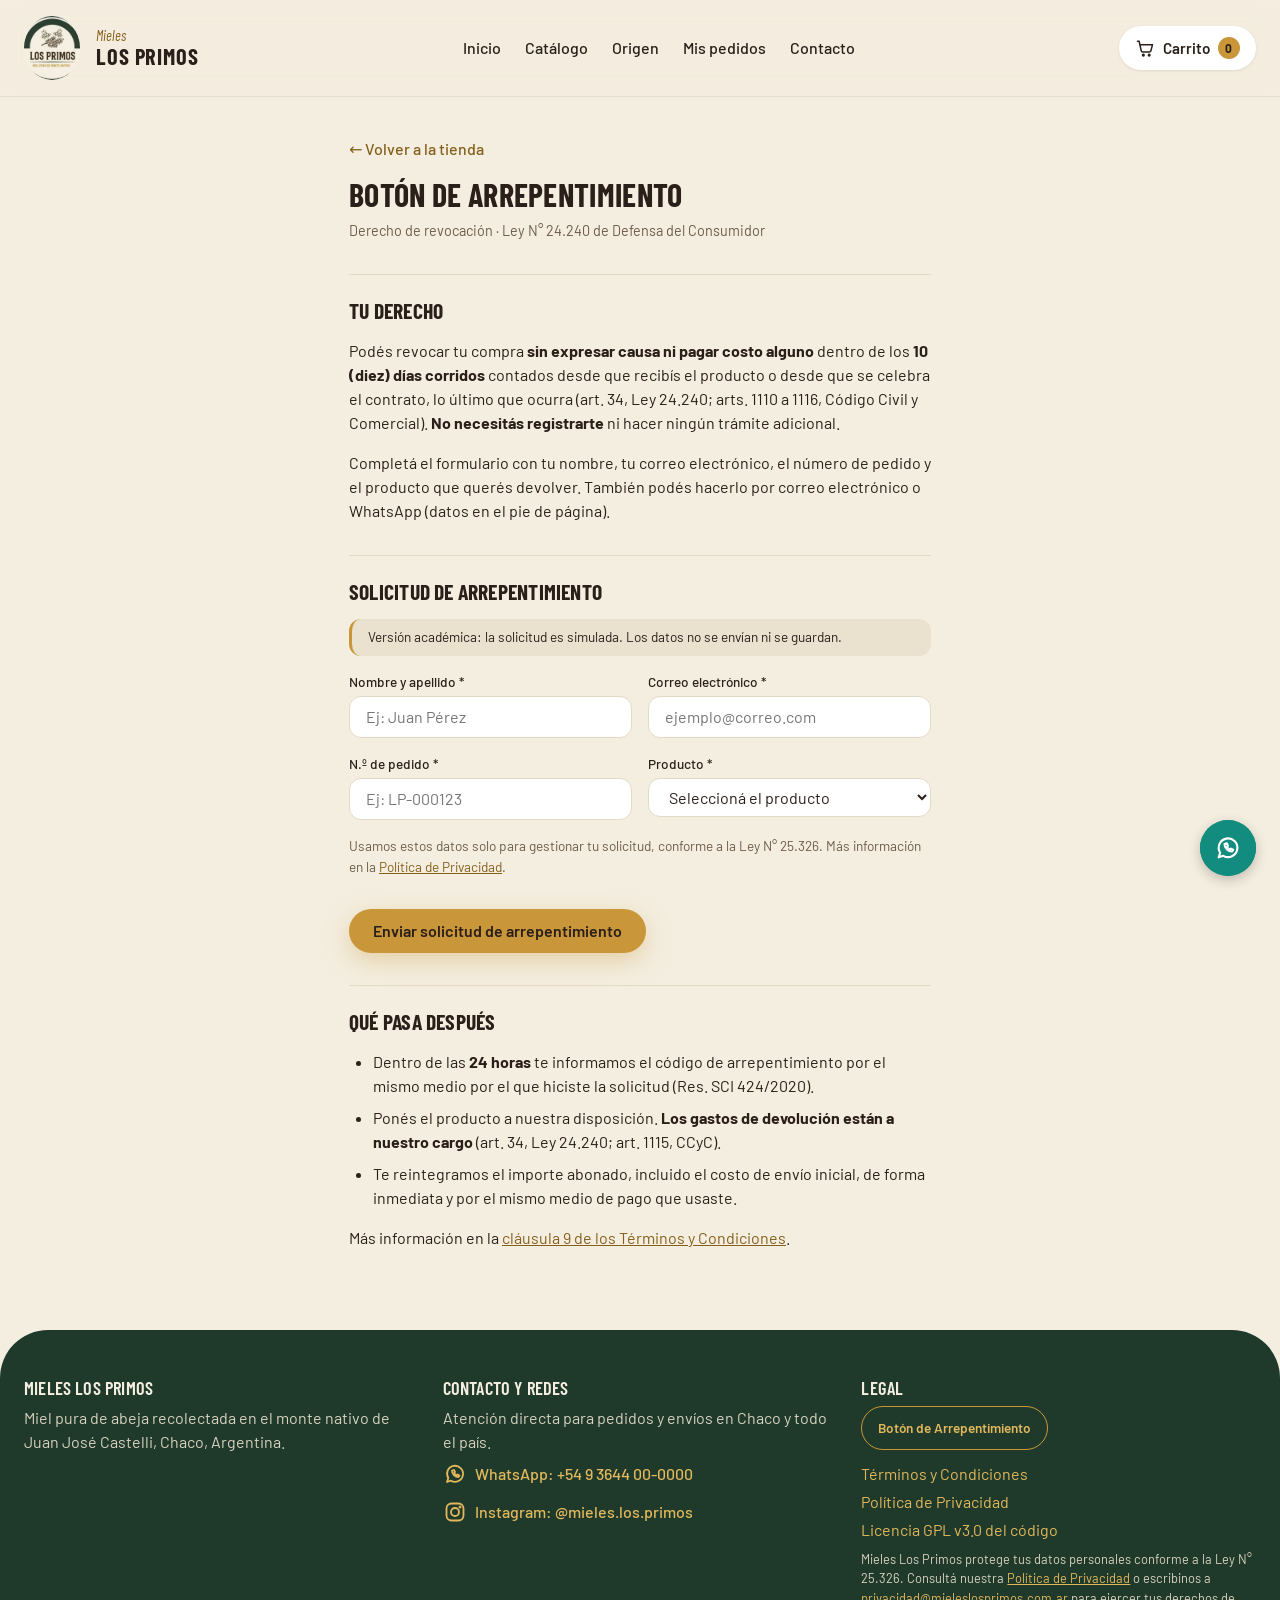
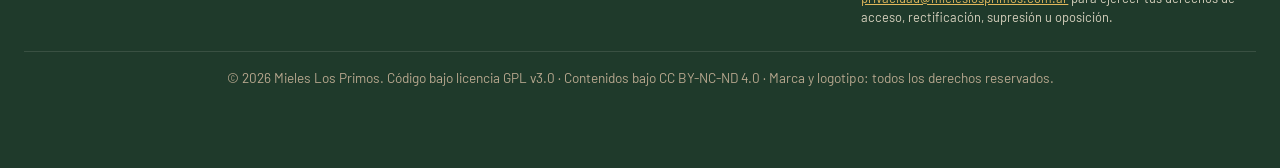
<file: arrepentimiento.html>
<!DOCTYPE html>
<html lang="es">
<head>
    <meta charset="UTF-8">
    <meta name="viewport" content="width=device-width, initial-scale=1.0">
    <title>Botón de Arrepentimiento - Mieles Los Primos</title>

    <!-- Fuentes: Barlow Condensed para títulos, Barlow para texto -->
    <link rel="preconnect" href="https://fonts.googleapis.com">
    <link rel="preconnect" href="https://fonts.gstatic.com" crossorigin>
    <link href="https://fonts.googleapis.com/css2?family=Barlow+Condensed:wght@500;600;700&family=Barlow:wght@400;500;600;700&display=swap" rel="stylesheet">

    <!-- Hoja de estilos -->
    <link rel="stylesheet" href="css/styles.css">

    <!-- Ícono de la pestaña (favicon) y de acceso directo en celulares -->
    <link rel="icon" type="image/png" sizes="32x32" href="img/favicon-32.png">
    <link rel="apple-touch-icon" href="img/apple-touch-icon.png">
</head>
<body>

    <!-- Encabezado: igual en todas las páginas. aria-current marca la página actual -->
    <header>
        <a href="index.html" class="header-logo">
            <img src="img/logo.webp" alt="" width="48" height="48">
            <span class="logo-texto">
                <span class="logo-marca">Mieles</span>
                <span class="logo-nombre">LOS PRIMOS</span>
            </span>
        </a>

        <nav>
            <ul>
                <li><a href="index.html">Inicio</a></li>
                <li><a href="catalogo.html">Catálogo</a></li>
                <li><a href="origen.html">Origen</a></li>
                <li><a href="pedidos.html">Mis pedidos</a></li>
                <li><a href="#contacto">Contacto</a></li>
            </ul>
        </nav>

        <div class="header-carrito">
            <a href="carrito.html" aria-label="Carrito: 0 productos">
                <!-- Changuito (SVG decorativo: el aria-label del link dice qué es) -->
                <svg class="carrito-icono" viewBox="0 0 24 24" aria-hidden="true">
                    <path d="M3 4h2l2.4 11.2a2 2 0 0 0 2 1.6h7.7a2 2 0 0 0 2-1.5L21 8H6.2"/>
                    <circle cx="10" cy="20.5" r="1"/>
                    <circle cx="17" cy="20.5" r="1"/>
                </svg>
                <span class="carrito-texto">Carrito</span>
                <span class="carrito-contador">0</span>
            </a>
        </div>
    </header>

    <main>
        <!-- Botón de Arrepentimiento (Ley 24.240 art. 34, CCyC arts. 1110 a 1116 y Res. SCI 424/2020).
             Texto tomado de los Términos y Condiciones redactados por Juana Molina (cláusula 9).
             Acceso directo, sin registro: se llega desde el inicio y desde el footer de todas las páginas. -->
        <article class="texto-legal" id="arrepentimiento">
            <a href="index.html" class="link-volver">&larr; Volver a la tienda</a>

            <h1>Botón de Arrepentimiento</h1>
            <p class="legal-fecha">Derecho de revocación · Ley N° 24.240 de Defensa del Consumidor</p>

            <section>
                <h2>Tu derecho</h2>
                <p>Podés revocar tu compra <strong>sin expresar causa ni pagar costo alguno</strong> dentro de los <strong>10 (diez) días corridos</strong> contados desde que recibís el producto o desde que se celebra el contrato, lo último que ocurra (art. 34, Ley 24.240; arts. 1110 a 1116, Código Civil y Comercial). <strong>No necesitás registrarte</strong> ni hacer ningún trámite adicional.</p>
                <p>Completá el formulario con tu nombre, tu correo electrónico, el número de pedido y el producto que querés devolver. También podés hacerlo por correo electrónico o WhatsApp (datos en el pie de página).</p>
            </section>

            <section>
                <h2>Solicitud de arrepentimiento</h2>

                <!-- Compra simulada: el formulario no envía ni guarda los datos (Anexo B, ítem 10) -->
                <p class="aviso-simulado">Versión académica: la solicitud es simulada. Los datos no se envían ni se guardan.</p>

                <!-- js/arrepentimiento.js atiende el envío: genera el código y muestra la confirmación.
                     Los campos son obligatorios (required): el navegador no deja enviar si falta alguno.
                     El N.º de pedido tiene el mismo formato que genera el checkout (LP- y 6 números):
                     pattern lo valida y title es el mensaje que muestra el navegador. -->
                <form class="form-arrepentimiento" id="form-arrepentimiento" action="#" method="post">
                    <div class="campos campos-2">
                        <div class="campo">
                            <label for="arr-nombre">Nombre y apellido *</label>
                            <input type="text" id="arr-nombre" name="nombre" placeholder="Ej: Juan Pérez" autocomplete="name" required>
                        </div>
                        <div class="campo">
                            <label for="arr-email">Correo electrónico *</label>
                            <input type="email" id="arr-email" name="email" placeholder="ejemplo@correo.com" autocomplete="email" required>
                        </div>
                        <div class="campo">
                            <label for="arr-pedido">N.º de pedido *</label>
                            <input type="text" id="arr-pedido" name="pedido" placeholder="Ej: LP-000123" maxlength="9" required
                                   pattern="[Ll][Pp]-[0-9]{6}" title="El formato es LP- seguido de 6 números (ej.: LP-000123)">
                        </div>
                        <div class="campo">
                            <label for="arr-producto">Producto *</label>
                            <!-- Las opciones de cada producto las agrega js/arrepentimiento.js desde data/productos.json -->
                            <select id="arr-producto" name="producto" required>
                                <option value="">Seleccioná el producto</option>
                                <option value="todos">Todos los productos del pedido</option>
                            </select>
                        </div>
                    </div>

                    <p class="bloque-nota">Usamos estos datos solo para gestionar tu solicitud, conforme a la Ley N° 25.326. Más información en la <a href="privacidad.html">Política de Privacidad</a>.</p>

                    <button type="submit" class="boton">Enviar solicitud de arrepentimiento</button>
                </form>

                <noscript>
                    <p class="bloque-nota">Para usar el formulario hay que activar JavaScript. También podés pedir la revocación por correo electrónico o WhatsApp (datos en el pie de página).</p>
                </noscript>

                <!-- Confirmación: se muestra al enviar el formulario. role="status" hace que
                     los lectores de pantalla la anuncien. -->
                <div class="arrepentimiento-confirmacion" id="arrepentimiento-confirmacion" role="status" hidden>
                    <h3 tabindex="-1">Recibimos tu solicitud</h3>
                    <p>Tu código de arrepentimiento es:</p>
                    <p class="arrepentimiento-codigo" id="arrepentimiento-codigo"></p>
                    <p id="arrepentimiento-mensaje"></p>
                </div>
            </section>

            <section>
                <h2>Qué pasa después</h2>
                <ul>
                    <li>Dentro de las <strong>24 horas</strong> te informamos el código de arrepentimiento por el mismo medio por el que hiciste la solicitud (Res. SCI 424/2020).</li>
                    <li>Ponés el producto a nuestra disposición. <strong>Los gastos de devolución están a nuestro cargo</strong> (art. 34, Ley 24.240; art. 1115, CCyC).</li>
                    <li>Te reintegramos el importe abonado, incluido el costo de envío inicial, de forma inmediata y por el mismo medio de pago que usaste.</li>
                </ul>
                <p>Más información en la <a href="terminos.html#clausula-9">cláusula 9 de los Términos y Condiciones</a>.</p>
            </section>
        </article>
    </main>

    <!-- Pie de Página (Footer). Es el mismo en todas las páginas:
         si se cambia, hay que cambiarlo en todos los archivos .html. -->
    <footer>
        <section class="footer-marca">
            <h2>Mieles Los Primos</h2>
            <p>Miel pura de abeja recolectada en el monte nativo de Juan José Castelli, Chaco, Argentina.</p>
        </section>

        <!-- DATOS DE EJEMPLO: reemplazar el número de WhatsApp por el real (Instagram: cuenta de la campaña del Sprint 3, @mieles.los.primos; la de la marca es @losprimos.miel) -->
        <section id="contacto">
            <h2>Contacto y redes</h2>
            <p>Atención directa para pedidos y envíos en Chaco y todo el país.</p>
            <ul class="footer-redes">
                <li>
                    <a href="https://wa.me/5493644000000" target="_blank" rel="noopener">
                        <!-- Globo de chat con teléfono (WhatsApp) -->
                        <svg class="red-icono" viewBox="0 0 24 24" aria-hidden="true">
                            <path d="M4 20l1.3-3.9A8 8 0 1 1 8 18.7z"/>
                            <path d="M9 8.5c0 3.5 3 6.5 6.5 6.5l1-1.5-2-1-1 .8a4.5 4.5 0 0 1-2.3-2.3l.8-1-1-2z"/>
                        </svg>
                        <span>WhatsApp: +54 9 3644 00-0000</span>
                    </a>
                </li>
                <li>
                    <a href="https://www.instagram.com/mieles.los.primos/" target="_blank" rel="noopener">
                        <!-- Cámara (Instagram) -->
                        <svg class="red-icono" viewBox="0 0 24 24" aria-hidden="true">
                            <rect x="3.5" y="3.5" width="17" height="17" rx="5"/>
                            <circle cx="12" cy="12" r="4"/>
                            <circle cx="17" cy="7" r="0.6"/>
                        </svg>
                        <span>Instagram: @mieles.los.primos</span>
                    </a>
                </li>
            </ul>
        </section>

        <section class="footer-legal">
            <h2>Legal</h2>
            <ul>
                <!-- Botón de Arrepentimiento (Ley 24.240 y Res. SCI 424/2020): destacado y de acceso directo -->
                <li><a href="arrepentimiento.html" class="boton boton-secundario boton-arrepentimiento" aria-current="page">Botón de Arrepentimiento</a></li>
                <li><a href="terminos.html">Términos y Condiciones</a></li>
                <li><a href="privacidad.html">Política de Privacidad</a></li>
                <li><a href="https://github.com/juanimol19/mieles-los-primos-web/blob/HEAD/LICENSE">Licencia GPL v3.0 del código</a></li>
            </ul>
            <p class="footer-leyenda">Mieles Los Primos protege tus datos personales conforme a la Ley N° 25.326. Consultá nuestra <a href="privacidad.html">Política de Privacidad</a> o escribinos a <a href="mailto:privacidad@mieleslosprimos.com.ar">privacidad@mieleslosprimos.com.ar</a> para ejercer tus derechos de acceso, rectificación, supresión u oposición.</p>
        </section>

        <p class="footer-copyright">&copy; 2026 Mieles Los Primos. Código bajo licencia GPL v3.0 · Contenidos bajo CC BY-NC-ND 4.0 · Marca y logotipo: todos los derechos reservados.</p>
    </footer>

    <!-- Botón flotante de WhatsApp: fijo abajo a la derecha, visible en todas las secciones.
         DATOS DE EJEMPLO: reemplazar el número por el real -->
    <a href="https://wa.me/5493644000000" class="whatsapp-flotante" target="_blank" rel="noopener" aria-label="Escribinos por WhatsApp">
        <svg viewBox="0 0 24 24" aria-hidden="true">
            <path d="M4 20l1.3-3.9A8 8 0 1 1 8 18.7z"/>
            <path d="M9 8.5c0 3.5 3 6.5 6.5 6.5l1-1.5-2-1-1 .8a4.5 4.5 0 0 1-2.3-2.3l.8-1-1-2z"/>
        </svg>
    </a>

    <!-- Carrito: contador del header y botones "Agregar al carrito" (JavaScript puro, ES module) -->
    <script type="module" src="js/carrito.js"></script>

    <!-- Formulario de arrepentimiento: lista de productos y código simulado (ES module) -->
    <script type="module" src="js/arrepentimiento.js"></script>

</body>
</html>
</file>
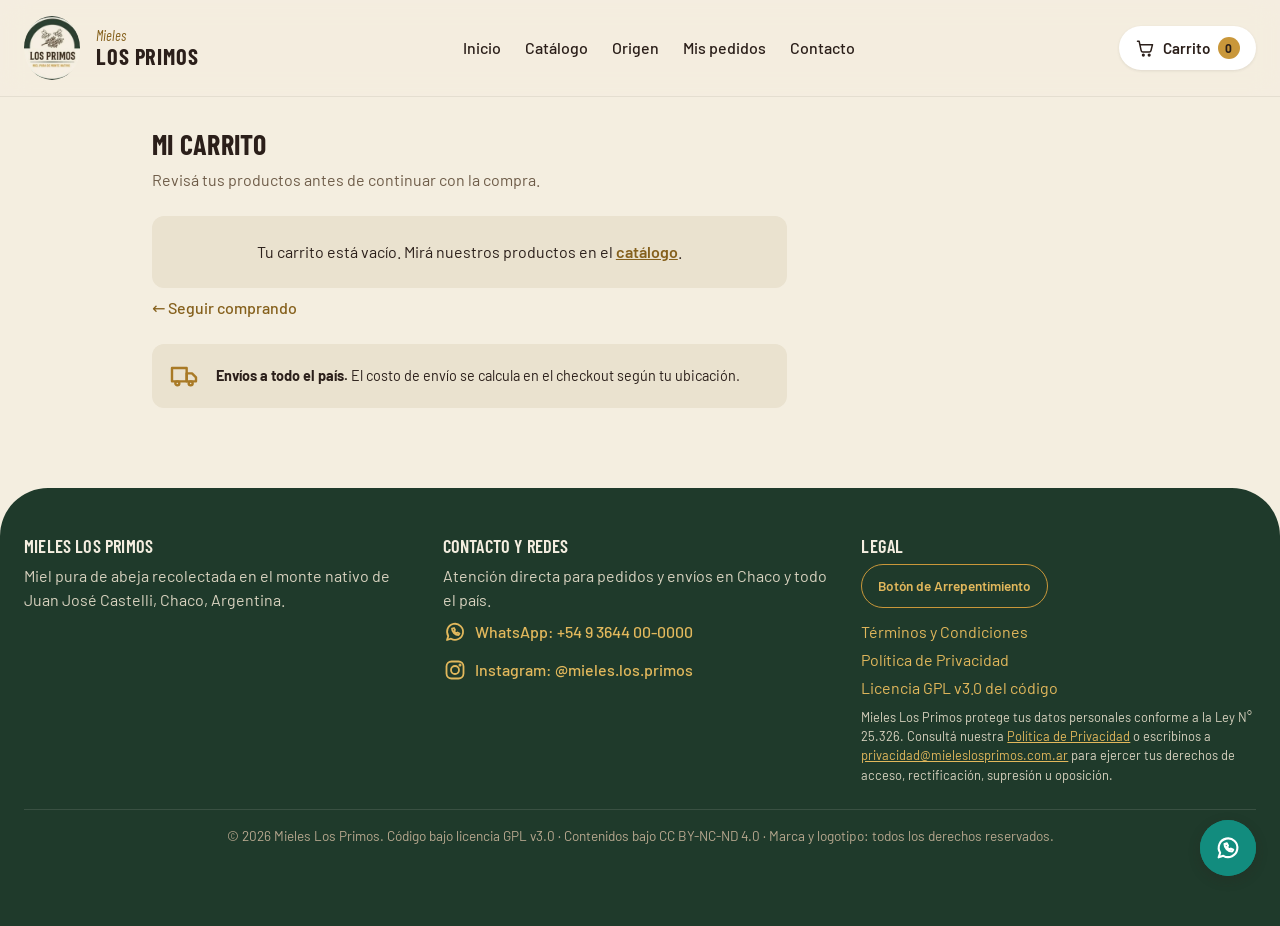
<file: carrito.html>
<!DOCTYPE html>
<html lang="es">
<head>
    <meta charset="UTF-8">
    <meta name="viewport" content="width=device-width, initial-scale=1.0">
    <title>Mi carrito - Mieles Los Primos</title>

    <!-- Fuentes: Barlow Condensed para títulos, Barlow para texto -->
    <link rel="preconnect" href="https://fonts.googleapis.com">
    <link rel="preconnect" href="https://fonts.gstatic.com" crossorigin>
    <link href="https://fonts.googleapis.com/css2?family=Barlow+Condensed:wght@500;600;700&family=Barlow:wght@400;500;600;700&display=swap" rel="stylesheet">

    <!-- Hoja de estilos -->
    <link rel="stylesheet" href="css/styles.css">

    <!-- Ícono de la pestaña (favicon) y de acceso directo en celulares -->
    <link rel="icon" type="image/png" sizes="32x32" href="img/favicon-32.png">
    <link rel="apple-touch-icon" href="img/apple-touch-icon.png">
</head>
<body>

    <!-- Encabezado: igual en todas las páginas. aria-current marca la página actual -->
    <header>
        <a href="index.html" class="header-logo">
            <img src="img/logo.webp" alt="" width="48" height="48">
            <span class="logo-texto">
                <span class="logo-marca">Mieles</span>
                <span class="logo-nombre">LOS PRIMOS</span>
            </span>
        </a>

        <nav>
            <ul>
                <li><a href="index.html">Inicio</a></li>
                <li><a href="catalogo.html">Catálogo</a></li>
                <li><a href="origen.html">Origen</a></li>
                <li><a href="pedidos.html">Mis pedidos</a></li>
                <li><a href="#contacto">Contacto</a></li>
            </ul>
        </nav>

        <div class="header-carrito">
            <a href="carrito.html" aria-label="Carrito: 0 productos" aria-current="page">
                <!-- Changuito (SVG decorativo: el aria-label del link dice qué es) -->
                <svg class="carrito-icono" viewBox="0 0 24 24" aria-hidden="true">
                    <path d="M3 4h2l2.4 11.2a2 2 0 0 0 2 1.6h7.7a2 2 0 0 0 2-1.5L21 8H6.2"/>
                    <circle cx="10" cy="20.5" r="1"/>
                    <circle cx="17" cy="20.5" r="1"/>
                </svg>
                <span class="carrito-texto">Carrito</span>
                <span class="carrito-contador">0</span>
            </a>
        </div>
    </header>

    <main>
        <!-- CARRITO DE COMPRAS -->
        <section id="carrito">
            <div class="carrito-encabezado">
                <h1>Mi carrito</h1>
                <p class="subtitulo">Revisá tus productos antes de continuar con la compra.</p>
            </div>

            <!-- Tabla de Detalle del Carrito.
                 data-label: en móvil cada celda muestra su título con CSS (td::before) -->
            <div class="carrito-items">
                <table class="carrito-tabla">
                    <thead>
                        <tr>
                            <th scope="col">Producto</th>
                            <th scope="col">Precio unitario</th>
                            <th scope="col">Cantidad</th>
                            <th scope="col">Subtotal</th>
                            <th scope="col">Acción</th>
                        </tr>
                    </thead>
                    <!-- Las filas las arma js/carrito.js con los productos guardados -->
                    <tbody id="carrito-lista"></tbody>
                </table>

                <!-- Aviso de carrito vacío (js/carrito.js lo muestra u oculta) -->
                <p id="carrito-vacio" class="carrito-vacio" hidden>Tu carrito está vacío. Mirá nuestros productos en el <a href="catalogo.html">catálogo</a>.</p>

                <a href="catalogo.html" class="link-volver">&larr; Seguir comprando</a>
            </div>

            <!-- Resumen del Pedido -->
            <aside class="carrito-resumen tarjeta">
                <h2>Resumen del pedido</h2>
                <p class="resumen-fila"><span id="resumen-unidades">Subtotal</span> <span id="resumen-subtotal">$0</span></p>
                <p class="resumen-fila"><span>Envío</span> <span>A calcular</span></p>
                <p class="resumen-fila resumen-total"><span>Total</span> <span id="resumen-total">$0</span></p>
                <a href="checkout.html" class="boton">Continuar al checkout &rarr;</a>
            </aside>

            <!-- Aviso de envíos (el ícono es decorativo) -->
            <div class="carrito-aviso">
                <svg class="aviso-icono" viewBox="0 0 24 24" aria-hidden="true">
                    <path d="M3 6h11v10H3z"/>
                    <path d="M14 10h4l3 3v3h-7z"/>
                    <circle cx="7" cy="17.5" r="1.5"/>
                    <circle cx="17" cy="17.5" r="1.5"/>
                </svg>
                <p><strong>Envíos a todo el país.</strong> El costo de envío se calcula en el checkout según tu ubicación.</p>
            </div>
        </section>
    </main>

    <!-- Pie de Página (Footer). Es el mismo en todas las páginas:
         si se cambia, hay que cambiarlo en todos los archivos .html. -->
    <footer>
        <section class="footer-marca">
            <h2>Mieles Los Primos</h2>
            <p>Miel pura de abeja recolectada en el monte nativo de Juan José Castelli, Chaco, Argentina.</p>
        </section>

        <!-- DATOS DE EJEMPLO: reemplazar el número de WhatsApp por el real (Instagram: cuenta de la campaña del Sprint 3, @mieles.los.primos; la de la marca es @losprimos.miel) -->
        <section id="contacto">
            <h2>Contacto y redes</h2>
            <p>Atención directa para pedidos y envíos en Chaco y todo el país.</p>
            <ul class="footer-redes">
                <li>
                    <a href="https://wa.me/5493644000000" target="_blank" rel="noopener">
                        <!-- Globo de chat con teléfono (WhatsApp) -->
                        <svg class="red-icono" viewBox="0 0 24 24" aria-hidden="true">
                            <path d="M4 20l1.3-3.9A8 8 0 1 1 8 18.7z"/>
                            <path d="M9 8.5c0 3.5 3 6.5 6.5 6.5l1-1.5-2-1-1 .8a4.5 4.5 0 0 1-2.3-2.3l.8-1-1-2z"/>
                        </svg>
                        <span>WhatsApp: +54 9 3644 00-0000</span>
                    </a>
                </li>
                <li>
                    <a href="https://www.instagram.com/mieles.los.primos/" target="_blank" rel="noopener">
                        <!-- Cámara (Instagram) -->
                        <svg class="red-icono" viewBox="0 0 24 24" aria-hidden="true">
                            <rect x="3.5" y="3.5" width="17" height="17" rx="5"/>
                            <circle cx="12" cy="12" r="4"/>
                            <circle cx="17" cy="7" r="0.6"/>
                        </svg>
                        <span>Instagram: @mieles.los.primos</span>
                    </a>
                </li>
            </ul>
        </section>

        <section class="footer-legal">
            <h2>Legal</h2>
            <ul>
                <!-- Botón de Arrepentimiento (Ley 24.240 y Res. SCI 424/2020): destacado y de acceso directo -->
                <li><a href="arrepentimiento.html" class="boton boton-secundario boton-arrepentimiento">Botón de Arrepentimiento</a></li>
                <li><a href="terminos.html">Términos y Condiciones</a></li>
                <li><a href="privacidad.html">Política de Privacidad</a></li>
                <li><a href="https://github.com/juanimol19/mieles-los-primos-web/blob/HEAD/LICENSE">Licencia GPL v3.0 del código</a></li>
            </ul>
            <p class="footer-leyenda">Mieles Los Primos protege tus datos personales conforme a la Ley N° 25.326. Consultá nuestra <a href="privacidad.html">Política de Privacidad</a> o escribinos a <a href="mailto:privacidad@mieleslosprimos.com.ar">privacidad@mieleslosprimos.com.ar</a> para ejercer tus derechos de acceso, rectificación, supresión u oposición.</p>
        </section>

        <p class="footer-copyright">&copy; 2026 Mieles Los Primos. Código bajo licencia GPL v3.0 · Contenidos bajo CC BY-NC-ND 4.0 · Marca y logotipo: todos los derechos reservados.</p>
    </footer>

    <!-- Botón flotante de WhatsApp: fijo abajo a la derecha, visible en todas las secciones.
         DATOS DE EJEMPLO: reemplazar el número por el real -->
    <a href="https://wa.me/5493644000000" class="whatsapp-flotante" target="_blank" rel="noopener" aria-label="Escribinos por WhatsApp">
        <svg viewBox="0 0 24 24" aria-hidden="true">
            <path d="M4 20l1.3-3.9A8 8 0 1 1 8 18.7z"/>
            <path d="M9 8.5c0 3.5 3 6.5 6.5 6.5l1-1.5-2-1-1 .8a4.5 4.5 0 0 1-2.3-2.3l.8-1-1-2z"/>
        </svg>
    </a>

    <!-- Carrito: contador del header y botones "Agregar al carrito" (JavaScript puro, ES module) -->
    <script type="module" src="js/carrito.js"></script>

</body>
</html>
</file>
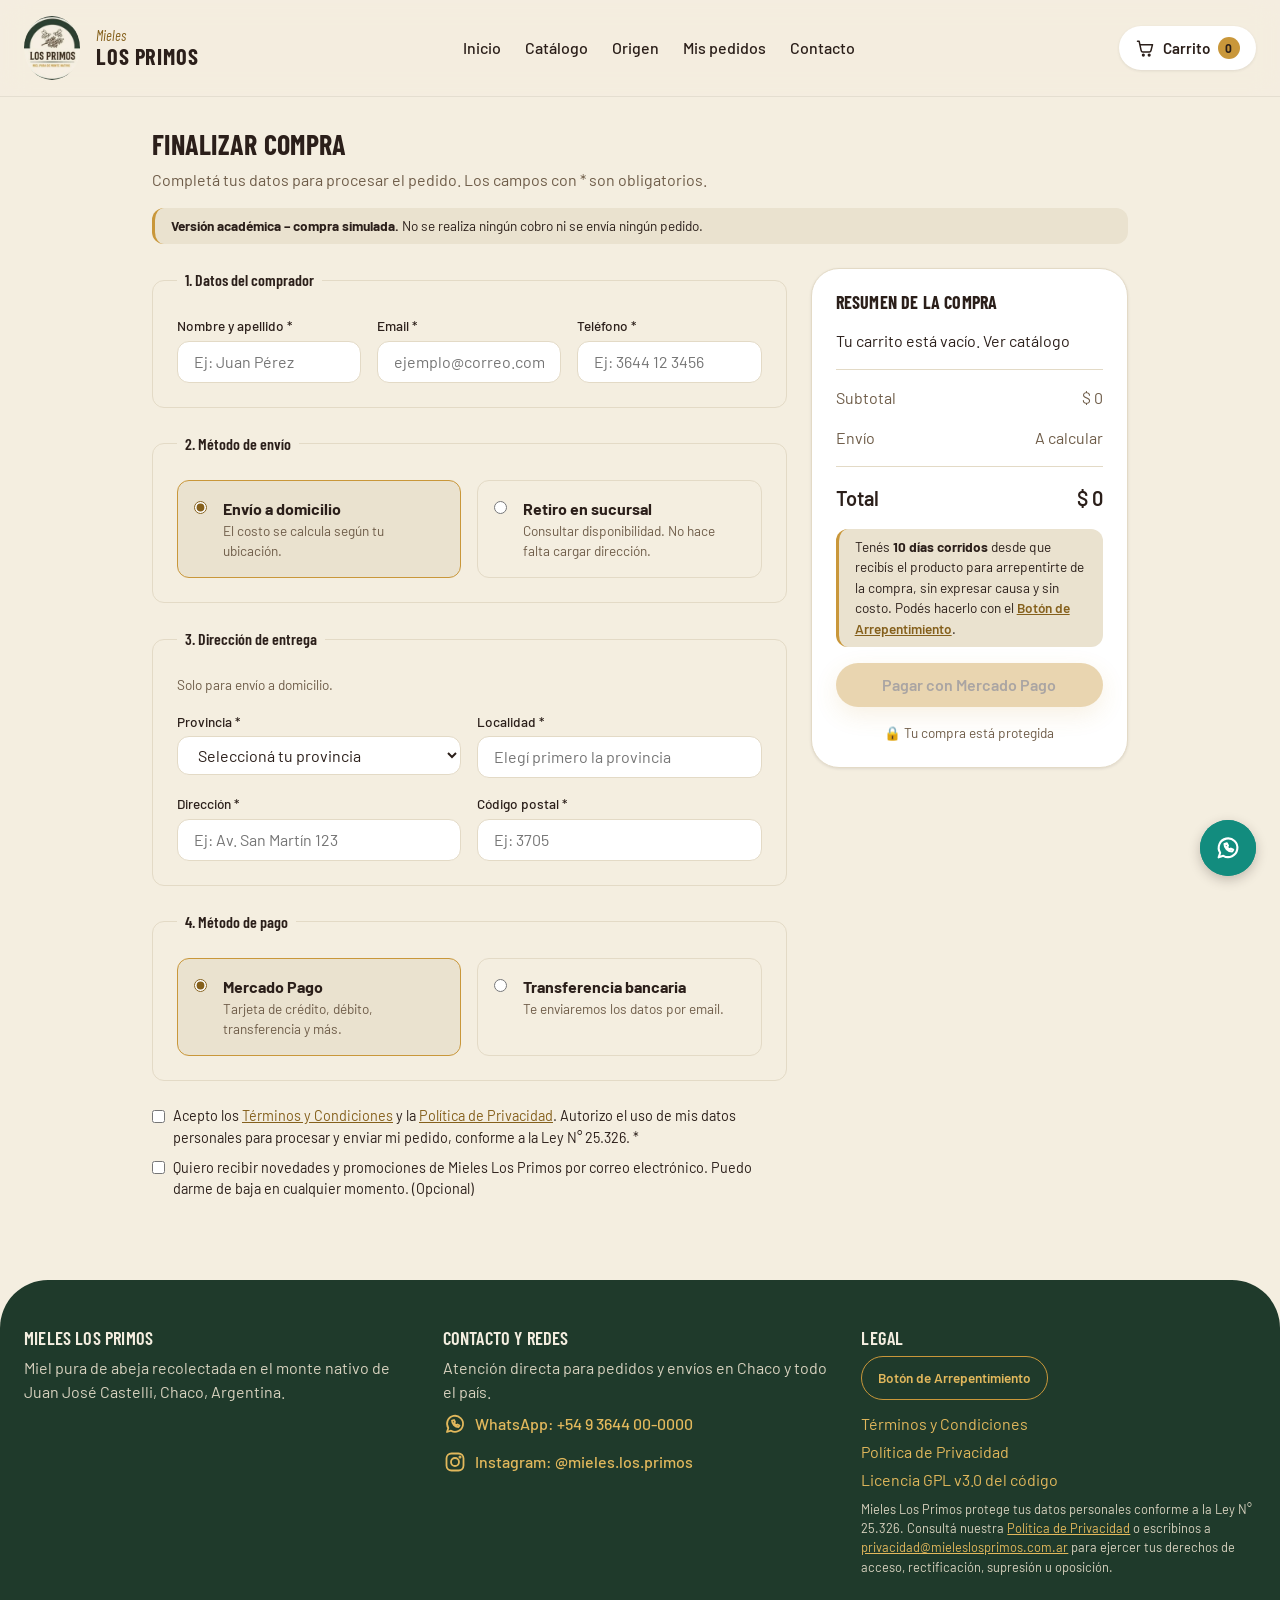
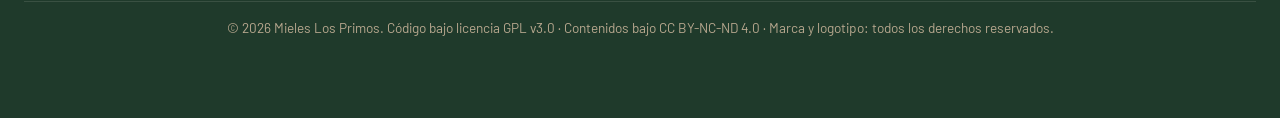
<file: checkout.html>
<!DOCTYPE html>
<html lang="es">
<head>
    <meta charset="UTF-8">
    <meta name="viewport" content="width=device-width, initial-scale=1.0">
    <title>Finalizar compra - Mieles Los Primos</title>

    <!-- Fuentes: Barlow Condensed para títulos, Barlow para texto -->
    <link rel="preconnect" href="https://fonts.googleapis.com">
    <link rel="preconnect" href="https://fonts.gstatic.com" crossorigin>
    <link href="https://fonts.googleapis.com/css2?family=Barlow+Condensed:wght@500;600;700&family=Barlow:wght@400;500;600;700&display=swap" rel="stylesheet">

    <!-- Hoja de estilos -->
    <link rel="stylesheet" href="css/styles.css">

    <!-- Ícono de la pestaña (favicon) y de acceso directo en celulares -->
    <link rel="icon" type="image/png" sizes="32x32" href="img/favicon-32.png">
    <link rel="apple-touch-icon" href="img/apple-touch-icon.png">
</head>
<body>

    <!-- Encabezado: igual en todas las páginas. aria-current marca la página actual -->
    <header>
        <a href="index.html" class="header-logo">
            <img src="img/logo.webp" alt="" width="48" height="48">
            <span class="logo-texto">
                <span class="logo-marca">Mieles</span>
                <span class="logo-nombre">LOS PRIMOS</span>
            </span>
        </a>

        <nav>
            <ul>
                <li><a href="index.html">Inicio</a></li>
                <li><a href="catalogo.html">Catálogo</a></li>
                <li><a href="origen.html">Origen</a></li>
                <li><a href="pedidos.html">Mis pedidos</a></li>
                <li><a href="#contacto">Contacto</a></li>
            </ul>
        </nav>

        <div class="header-carrito">
            <a href="carrito.html" aria-label="Carrito: 0 productos">
                <!-- Changuito (SVG decorativo: el aria-label del link dice qué es) -->
                <svg class="carrito-icono" viewBox="0 0 24 24" aria-hidden="true">
                    <path d="M3 4h2l2.4 11.2a2 2 0 0 0 2 1.6h7.7a2 2 0 0 0 2-1.5L21 8H6.2"/>
                    <circle cx="10" cy="20.5" r="1"/>
                    <circle cx="17" cy="20.5" r="1"/>
                </svg>
                <span class="carrito-texto">Carrito</span>
                <span class="carrito-contador">0</span>
            </a>
        </div>
    </header>

    <main>
        <!-- CHECKOUT / FINALIZAR COMPRA -->
        <section id="checkout">
            <h1>Finalizar compra</h1>
            <p class="subtitulo">Completá tus datos para procesar el pedido. Los campos con * son obligatorios.</p>

            <!-- Carácter simulado de la compra (Anexo B de los Términos y Condiciones, ítem 10) -->
            <p class="aviso-simulado"><strong>Versión académica – compra simulada.</strong> No se realiza ningún cobro ni se envía ningún pedido.</p>

            <!-- js/checkout.js valida los datos al enviar y muestra la confirmación simulada -->
            <form action="#" method="post" class="checkout-form" id="form-checkout">

                <div class="checkout-bloques">
                    <!-- 1. Datos del comprador -->
                    <fieldset>
                        <legend>Datos del comprador</legend>
                        <div class="campos campos-3">
                            <div class="campo">
                                <label for="nombre">Nombre y apellido *</label>
                                <input type="text" id="nombre" name="nombre" placeholder="Ej: Juan Pérez" autocomplete="name" required>
                            </div>
                            <div class="campo">
                                <label for="email">Email *</label>
                                <input type="email" id="email" name="email" placeholder="ejemplo@correo.com" autocomplete="email" required>
                            </div>
                            <div class="campo">
                                <label for="telefono">Teléfono *</label>
                                <!-- type="tel" no valida el formato por sí solo: pattern acepta de 8 a 20 caracteres
                                     entre números, espacios, +, guiones y paréntesis -->
                                <input type="tel" id="telefono" name="telefono" placeholder="Ej: 3644 12 3456" autocomplete="tel" required
                                       pattern="[0-9 +\(\)\-]{8,20}" title="Solo números, espacios, +, guiones o paréntesis (entre 8 y 20 caracteres)">
                            </div>
                        </div>
                    </fieldset>

                    <!-- 2. Método de envío: va antes de la dirección porque
                         la dirección solo se pide si se elige envío a domicilio -->
                    <fieldset>
                        <legend>Método de envío</legend>
                        <div class="opciones">
                            <div class="opcion">
                                <input type="radio" id="envio-domicilio" name="envio" value="domicilio" checked>
                                <label for="envio-domicilio">
                                    <strong>Envío a domicilio</strong>
                                    <span>El costo se calcula según tu ubicación.</span>
                                </label>
                            </div>
                            <div class="opcion">
                                <input type="radio" id="retiro-sucursal" name="envio" value="retiro">
                                <label for="retiro-sucursal">
                                    <strong>Retiro en sucursal</strong>
                                    <span>Consultar disponibilidad. No hace falta cargar dirección.</span>
                                </label>
                            </div>
                        </div>
                    </fieldset>

                    <!-- 3. Dirección de entrega: se oculta con CSS (:has) si se
                         elige retiro en sucursal. No lleva "required" porque un campo
                         oculto y obligatorio bloquearía el envío del formulario;
                         la validación condicional la hace js/checkout.js. -->
                    <fieldset class="bloque-direccion">
                        <legend>Dirección de entrega</legend>
                        <p class="bloque-nota">Solo para envío a domicilio.</p>
                        <div class="campos campos-2">
                            <div class="campo">
                                <label for="provincia">Provincia *</label>
                                <select id="provincia" name="provincia" autocomplete="address-level1">
                                    <option value="">Seleccioná tu provincia</option>
                                    <option value="buenos-aires">Buenos Aires</option>
                                    <option value="caba">Ciudad Autónoma de Buenos Aires</option>
                                    <option value="catamarca">Catamarca</option>
                                    <option value="chaco">Chaco</option>
                                    <option value="chubut">Chubut</option>
                                    <option value="cordoba">Córdoba</option>
                                    <option value="corrientes">Corrientes</option>
                                    <option value="entre-rios">Entre Ríos</option>
                                    <option value="formosa">Formosa</option>
                                    <option value="jujuy">Jujuy</option>
                                    <option value="la-pampa">La Pampa</option>
                                    <option value="la-rioja">La Rioja</option>
                                    <option value="mendoza">Mendoza</option>
                                    <option value="misiones">Misiones</option>
                                    <option value="neuquen">Neuquén</option>
                                    <option value="rio-negro">Río Negro</option>
                                    <option value="salta">Salta</option>
                                    <option value="san-juan">San Juan</option>
                                    <option value="san-luis">San Luis</option>
                                    <option value="santa-cruz">Santa Cruz</option>
                                    <option value="santa-fe">Santa Fe</option>
                                    <option value="santiago-del-estero">Santiago del Estero</option>
                                    <option value="tierra-del-fuego">Tierra del Fuego</option>
                                    <option value="tucuman">Tucumán</option>
                                </select>
                            </div>
                            <div class="campo">
                                <label for="localidad">Localidad *</label>
                                <!-- Al elegir la provincia, js/checkout.js carga sus localidades en el datalist:
                                     aparecen como sugerencias, pero también se puede escribir otra -->
                                <input type="text" id="localidad" name="localidad" list="lista-localidades" placeholder="Elegí primero la provincia" autocomplete="address-level2">
                                <datalist id="lista-localidades"></datalist>
                            </div>
                            <div class="campo">
                                <label for="direccion">Dirección *</label>
                                <input type="text" id="direccion" name="direccion" placeholder="Ej: Av. San Martín 123" autocomplete="street-address">
                            </div>
                            <div class="campo">
                                <label for="cp">Código postal *</label>
                                <!-- Código postal argentino: 4 números (3705) o CPA de 8 caracteres (H3705ABC) -->
                                <input type="text" id="cp" name="cp" placeholder="Ej: 3705" autocomplete="postal-code" maxlength="8"
                                       pattern="[0-9]{4}|[A-Za-z][0-9]{4}[A-Za-z]{3}" title="4 números (ej.: 3705) o el CPA completo (ej.: H3705ABC)">
                            </div>
                        </div>
                    </fieldset>

                    <!-- 4. Método de pago -->
                    <fieldset>
                        <legend>Método de pago</legend>
                        <div class="opciones">
                            <div class="opcion">
                                <input type="radio" id="pago-mp" name="pago" value="mercadopago" checked>
                                <label for="pago-mp">
                                    <strong>Mercado Pago</strong>
                                    <span>Tarjeta de crédito, débito, transferencia y más.</span>
                                </label>
                            </div>
                            <div class="opcion">
                                <input type="radio" id="pago-transferencia" name="pago" value="transferencia">
                                <label for="pago-transferencia">
                                    <strong>Transferencia bancaria</strong>
                                    <span>Te enviaremos los datos por email.</span>
                                </label>
                            </div>
                        </div>
                    </fieldset>

                    <!-- Consentimiento: aceptación expresa del contrato (Anexo B, ítem 2) y de la
                         Política de Privacidad (Ley 25.326). Ninguna casilla viene marcada por defecto:
                         el consentimiento tiene que ser una acción expresa del usuario.
                         js/checkout.js no deja confirmar la compra si la primera no está tildada.
                         Los links abren en otra pestaña para no perder lo cargado en el formulario.
                         terminos.html se crea en la issue #66. -->
                    <div class="consentimientos">
                        <div class="casilla">
                            <input type="checkbox" id="acepto-terminos" name="acepto_terminos" required>
                            <label for="acepto-terminos">
                                Acepto los <a href="terminos.html" target="_blank" rel="noopener">Términos y Condiciones</a> y la <a href="privacidad.html" target="_blank" rel="noopener">Política de Privacidad</a>. Autorizo el uso de mis datos personales para procesar y enviar mi pedido, conforme a la Ley N° 25.326. *
                            </label>
                        </div>
                        <div class="casilla">
                            <input type="checkbox" id="acepto-promociones" name="acepto_promociones">
                            <label for="acepto-promociones">
                                Quiero recibir novedades y promociones de Mieles Los Primos por correo electrónico. Puedo darme de baja en cualquier momento. (Opcional)
                            </label>
                        </div>
                    </div>
                </div>

                <!-- Resumen Lateral de la Compra -->
                <aside class="checkout-resumen tarjeta">
                    <h2>Resumen de la compra</h2>
                    <!-- Los productos los arma js/carrito.js con lo guardado en el carrito -->
                    <ul class="resumen-items" id="checkout-items"></ul>
                    <p class="resumen-fila"><span>Subtotal</span> <span id="checkout-subtotal">$0</span></p>
                    <p class="resumen-fila"><span>Envío</span> <span>A calcular</span></p>
                    <p class="resumen-fila resumen-total"><span>Total</span> <span id="checkout-total">$0</span></p>

                    <!-- Aviso del derecho de arrepentimiento (Ley 24.240 art. 34; CCyC art. 1111).
                         El link abre en otra pestaña para no perder lo cargado en el formulario. -->
                    <p class="leyenda-arrepentimiento">
                        Tenés <strong>10 días corridos</strong> desde que recibís el producto para arrepentirte de la compra, sin expresar causa y sin costo. Podés hacerlo con el <a href="arrepentimiento.html" target="_blank" rel="noopener">Botón de Arrepentimiento</a>.
                    </p>

                    <button type="submit" class="boton">Pagar con Mercado Pago</button>
                    <p class="resumen-seguro"><span aria-hidden="true">🔒</span> Tu compra está protegida</p>
                </aside>

            </form>
        </section>

        <!-- CONFIRMACIÓN SIMULADA: constancia de compra (Anexo B, ítems 5, 7 y 10).
             Queda oculta (hidden) hasta que js/checkout.js valida el formulario;
             ahí se oculta el checkout y se completa con los datos del pedido. -->
        <section class="checkout-confirmacion" id="checkout-confirmacion" hidden>
            <h1 tabindex="-1">¡Gracias por tu compra!</h1>
            <p class="aviso-simulado"><strong>Versión académica – compra simulada.</strong> No se realizó ningún cobro ni se va a enviar el pedido.</p>

            <div class="tarjeta confirmacion-tarjeta">
                <p class="confirmacion-etiqueta">Número de pedido</p>
                <p class="confirmacion-numero" id="confirmacion-numero"></p>
                <p class="confirmacion-nota">Guardalo: lo vas a necesitar para cualquier consulta y para usar el Botón de Arrepentimiento.</p>

                <!-- Seguimiento del pedido (simulado): línea de tiempo horizontal con
                     4 etapas. La abeja vuela hasta la etapa actual. js/checkout.js
                     escribe los textos según el tipo de entrega y avanza las etapas. -->
                <section class="seguimiento" aria-labelledby="seguimiento-titulo">
                    <h2 id="seguimiento-titulo">Seguimiento del pedido</h2>
                    <div class="seguimiento-pista">
                        <!-- Abeja decorativa (el estado se lee en el texto de abajo) -->
                        <svg class="seguimiento-abeja" viewBox="0 0 44 34" aria-hidden="true">
                            <ellipse class="ala ala-atras" cx="19" cy="9" rx="6" ry="8.5" fill="#FFFFFF" fill-opacity="0.75" stroke="#2B1F1A" stroke-width="1.2"/>
                            <ellipse class="ala" cx="25" cy="10" rx="5.5" ry="8" fill="#FFFFFF" fill-opacity="0.85" stroke="#2B1F1A" stroke-width="1.2"/>
                            <path d="M8 21l-5 1.5 5 1.5z" fill="#2B1F1A"/>
                            <ellipse cx="20" cy="22" rx="12" ry="8" fill="#E2B85C" stroke="#2B1F1A" stroke-width="1.6"/>
                            <path d="M16 14.6q-2 7.4 0 14.8M22 14q-2 8 0 16" fill="none" stroke="#2B1F1A" stroke-width="3"/>
                            <circle cx="33.5" cy="20.5" r="5" fill="#2B1F1A"/>
                            <circle cx="35" cy="19.2" r="1.1" fill="#FFFFFF"/>
                        </svg>
                        <ol class="seguimiento-etapas" id="seguimiento-etapas">
                            <li><span class="seguimiento-punto" aria-hidden="true"></span><span class="seguimiento-texto"></span></li>
                            <li><span class="seguimiento-punto" aria-hidden="true"></span><span class="seguimiento-texto"></span></li>
                            <li><span class="seguimiento-punto" aria-hidden="true"></span><span class="seguimiento-texto"></span></li>
                            <li><span class="seguimiento-punto" aria-hidden="true"></span><span class="seguimiento-texto"></span></li>
                        </ol>
                    </div>
                    <!-- aria-live: el lector de pantalla anuncia cada cambio de estado -->
                    <p class="seguimiento-estado" id="seguimiento-estado" aria-live="polite"></p>
                    <p class="seguimiento-nota">Simulación: en la tienda real, el estado se actualizaría a medida que avanza el envío.</p>
                </section>

                <h2>Detalle del pedido</h2>
                <ul class="resumen-items" id="confirmacion-items"></ul>
                <p class="resumen-fila"><span>Subtotal</span> <span id="confirmacion-subtotal"></span></p>
                <p class="resumen-fila"><span>Envío</span> <span id="confirmacion-costo-envio"></span></p>
                <p class="resumen-fila resumen-total"><span>Total</span> <span id="confirmacion-total"></span></p>

                <h2>Datos de la compra</h2>
                <dl class="confirmacion-datos">
                    <dt>Fecha</dt>
                    <dd id="confirmacion-fecha"></dd>
                    <dt>Comprador</dt>
                    <dd id="confirmacion-comprador"></dd>
                    <dt>Entrega</dt>
                    <dd id="confirmacion-entrega"></dd>
                    <dt>Pago</dt>
                    <dd id="confirmacion-pago"></dd>
                </dl>

                <!-- Aviso del derecho de arrepentimiento también en la confirmación (Anexo B, ítem 5) -->
                <p class="leyenda-arrepentimiento">
                    Tenés <strong>10 días corridos</strong> desde que recibís el producto para arrepentirte de la compra, sin expresar causa y sin costo. Podés hacerlo con el <a href="arrepentimiento.html">Botón de Arrepentimiento</a>, usando tu número de pedido.
                </p>

                <!-- Botón de Arrepentimiento también al final de la compra: js/checkout.js
                     le agrega el número de pedido al link, así el formulario ya lo trae cargado -->
                <div class="confirmacion-acciones">
                    <a href="arrepentimiento.html" class="boton boton-secundario boton-arrepentimiento" id="confirmacion-arrepentimiento">Botón de Arrepentimiento</a>
                    <a href="pedidos.html" class="boton boton-secundario">Ver mis pedidos</a>
                    <a href="catalogo.html" class="boton">Seguir comprando</a>
                </div>
            </div>
        </section>
    </main>

    <!-- Pie de Página (Footer). Es el mismo en todas las páginas:
         si se cambia, hay que cambiarlo en todos los archivos .html. -->
    <footer>
        <section class="footer-marca">
            <h2>Mieles Los Primos</h2>
            <p>Miel pura de abeja recolectada en el monte nativo de Juan José Castelli, Chaco, Argentina.</p>
        </section>

        <!-- DATOS DE EJEMPLO: reemplazar el número de WhatsApp por el real (Instagram: cuenta de la campaña del Sprint 3, @mieles.los.primos; la de la marca es @losprimos.miel) -->
        <section id="contacto">
            <h2>Contacto y redes</h2>
            <p>Atención directa para pedidos y envíos en Chaco y todo el país.</p>
            <ul class="footer-redes">
                <li>
                    <a href="https://wa.me/5493644000000" target="_blank" rel="noopener">
                        <!-- Globo de chat con teléfono (WhatsApp) -->
                        <svg class="red-icono" viewBox="0 0 24 24" aria-hidden="true">
                            <path d="M4 20l1.3-3.9A8 8 0 1 1 8 18.7z"/>
                            <path d="M9 8.5c0 3.5 3 6.5 6.5 6.5l1-1.5-2-1-1 .8a4.5 4.5 0 0 1-2.3-2.3l.8-1-1-2z"/>
                        </svg>
                        <span>WhatsApp: +54 9 3644 00-0000</span>
                    </a>
                </li>
                <li>
                    <a href="https://www.instagram.com/mieles.los.primos/" target="_blank" rel="noopener">
                        <!-- Cámara (Instagram) -->
                        <svg class="red-icono" viewBox="0 0 24 24" aria-hidden="true">
                            <rect x="3.5" y="3.5" width="17" height="17" rx="5"/>
                            <circle cx="12" cy="12" r="4"/>
                            <circle cx="17" cy="7" r="0.6"/>
                        </svg>
                        <span>Instagram: @mieles.los.primos</span>
                    </a>
                </li>
            </ul>
        </section>

        <section class="footer-legal">
            <h2>Legal</h2>
            <ul>
                <!-- Botón de Arrepentimiento (Ley 24.240 y Res. SCI 424/2020): destacado y de acceso directo -->
                <li><a href="arrepentimiento.html" class="boton boton-secundario boton-arrepentimiento">Botón de Arrepentimiento</a></li>
                <li><a href="terminos.html">Términos y Condiciones</a></li>
                <li><a href="privacidad.html">Política de Privacidad</a></li>
                <li><a href="https://github.com/juanimol19/mieles-los-primos-web/blob/HEAD/LICENSE">Licencia GPL v3.0 del código</a></li>
            </ul>
            <p class="footer-leyenda">Mieles Los Primos protege tus datos personales conforme a la Ley N° 25.326. Consultá nuestra <a href="privacidad.html">Política de Privacidad</a> o escribinos a <a href="mailto:privacidad@mieleslosprimos.com.ar">privacidad@mieleslosprimos.com.ar</a> para ejercer tus derechos de acceso, rectificación, supresión u oposición.</p>
        </section>

        <p class="footer-copyright">&copy; 2026 Mieles Los Primos. Código bajo licencia GPL v3.0 · Contenidos bajo CC BY-NC-ND 4.0 · Marca y logotipo: todos los derechos reservados.</p>
    </footer>

    <!-- Botón flotante de WhatsApp: fijo abajo a la derecha, visible en todas las secciones.
         DATOS DE EJEMPLO: reemplazar el número por el real -->
    <a href="https://wa.me/5493644000000" class="whatsapp-flotante" target="_blank" rel="noopener" aria-label="Escribinos por WhatsApp">
        <svg viewBox="0 0 24 24" aria-hidden="true">
            <path d="M4 20l1.3-3.9A8 8 0 1 1 8 18.7z"/>
            <path d="M9 8.5c0 3.5 3 6.5 6.5 6.5l1-1.5-2-1-1 .8a4.5 4.5 0 0 1-2.3-2.3l.8-1-1-2z"/>
        </svg>
    </a>

    <!-- Carrito: contador del header y botones "Agregar al carrito" (JavaScript puro, ES module) -->
    <script type="module" src="js/carrito.js"></script>
    <script type="module" src="js/checkout.js"></script>

</body>
</html>
</file>
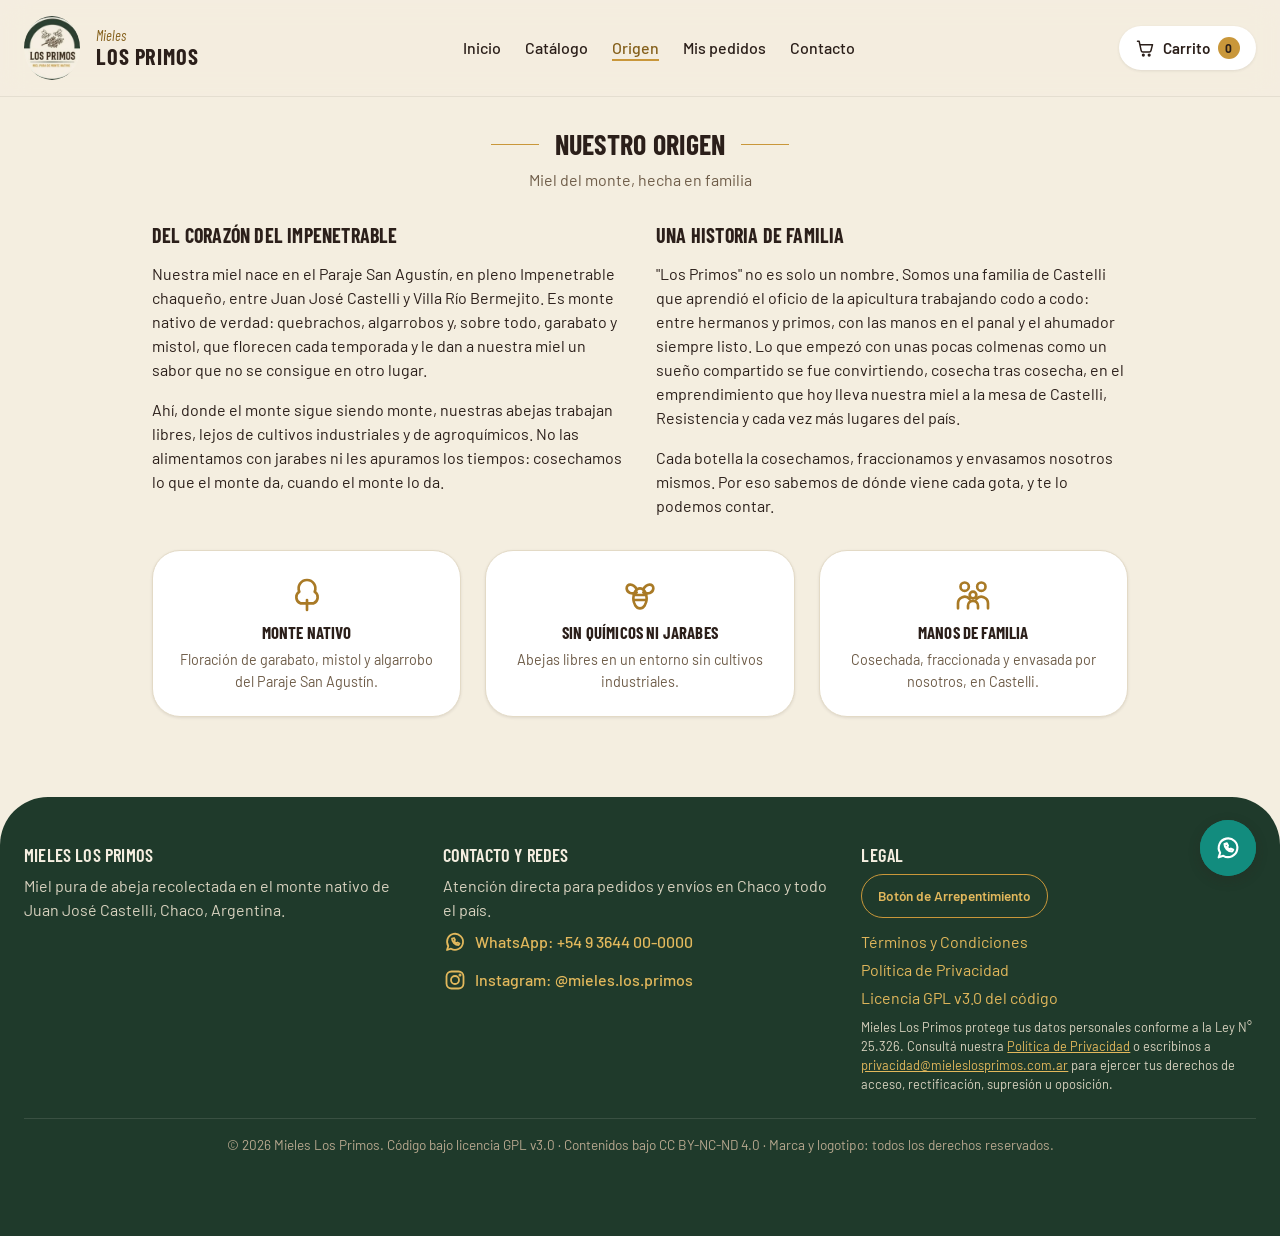
<file: origen.html>
<!DOCTYPE html>
<html lang="es">
<head>
    <meta charset="UTF-8">
    <meta name="viewport" content="width=device-width, initial-scale=1.0">
    <title>Nuestro origen - Mieles Los Primos</title>

    <!-- Fuentes: Barlow Condensed para títulos, Barlow para texto -->
    <link rel="preconnect" href="https://fonts.googleapis.com">
    <link rel="preconnect" href="https://fonts.gstatic.com" crossorigin>
    <link href="https://fonts.googleapis.com/css2?family=Barlow+Condensed:wght@500;600;700&family=Barlow:wght@400;500;600;700&display=swap" rel="stylesheet">

    <!-- Hoja de estilos -->
    <link rel="stylesheet" href="css/styles.css">

    <!-- Ícono de la pestaña (favicon) y de acceso directo en celulares -->
    <link rel="icon" type="image/png" sizes="32x32" href="img/favicon-32.png">
    <link rel="apple-touch-icon" href="img/apple-touch-icon.png">
</head>
<body>

    <!-- Encabezado: igual en todas las páginas. aria-current marca la página actual -->
    <header>
        <a href="index.html" class="header-logo">
            <img src="img/logo.webp" alt="" width="48" height="48">
            <span class="logo-texto">
                <span class="logo-marca">Mieles</span>
                <span class="logo-nombre">LOS PRIMOS</span>
            </span>
        </a>

        <nav>
            <ul>
                <li><a href="index.html">Inicio</a></li>
                <li><a href="catalogo.html">Catálogo</a></li>
                <li><a href="origen.html" aria-current="page">Origen</a></li>
                <li><a href="pedidos.html">Mis pedidos</a></li>
                <li><a href="#contacto">Contacto</a></li>
            </ul>
        </nav>

        <div class="header-carrito">
            <a href="carrito.html" aria-label="Carrito: 0 productos">
                <!-- Changuito (SVG decorativo: el aria-label del link dice qué es) -->
                <svg class="carrito-icono" viewBox="0 0 24 24" aria-hidden="true">
                    <path d="M3 4h2l2.4 11.2a2 2 0 0 0 2 1.6h7.7a2 2 0 0 0 2-1.5L21 8H6.2"/>
                    <circle cx="10" cy="20.5" r="1"/>
                    <circle cx="17" cy="20.5" r="1"/>
                </svg>
                <span class="carrito-texto">Carrito</span>
                <span class="carrito-contador">0</span>
            </a>
        </div>
    </header>

    <main>
        <!-- NUESTRO ORIGEN (texto redactado por Juana Molina) -->
        <section id="origen">
            <div class="origen-encabezado">
                <h1 class="titulo-decorado">Nuestro origen</h1>
                <p class="subtitulo">Miel del monte, hecha en familia</p>
            </div>

            <div class="origen-historia">
                <article>
                    <h2>Del corazón del Impenetrable</h2>
                    <p>Nuestra miel nace en el Paraje San Agustín, en pleno Impenetrable chaqueño, entre Juan José Castelli y Villa Río Bermejito. Es monte nativo de verdad: quebrachos, algarrobos y, sobre todo, garabato y mistol, que florecen cada temporada y le dan a nuestra miel un sabor que no se consigue en otro lugar.</p>
                    <p>Ahí, donde el monte sigue siendo monte, nuestras abejas trabajan libres, lejos de cultivos industriales y de agroquímicos. No las alimentamos con jarabes ni les apuramos los tiempos: cosechamos lo que el monte da, cuando el monte lo da.</p>
                </article>

                <article>
                    <h2>Una historia de familia</h2>
                    <p>"Los Primos" no es solo un nombre. Somos una familia de Castelli que aprendió el oficio de la apicultura trabajando codo a codo: entre hermanos y primos, con las manos en el panal y el ahumador siempre listo. Lo que empezó con unas pocas colmenas como un sueño compartido se fue convirtiendo, cosecha tras cosecha, en el emprendimiento que hoy lleva nuestra miel a la mesa de Castelli, Resistencia y cada vez más lugares del país.</p>
                    <p>Cada botella la cosechamos, fraccionamos y envasamos nosotros mismos. Por eso sabemos de dónde viene cada gota, y te lo podemos contar.</p>
                </article>
            </div>

            <!-- Tarjetas destacadas (íconos SVG decorativos) -->
            <ul class="origen-destacados">
                <li class="tarjeta">
                    <!-- Árbol -->
                    <svg class="origen-icono" viewBox="0 0 24 24" aria-hidden="true">
                        <path d="M12 21v-6"/>
                        <path d="M12 3a5 5 0 0 0-4.6 7A4 4 0 0 0 8 17h8a4 4 0 0 0 .6-7A5 5 0 0 0 12 3z"/>
                    </svg>
                    <h2>Monte nativo</h2>
                    <p>Floración de garabato, mistol y algarrobo del Paraje San Agustín.</p>
                </li>
                <li class="tarjeta">
                    <!-- Abeja: cuerpo con rayas y dos alas -->
                    <svg class="origen-icono" viewBox="0 0 24 24" aria-hidden="true">
                        <ellipse cx="12" cy="14" rx="4" ry="6"/>
                        <path d="M8.5 12h7M8.3 15h7.4"/>
                        <path d="M10 8.5C8 5 4 5 4 8s3.5 3.5 6 2.5M14 8.5C16 5 20 5 20 8s-3.5 3.5-6 2.5"/>
                    </svg>
                    <h2>Sin químicos ni jarabes</h2>
                    <p>Abejas libres en un entorno sin cultivos industriales.</p>
                </li>
                <li class="tarjeta">
                    <!-- Familia: tres personas -->
                    <svg class="origen-icono" viewBox="0 0 24 24" aria-hidden="true">
                        <circle cx="7" cy="7" r="2.5"/>
                        <circle cx="17" cy="7" r="2.5"/>
                        <circle cx="12" cy="12" r="2"/>
                        <path d="M3 20v-3a4 4 0 0 1 7-2.6M21 20v-3a4 4 0 0 0-7-2.6M9 20v-1.5a3 3 0 0 1 6 0V20"/>
                    </svg>
                    <h2>Manos de familia</h2>
                    <p>Cosechada, fraccionada y envasada por nosotros, en Castelli.</p>
                </li>
            </ul>
        </section>
    </main>

    <!-- Pie de Página (Footer). Es el mismo en todas las páginas:
         si se cambia, hay que cambiarlo en todos los archivos .html. -->
    <footer>
        <section class="footer-marca">
            <h2>Mieles Los Primos</h2>
            <p>Miel pura de abeja recolectada en el monte nativo de Juan José Castelli, Chaco, Argentina.</p>
        </section>

        <!-- DATOS DE EJEMPLO: reemplazar el número de WhatsApp por el real (Instagram: cuenta de la campaña del Sprint 3, @mieles.los.primos; la de la marca es @losprimos.miel) -->
        <section id="contacto">
            <h2>Contacto y redes</h2>
            <p>Atención directa para pedidos y envíos en Chaco y todo el país.</p>
            <ul class="footer-redes">
                <li>
                    <a href="https://wa.me/5493644000000" target="_blank" rel="noopener">
                        <!-- Globo de chat con teléfono (WhatsApp) -->
                        <svg class="red-icono" viewBox="0 0 24 24" aria-hidden="true">
                            <path d="M4 20l1.3-3.9A8 8 0 1 1 8 18.7z"/>
                            <path d="M9 8.5c0 3.5 3 6.5 6.5 6.5l1-1.5-2-1-1 .8a4.5 4.5 0 0 1-2.3-2.3l.8-1-1-2z"/>
                        </svg>
                        <span>WhatsApp: +54 9 3644 00-0000</span>
                    </a>
                </li>
                <li>
                    <a href="https://www.instagram.com/mieles.los.primos/" target="_blank" rel="noopener">
                        <!-- Cámara (Instagram) -->
                        <svg class="red-icono" viewBox="0 0 24 24" aria-hidden="true">
                            <rect x="3.5" y="3.5" width="17" height="17" rx="5"/>
                            <circle cx="12" cy="12" r="4"/>
                            <circle cx="17" cy="7" r="0.6"/>
                        </svg>
                        <span>Instagram: @mieles.los.primos</span>
                    </a>
                </li>
            </ul>
        </section>

        <section class="footer-legal">
            <h2>Legal</h2>
            <ul>
                <!-- Botón de Arrepentimiento (Ley 24.240 y Res. SCI 424/2020): destacado y de acceso directo -->
                <li><a href="arrepentimiento.html" class="boton boton-secundario boton-arrepentimiento">Botón de Arrepentimiento</a></li>
                <li><a href="terminos.html">Términos y Condiciones</a></li>
                <li><a href="privacidad.html">Política de Privacidad</a></li>
                <li><a href="https://github.com/juanimol19/mieles-los-primos-web/blob/HEAD/LICENSE">Licencia GPL v3.0 del código</a></li>
            </ul>
            <p class="footer-leyenda">Mieles Los Primos protege tus datos personales conforme a la Ley N° 25.326. Consultá nuestra <a href="privacidad.html">Política de Privacidad</a> o escribinos a <a href="mailto:privacidad@mieleslosprimos.com.ar">privacidad@mieleslosprimos.com.ar</a> para ejercer tus derechos de acceso, rectificación, supresión u oposición.</p>
        </section>

        <p class="footer-copyright">&copy; 2026 Mieles Los Primos. Código bajo licencia GPL v3.0 · Contenidos bajo CC BY-NC-ND 4.0 · Marca y logotipo: todos los derechos reservados.</p>
    </footer>

    <!-- Botón flotante de WhatsApp: fijo abajo a la derecha, visible en todas las secciones.
         DATOS DE EJEMPLO: reemplazar el número por el real -->
    <a href="https://wa.me/5493644000000" class="whatsapp-flotante" target="_blank" rel="noopener" aria-label="Escribinos por WhatsApp">
        <svg viewBox="0 0 24 24" aria-hidden="true">
            <path d="M4 20l1.3-3.9A8 8 0 1 1 8 18.7z"/>
            <path d="M9 8.5c0 3.5 3 6.5 6.5 6.5l1-1.5-2-1-1 .8a4.5 4.5 0 0 1-2.3-2.3l.8-1-1-2z"/>
        </svg>
    </a>

    <!-- Carrito: contador del header y botones "Agregar al carrito" (JavaScript puro, ES module) -->
    <script type="module" src="js/carrito.js"></script>

</body>
</html>
</file>
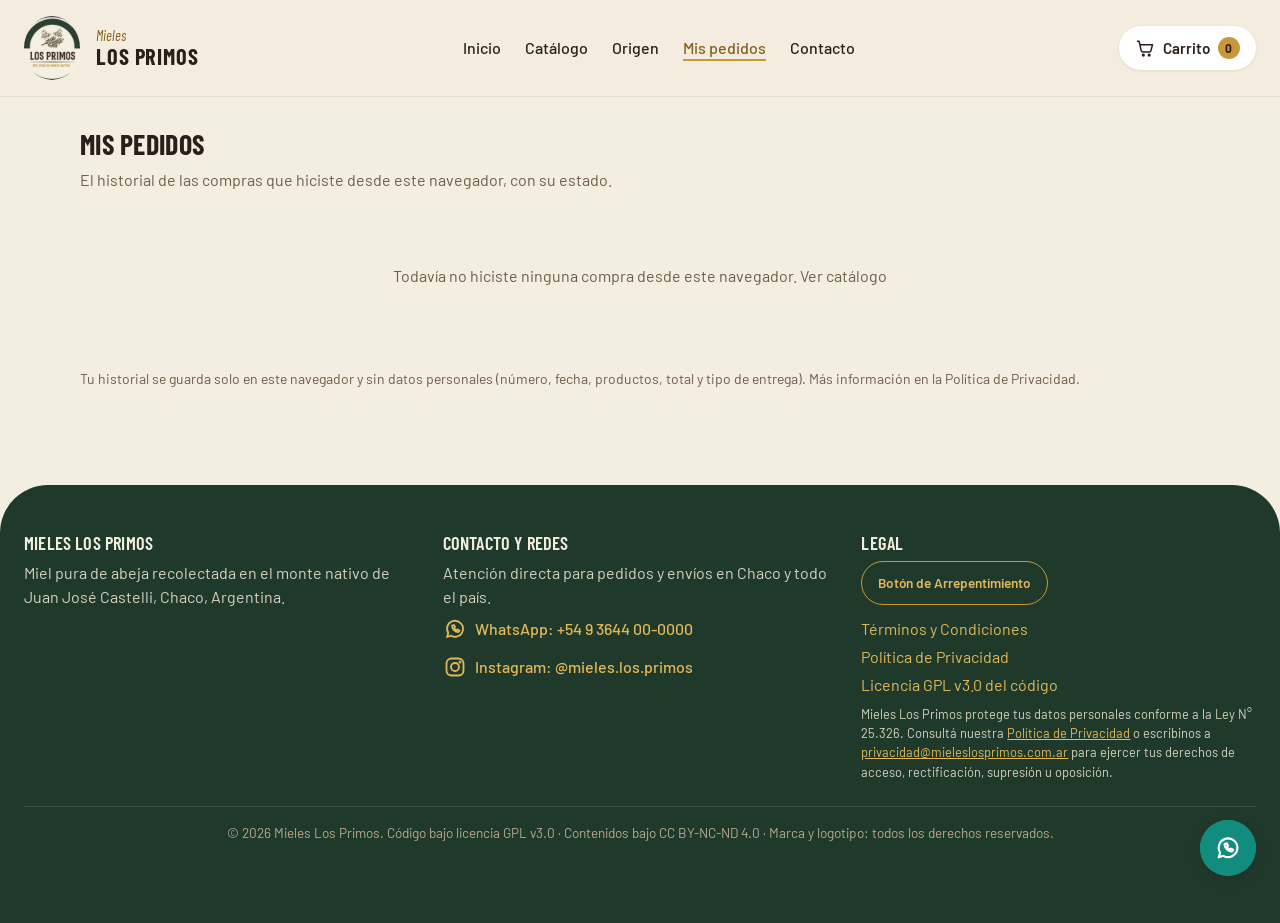
<file: pedidos.html>
<!DOCTYPE html>
<html lang="es">
<head>
    <meta charset="UTF-8">
    <meta name="viewport" content="width=device-width, initial-scale=1.0">
    <title>Mis pedidos - Mieles Los Primos</title>

    <!-- Fuentes: Barlow Condensed para títulos, Barlow para texto -->
    <link rel="preconnect" href="https://fonts.googleapis.com">
    <link rel="preconnect" href="https://fonts.gstatic.com" crossorigin>
    <link href="https://fonts.googleapis.com/css2?family=Barlow+Condensed:wght@500;600;700&family=Barlow:wght@400;500;600;700&display=swap" rel="stylesheet">

    <!-- Hoja de estilos -->
    <link rel="stylesheet" href="css/styles.css">

    <!-- Ícono de la pestaña (favicon) y de acceso directo en celulares -->
    <link rel="icon" type="image/png" sizes="32x32" href="img/favicon-32.png">
    <link rel="apple-touch-icon" href="img/apple-touch-icon.png">
</head>
<body>

    <!-- Encabezado: igual en todas las páginas. aria-current marca la página actual -->
    <header>
        <a href="index.html" class="header-logo">
            <img src="img/logo.webp" alt="" width="48" height="48">
            <span class="logo-texto">
                <span class="logo-marca">Mieles</span>
                <span class="logo-nombre">LOS PRIMOS</span>
            </span>
        </a>

        <nav>
            <ul>
                <li><a href="index.html">Inicio</a></li>
                <li><a href="catalogo.html">Catálogo</a></li>
                <li><a href="origen.html">Origen</a></li>
                <li><a href="pedidos.html" aria-current="page">Mis pedidos</a></li>
                <li><a href="#contacto">Contacto</a></li>
            </ul>
        </nav>

        <div class="header-carrito">
            <a href="carrito.html" aria-label="Carrito: 0 productos">
                <!-- Changuito (SVG decorativo: el aria-label del link dice qué es) -->
                <svg class="carrito-icono" viewBox="0 0 24 24" aria-hidden="true">
                    <path d="M3 4h2l2.4 11.2a2 2 0 0 0 2 1.6h7.7a2 2 0 0 0 2-1.5L21 8H6.2"/>
                    <circle cx="10" cy="20.5" r="1"/>
                    <circle cx="17" cy="20.5" r="1"/>
                </svg>
                <span class="carrito-texto">Carrito</span>
                <span class="carrito-contador">0</span>
            </a>
        </div>
    </header>

    <main>
        <!-- MIS PEDIDOS: historial de compras guardado en este navegador.
             Las tarjetas las arma js/pedidos.js a partir de localStorage -->
        <section id="pedidos">
            <div class="carrito-encabezado">
                <h1>Mis pedidos</h1>
                <p class="subtitulo">El historial de las compras que hiciste desde este navegador, con su estado.</p>
            </div>

            <div class="pedidos-lista" id="lista-pedidos">
                <p class="catalogo-mensaje">Cargando pedidos…</p>
                <noscript>
                    <p class="catalogo-mensaje">Para ver tus pedidos hay que activar JavaScript.</p>
                </noscript>
            </div>

            <!-- Privacidad (Ley 25.326): el historial se puede borrar en cualquier momento -->
            <div class="pedidos-privacidad">
                <p>Tu historial se guarda solo en este navegador y sin datos personales (número, fecha, productos, total y tipo de entrega). Más información en la <a href="privacidad.html">Política de Privacidad</a>.</p>
                <button type="button" class="boton boton-secundario" id="borrar-historial" hidden>Borrar mi historial</button>
                <p id="pedidos-aviso" class="pedidos-aviso" aria-live="polite"></p>
            </div>
        </section>
    </main>

    <!-- Pie de Página (Footer). Es el mismo en todas las páginas:
         si se cambia, hay que cambiarlo en todos los archivos .html. -->
    <footer>
        <section class="footer-marca">
            <h2>Mieles Los Primos</h2>
            <p>Miel pura de abeja recolectada en el monte nativo de Juan José Castelli, Chaco, Argentina.</p>
        </section>

        <!-- DATOS DE EJEMPLO: reemplazar el número de WhatsApp por el real (Instagram: cuenta de la campaña del Sprint 3, @mieles.los.primos; la de la marca es @losprimos.miel) -->
        <section id="contacto">
            <h2>Contacto y redes</h2>
            <p>Atención directa para pedidos y envíos en Chaco y todo el país.</p>
            <ul class="footer-redes">
                <li>
                    <a href="https://wa.me/5493644000000" target="_blank" rel="noopener">
                        <!-- Globo de chat con teléfono (WhatsApp) -->
                        <svg class="red-icono" viewBox="0 0 24 24" aria-hidden="true">
                            <path d="M4 20l1.3-3.9A8 8 0 1 1 8 18.7z"/>
                            <path d="M9 8.5c0 3.5 3 6.5 6.5 6.5l1-1.5-2-1-1 .8a4.5 4.5 0 0 1-2.3-2.3l.8-1-1-2z"/>
                        </svg>
                        <span>WhatsApp: +54 9 3644 00-0000</span>
                    </a>
                </li>
                <li>
                    <a href="https://www.instagram.com/mieles.los.primos/" target="_blank" rel="noopener">
                        <!-- Cámara (Instagram) -->
                        <svg class="red-icono" viewBox="0 0 24 24" aria-hidden="true">
                            <rect x="3.5" y="3.5" width="17" height="17" rx="5"/>
                            <circle cx="12" cy="12" r="4"/>
                            <circle cx="17" cy="7" r="0.6"/>
                        </svg>
                        <span>Instagram: @mieles.los.primos</span>
                    </a>
                </li>
            </ul>
        </section>

        <section class="footer-legal">
            <h2>Legal</h2>
            <ul>
                <!-- Botón de Arrepentimiento (Ley 24.240 y Res. SCI 424/2020): destacado y de acceso directo -->
                <li><a href="arrepentimiento.html" class="boton boton-secundario boton-arrepentimiento">Botón de Arrepentimiento</a></li>
                <li><a href="terminos.html">Términos y Condiciones</a></li>
                <li><a href="privacidad.html">Política de Privacidad</a></li>
                <li><a href="https://github.com/juanimol19/mieles-los-primos-web/blob/HEAD/LICENSE">Licencia GPL v3.0 del código</a></li>
            </ul>
            <p class="footer-leyenda">Mieles Los Primos protege tus datos personales conforme a la Ley N° 25.326. Consultá nuestra <a href="privacidad.html">Política de Privacidad</a> o escribinos a <a href="mailto:privacidad@mieleslosprimos.com.ar">privacidad@mieleslosprimos.com.ar</a> para ejercer tus derechos de acceso, rectificación, supresión u oposición.</p>
        </section>

        <p class="footer-copyright">&copy; 2026 Mieles Los Primos. Código bajo licencia GPL v3.0 · Contenidos bajo CC BY-NC-ND 4.0 · Marca y logotipo: todos los derechos reservados.</p>
    </footer>

    <!-- Botón flotante de WhatsApp: fijo abajo a la derecha, visible en todas las secciones.
         DATOS DE EJEMPLO: reemplazar el número por el real -->
    <a href="https://wa.me/5493644000000" class="whatsapp-flotante" target="_blank" rel="noopener" aria-label="Escribinos por WhatsApp">
        <svg viewBox="0 0 24 24" aria-hidden="true">
            <path d="M4 20l1.3-3.9A8 8 0 1 1 8 18.7z"/>
            <path d="M9 8.5c0 3.5 3 6.5 6.5 6.5l1-1.5-2-1-1 .8a4.5 4.5 0 0 1-2.3-2.3l.8-1-1-2z"/>
        </svg>
    </a>

    <!-- Carrito: contador del header y botones "Agregar al carrito" (JavaScript puro, ES module) -->
    <script type="module" src="js/carrito.js"></script>

    <!-- Historial de pedidos (localStorage) -->
    <script type="module" src="js/pedidos.js"></script>

</body>
</html>
</file>
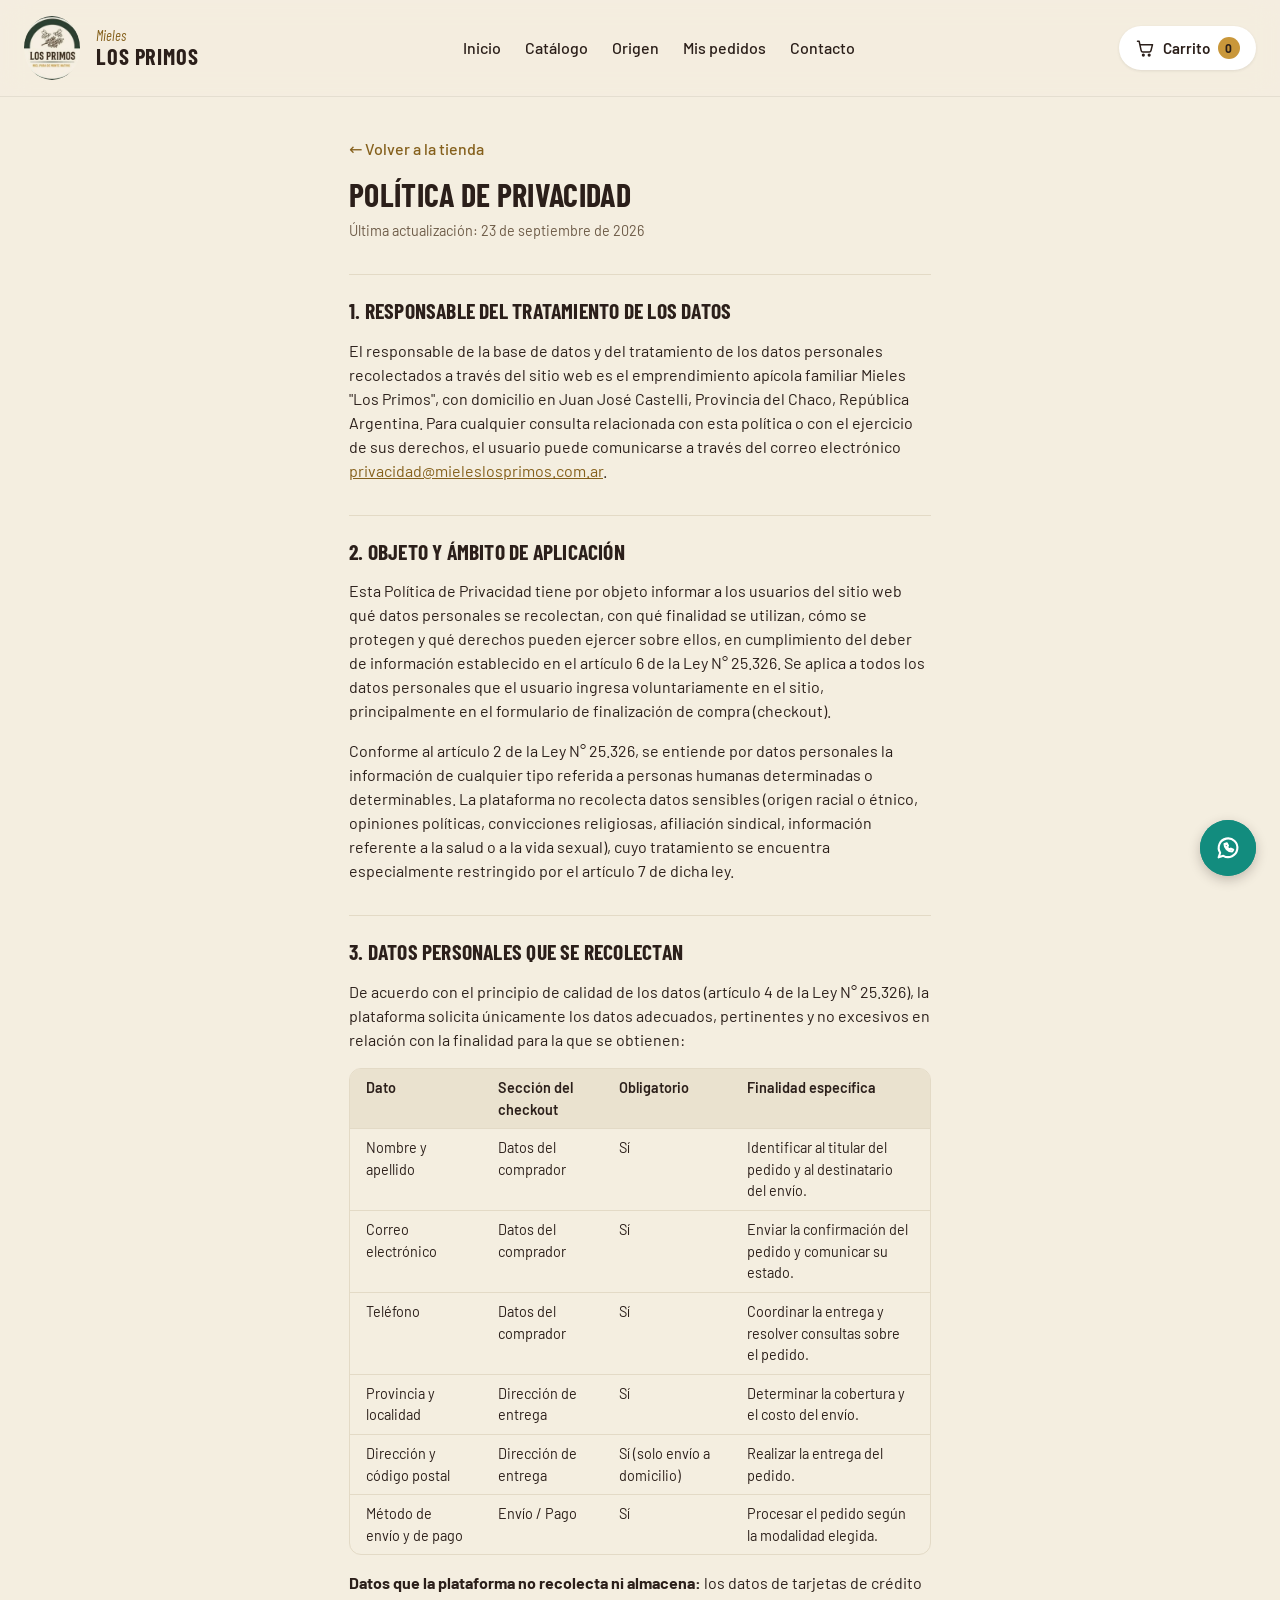
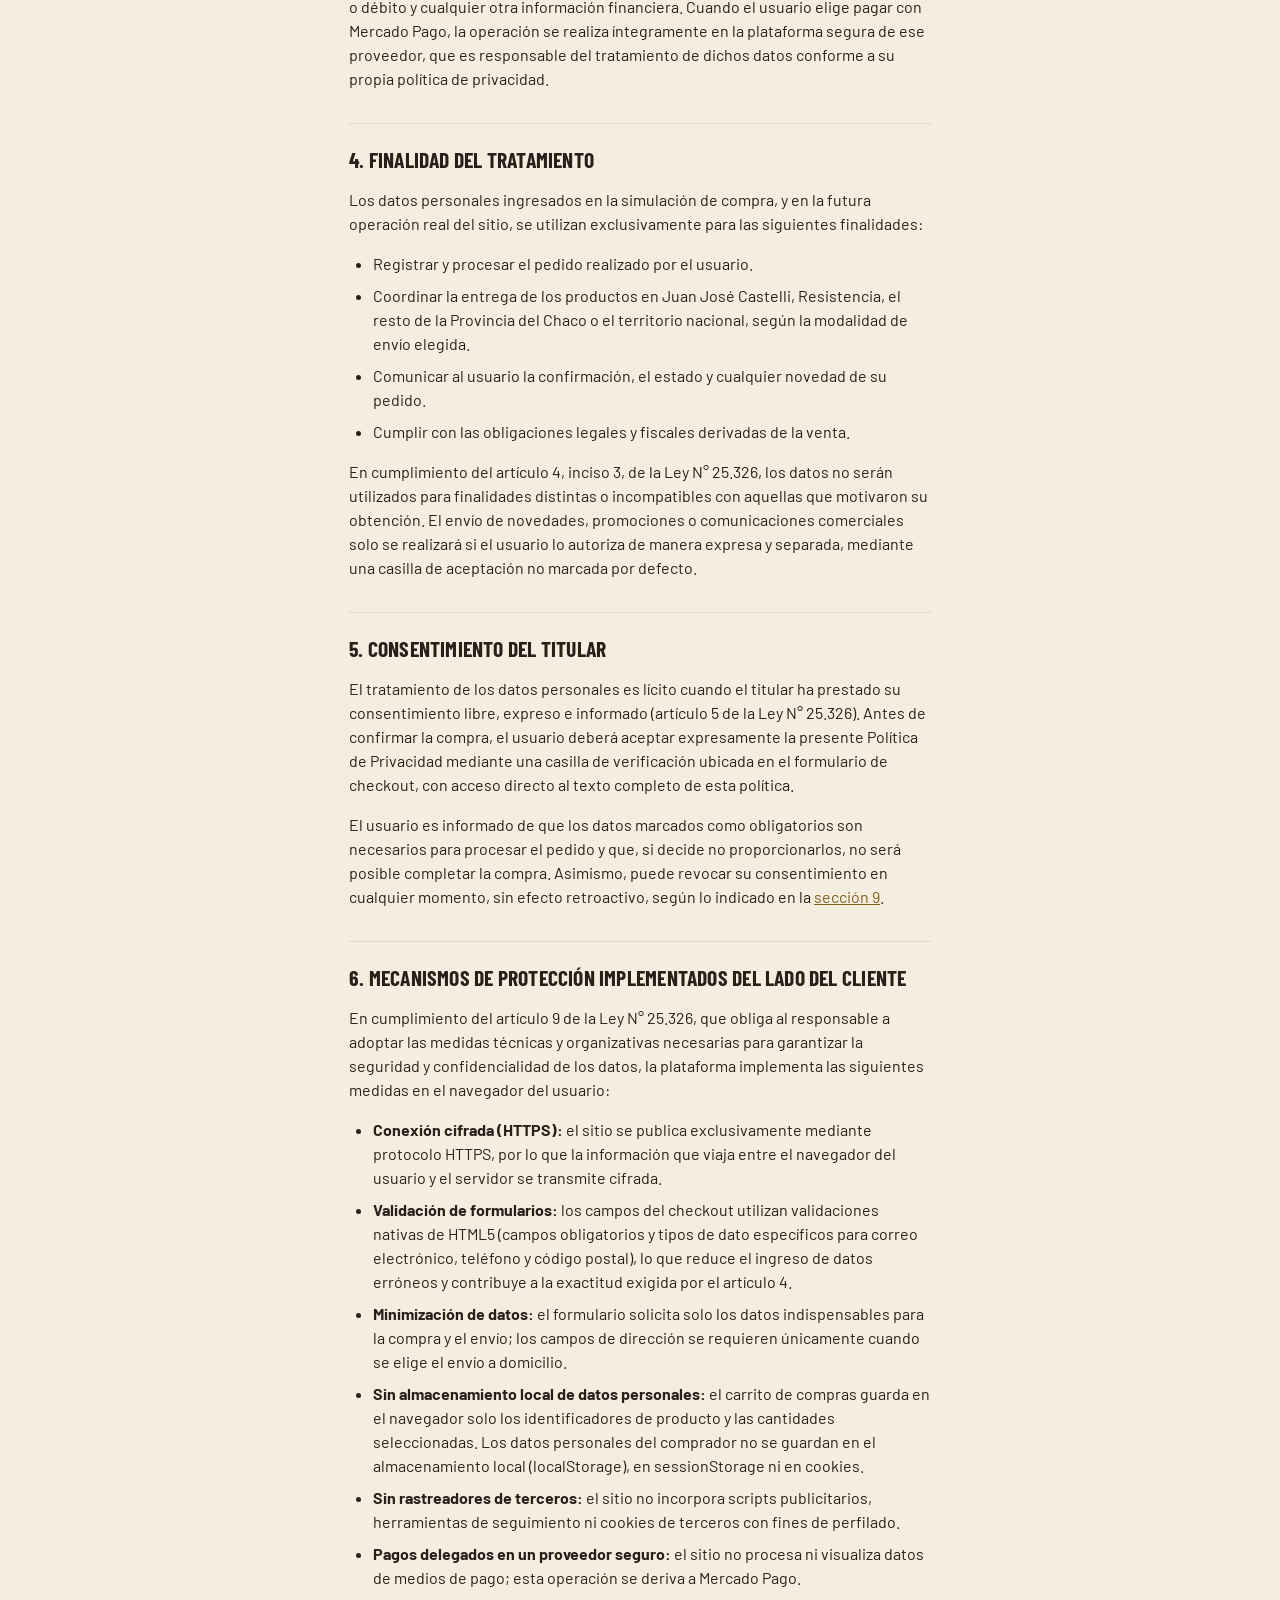
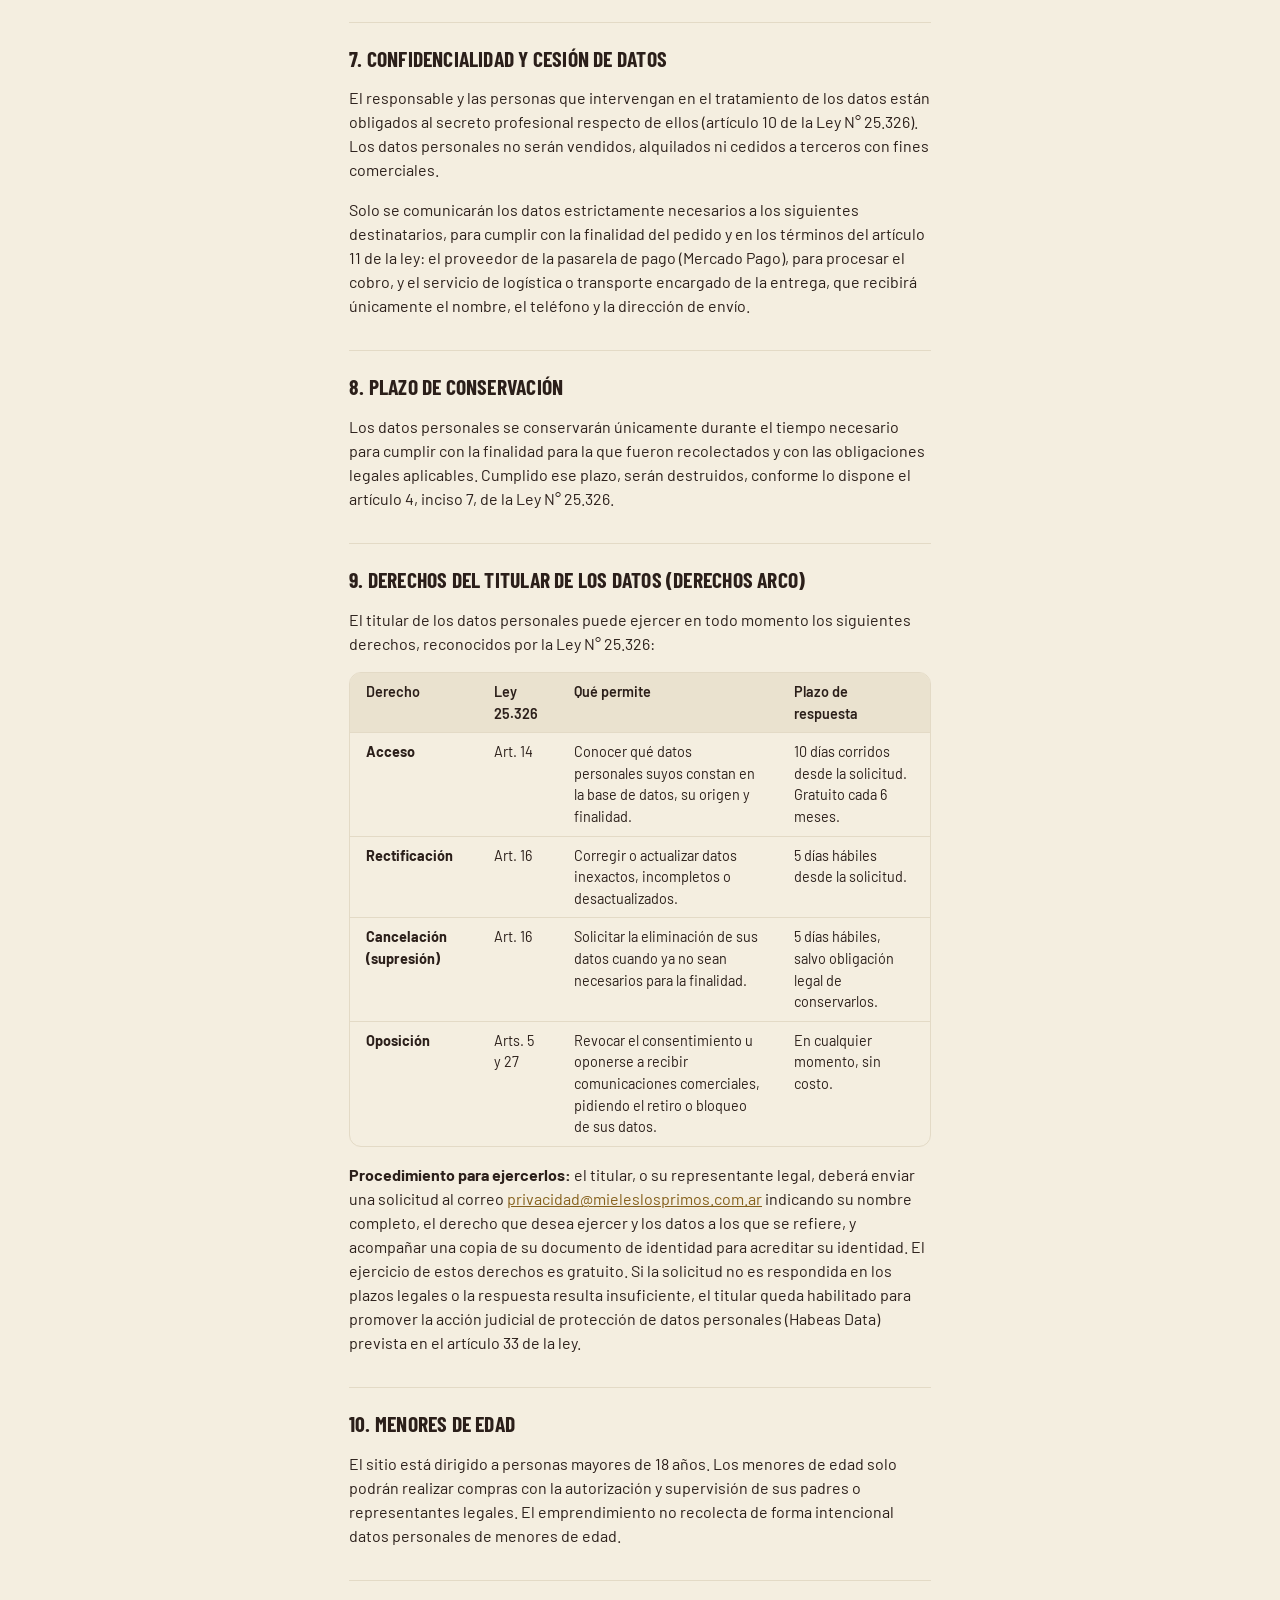
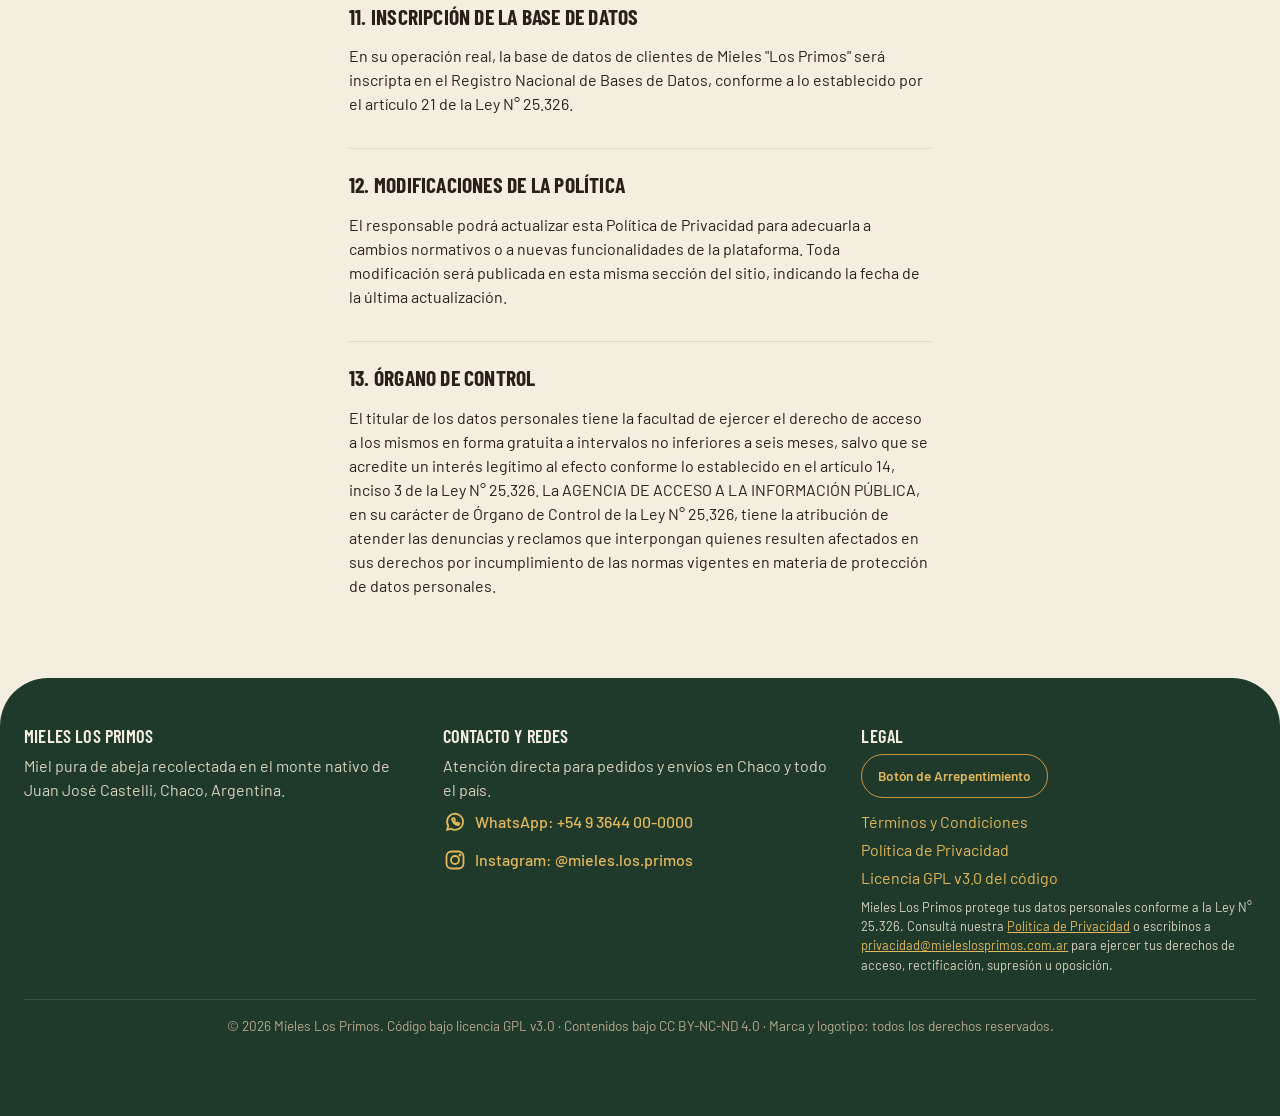
<file: privacidad.html>
<!DOCTYPE html>
<html lang="es">
<head>
    <meta charset="UTF-8">
    <meta name="viewport" content="width=device-width, initial-scale=1.0">
    <title>Política de Privacidad - Mieles Los Primos</title>

    <!-- Fuentes: Barlow Condensed para títulos, Barlow para texto -->
    <link rel="preconnect" href="https://fonts.googleapis.com">
    <link rel="preconnect" href="https://fonts.gstatic.com" crossorigin>
    <link href="https://fonts.googleapis.com/css2?family=Barlow+Condensed:wght@500;600;700&family=Barlow:wght@400;500;600;700&display=swap" rel="stylesheet">

    <!-- Hoja de estilos -->
    <link rel="stylesheet" href="css/styles.css">

    <!-- Ícono de la pestaña (favicon) y de acceso directo en celulares -->
    <link rel="icon" type="image/png" sizes="32x32" href="img/favicon-32.png">
    <link rel="apple-touch-icon" href="img/apple-touch-icon.png">
</head>
<body>

    <!-- Encabezado: igual en todas las páginas. aria-current marca la página actual -->
    <header>
        <a href="index.html" class="header-logo">
            <img src="img/logo.webp" alt="" width="48" height="48">
            <span class="logo-texto">
                <span class="logo-marca">Mieles</span>
                <span class="logo-nombre">LOS PRIMOS</span>
            </span>
        </a>

        <nav>
            <ul>
                <li><a href="index.html">Inicio</a></li>
                <li><a href="catalogo.html">Catálogo</a></li>
                <li><a href="origen.html">Origen</a></li>
                <li><a href="pedidos.html">Mis pedidos</a></li>
                <li><a href="#contacto">Contacto</a></li>
            </ul>
        </nav>

        <div class="header-carrito">
            <a href="carrito.html" aria-label="Carrito: 0 productos">
                <!-- Changuito (SVG decorativo: el aria-label del link dice qué es) -->
                <svg class="carrito-icono" viewBox="0 0 24 24" aria-hidden="true">
                    <path d="M3 4h2l2.4 11.2a2 2 0 0 0 2 1.6h7.7a2 2 0 0 0 2-1.5L21 8H6.2"/>
                    <circle cx="10" cy="20.5" r="1"/>
                    <circle cx="17" cy="20.5" r="1"/>
                </svg>
                <span class="carrito-texto">Carrito</span>
                <span class="carrito-contador">0</span>
            </a>
        </div>
    </header>

    <main>
        <!-- Texto legal redactado por Juana Molina -->
        <article class="texto-legal">
            <a href="index.html" class="link-volver">&larr; Volver a la tienda</a>

            <h1>Política de Privacidad</h1>
            <p class="legal-fecha">Última actualización: <time datetime="2026-09-23">23 de septiembre de 2026</time></p>

            <section id="responsable">
                <h2>1. Responsable del tratamiento de los datos</h2>
                <p>El responsable de la base de datos y del tratamiento de los datos personales recolectados a través del sitio web es el emprendimiento apícola familiar Mieles "Los Primos", con domicilio en Juan José Castelli, Provincia del Chaco, República Argentina. Para cualquier consulta relacionada con esta política o con el ejercicio de sus derechos, el usuario puede comunicarse a través del correo electrónico <a href="mailto:privacidad@mieleslosprimos.com.ar">privacidad@mieleslosprimos.com.ar</a>.</p>
            </section>

            <section id="objeto">
                <h2>2. Objeto y ámbito de aplicación</h2>
                <p>Esta Política de Privacidad tiene por objeto informar a los usuarios del sitio web qué datos personales se recolectan, con qué finalidad se utilizan, cómo se protegen y qué derechos pueden ejercer sobre ellos, en cumplimiento del deber de información establecido en el artículo 6 de la Ley N° 25.326. Se aplica a todos los datos personales que el usuario ingresa voluntariamente en el sitio, principalmente en el formulario de finalización de compra (checkout).</p>
                <p>Conforme al artículo 2 de la Ley N° 25.326, se entiende por datos personales la información de cualquier tipo referida a personas humanas determinadas o determinables. La plataforma no recolecta datos sensibles (origen racial o étnico, opiniones políticas, convicciones religiosas, afiliación sindical, información referente a la salud o a la vida sexual), cuyo tratamiento se encuentra especialmente restringido por el artículo 7 de dicha ley.</p>
            </section>

            <section id="datos">
                <h2>3. Datos personales que se recolectan</h2>
                <p>De acuerdo con el principio de calidad de los datos (artículo 4 de la Ley N° 25.326), la plataforma solicita únicamente los datos adecuados, pertinentes y no excesivos en relación con la finalidad para la que se obtienen:</p>

                <!-- Contenedor con scroll horizontal: en móvil la tabla puede ser más ancha que la pantalla.
                     tabindex="0" permite desplazarla con el teclado. -->
                <div class="tabla-scroll" role="region" aria-label="Datos que se recolectan" tabindex="0">
                    <table class="tabla-legal">
                        <thead>
                            <tr>
                                <th scope="col">Dato</th>
                                <th scope="col">Sección del checkout</th>
                                <th scope="col">Obligatorio</th>
                                <th scope="col">Finalidad específica</th>
                            </tr>
                        </thead>
                        <tbody>
                            <tr>
                                <td>Nombre y apellido</td>
                                <td>Datos del comprador</td>
                                <td>Sí</td>
                                <td>Identificar al titular del pedido y al destinatario del envío.</td>
                            </tr>
                            <tr>
                                <td>Correo electrónico</td>
                                <td>Datos del comprador</td>
                                <td>Sí</td>
                                <td>Enviar la confirmación del pedido y comunicar su estado.</td>
                            </tr>
                            <tr>
                                <td>Teléfono</td>
                                <td>Datos del comprador</td>
                                <td>Sí</td>
                                <td>Coordinar la entrega y resolver consultas sobre el pedido.</td>
                            </tr>
                            <tr>
                                <td>Provincia y localidad</td>
                                <td>Dirección de entrega</td>
                                <td>Sí</td>
                                <td>Determinar la cobertura y el costo del envío.</td>
                            </tr>
                            <tr>
                                <td>Dirección y código postal</td>
                                <td>Dirección de entrega</td>
                                <td>Sí (solo envío a domicilio)</td>
                                <td>Realizar la entrega del pedido.</td>
                            </tr>
                            <tr>
                                <td>Método de envío y de pago</td>
                                <td>Envío / Pago</td>
                                <td>Sí</td>
                                <td>Procesar el pedido según la modalidad elegida.</td>
                            </tr>
                        </tbody>
                    </table>
                </div>

                <p><strong>Datos que la plataforma no recolecta ni almacena:</strong> los datos de tarjetas de crédito o débito y cualquier otra información financiera. Cuando el usuario elige pagar con Mercado Pago, la operación se realiza íntegramente en la plataforma segura de ese proveedor, que es responsable del tratamiento de dichos datos conforme a su propia política de privacidad.</p>
            </section>

            <section id="finalidad">
                <h2>4. Finalidad del tratamiento</h2>
                <p>Los datos personales ingresados en la simulación de compra, y en la futura operación real del sitio, se utilizan exclusivamente para las siguientes finalidades:</p>
                <ul>
                    <li>Registrar y procesar el pedido realizado por el usuario.</li>
                    <li>Coordinar la entrega de los productos en Juan José Castelli, Resistencia, el resto de la Provincia del Chaco o el territorio nacional, según la modalidad de envío elegida.</li>
                    <li>Comunicar al usuario la confirmación, el estado y cualquier novedad de su pedido.</li>
                    <li>Cumplir con las obligaciones legales y fiscales derivadas de la venta.</li>
                </ul>
                <p>En cumplimiento del artículo 4, inciso 3, de la Ley N° 25.326, los datos no serán utilizados para finalidades distintas o incompatibles con aquellas que motivaron su obtención. El envío de novedades, promociones o comunicaciones comerciales solo se realizará si el usuario lo autoriza de manera expresa y separada, mediante una casilla de aceptación no marcada por defecto.</p>
            </section>

            <section id="consentimiento">
                <h2>5. Consentimiento del titular</h2>
                <p>El tratamiento de los datos personales es lícito cuando el titular ha prestado su consentimiento libre, expreso e informado (artículo 5 de la Ley N° 25.326). Antes de confirmar la compra, el usuario deberá aceptar expresamente la presente Política de Privacidad mediante una casilla de verificación ubicada en el formulario de checkout, con acceso directo al texto completo de esta política.</p>
                <p>El usuario es informado de que los datos marcados como obligatorios son necesarios para procesar el pedido y que, si decide no proporcionarlos, no será posible completar la compra. Asimismo, puede revocar su consentimiento en cualquier momento, sin efecto retroactivo, según lo indicado en la <a href="#derechos">sección 9</a>.</p>
            </section>

            <section id="proteccion">
                <h2>6. Mecanismos de protección implementados del lado del cliente</h2>
                <p>En cumplimiento del artículo 9 de la Ley N° 25.326, que obliga al responsable a adoptar las medidas técnicas y organizativas necesarias para garantizar la seguridad y confidencialidad de los datos, la plataforma implementa las siguientes medidas en el navegador del usuario:</p>
                <ul>
                    <li><strong>Conexión cifrada (HTTPS):</strong> el sitio se publica exclusivamente mediante protocolo HTTPS, por lo que la información que viaja entre el navegador del usuario y el servidor se transmite cifrada.</li>
                    <li><strong>Validación de formularios:</strong> los campos del checkout utilizan validaciones nativas de HTML5 (campos obligatorios y tipos de dato específicos para correo electrónico, teléfono y código postal), lo que reduce el ingreso de datos erróneos y contribuye a la exactitud exigida por el artículo 4.</li>
                    <li><strong>Minimización de datos:</strong> el formulario solicita solo los datos indispensables para la compra y el envío; los campos de dirección se requieren únicamente cuando se elige el envío a domicilio.</li>
                    <li><strong>Sin almacenamiento local de datos personales:</strong> el carrito de compras guarda en el navegador solo los identificadores de producto y las cantidades seleccionadas. Los datos personales del comprador no se guardan en el almacenamiento local (localStorage), en sessionStorage ni en cookies.</li>
                    <li><strong>Sin rastreadores de terceros:</strong> el sitio no incorpora scripts publicitarios, herramientas de seguimiento ni cookies de terceros con fines de perfilado.</li>
                    <li><strong>Pagos delegados en un proveedor seguro:</strong> el sitio no procesa ni visualiza datos de medios de pago; esta operación se deriva a Mercado Pago.</li>
                </ul>
            </section>

            <section id="confidencialidad">
                <h2>7. Confidencialidad y cesión de datos</h2>
                <p>El responsable y las personas que intervengan en el tratamiento de los datos están obligados al secreto profesional respecto de ellos (artículo 10 de la Ley N° 25.326). Los datos personales no serán vendidos, alquilados ni cedidos a terceros con fines comerciales.</p>
                <p>Solo se comunicarán los datos estrictamente necesarios a los siguientes destinatarios, para cumplir con la finalidad del pedido y en los términos del artículo 11 de la ley: el proveedor de la pasarela de pago (Mercado Pago), para procesar el cobro, y el servicio de logística o transporte encargado de la entrega, que recibirá únicamente el nombre, el teléfono y la dirección de envío.</p>
            </section>

            <section id="conservacion">
                <h2>8. Plazo de conservación</h2>
                <p>Los datos personales se conservarán únicamente durante el tiempo necesario para cumplir con la finalidad para la que fueron recolectados y con las obligaciones legales aplicables. Cumplido ese plazo, serán destruidos, conforme lo dispone el artículo 4, inciso 7, de la Ley N° 25.326.</p>
            </section>

            <section id="derechos">
                <h2>9. Derechos del titular de los datos (Derechos ARCO)</h2>
                <p>El titular de los datos personales puede ejercer en todo momento los siguientes derechos, reconocidos por la Ley N° 25.326:</p>

                <div class="tabla-scroll" role="region" aria-label="Derechos ARCO" tabindex="0">
                    <table class="tabla-legal">
                        <thead>
                            <tr>
                                <th scope="col">Derecho</th>
                                <th scope="col">Ley 25.326</th>
                                <th scope="col">Qué permite</th>
                                <th scope="col">Plazo de respuesta</th>
                            </tr>
                        </thead>
                        <tbody>
                            <tr>
                                <th scope="row">Acceso</th>
                                <td>Art. 14</td>
                                <td>Conocer qué datos personales suyos constan en la base de datos, su origen y finalidad.</td>
                                <td>10 días corridos desde la solicitud. Gratuito cada 6 meses.</td>
                            </tr>
                            <tr>
                                <th scope="row">Rectificación</th>
                                <td>Art. 16</td>
                                <td>Corregir o actualizar datos inexactos, incompletos o desactualizados.</td>
                                <td>5 días hábiles desde la solicitud.</td>
                            </tr>
                            <tr>
                                <th scope="row">Cancelación (supresión)</th>
                                <td>Art. 16</td>
                                <td>Solicitar la eliminación de sus datos cuando ya no sean necesarios para la finalidad.</td>
                                <td>5 días hábiles, salvo obligación legal de conservarlos.</td>
                            </tr>
                            <tr>
                                <th scope="row">Oposición</th>
                                <td>Arts. 5 y 27</td>
                                <td>Revocar el consentimiento u oponerse a recibir comunicaciones comerciales, pidiendo el retiro o bloqueo de sus datos.</td>
                                <td>En cualquier momento, sin costo.</td>
                            </tr>
                        </tbody>
                    </table>
                </div>

                <p><strong>Procedimiento para ejercerlos:</strong> el titular, o su representante legal, deberá enviar una solicitud al correo <a href="mailto:privacidad@mieleslosprimos.com.ar">privacidad@mieleslosprimos.com.ar</a> indicando su nombre completo, el derecho que desea ejercer y los datos a los que se refiere, y acompañar una copia de su documento de identidad para acreditar su identidad. El ejercicio de estos derechos es gratuito. Si la solicitud no es respondida en los plazos legales o la respuesta resulta insuficiente, el titular queda habilitado para promover la acción judicial de protección de datos personales (Habeas Data) prevista en el artículo 33 de la ley.</p>
            </section>

            <section id="menores">
                <h2>10. Menores de edad</h2>
                <p>El sitio está dirigido a personas mayores de 18 años. Los menores de edad solo podrán realizar compras con la autorización y supervisión de sus padres o representantes legales. El emprendimiento no recolecta de forma intencional datos personales de menores de edad.</p>
            </section>

            <section id="inscripcion">
                <h2>11. Inscripción de la base de datos</h2>
                <p>En su operación real, la base de datos de clientes de Mieles "Los Primos" será inscripta en el Registro Nacional de Bases de Datos, conforme a lo establecido por el artículo 21 de la Ley N° 25.326.</p>
            </section>

            <section id="modificaciones">
                <h2>12. Modificaciones de la política</h2>
                <p>El responsable podrá actualizar esta Política de Privacidad para adecuarla a cambios normativos o a nuevas funcionalidades de la plataforma. Toda modificación será publicada en esta misma sección del sitio, indicando la fecha de la última actualización.</p>
            </section>

            <section id="organo-control">
                <h2>13. Órgano de control</h2>
                <p>El titular de los datos personales tiene la facultad de ejercer el derecho de acceso a los mismos en forma gratuita a intervalos no inferiores a seis meses, salvo que se acredite un interés legítimo al efecto conforme lo establecido en el artículo 14, inciso 3 de la Ley N° 25.326. La AGENCIA DE ACCESO A LA INFORMACIÓN PÚBLICA, en su carácter de Órgano de Control de la Ley N° 25.326, tiene la atribución de atender las denuncias y reclamos que interpongan quienes resulten afectados en sus derechos por incumplimiento de las normas vigentes en materia de protección de datos personales.</p>
            </section>
        </article>
    </main>

    <!-- Pie de Página (Footer). Es el mismo en todas las páginas:
         si se cambia, hay que cambiarlo en todos los archivos .html. -->
    <footer>
        <section class="footer-marca">
            <h2>Mieles Los Primos</h2>
            <p>Miel pura de abeja recolectada en el monte nativo de Juan José Castelli, Chaco, Argentina.</p>
        </section>

        <!-- DATOS DE EJEMPLO: reemplazar el número de WhatsApp por el real (Instagram: cuenta de la campaña del Sprint 3, @mieles.los.primos; la de la marca es @losprimos.miel) -->
        <section id="contacto">
            <h2>Contacto y redes</h2>
            <p>Atención directa para pedidos y envíos en Chaco y todo el país.</p>
            <ul class="footer-redes">
                <li>
                    <a href="https://wa.me/5493644000000" target="_blank" rel="noopener">
                        <!-- Globo de chat con teléfono (WhatsApp) -->
                        <svg class="red-icono" viewBox="0 0 24 24" aria-hidden="true">
                            <path d="M4 20l1.3-3.9A8 8 0 1 1 8 18.7z"/>
                            <path d="M9 8.5c0 3.5 3 6.5 6.5 6.5l1-1.5-2-1-1 .8a4.5 4.5 0 0 1-2.3-2.3l.8-1-1-2z"/>
                        </svg>
                        <span>WhatsApp: +54 9 3644 00-0000</span>
                    </a>
                </li>
                <li>
                    <a href="https://www.instagram.com/mieles.los.primos/" target="_blank" rel="noopener">
                        <!-- Cámara (Instagram) -->
                        <svg class="red-icono" viewBox="0 0 24 24" aria-hidden="true">
                            <rect x="3.5" y="3.5" width="17" height="17" rx="5"/>
                            <circle cx="12" cy="12" r="4"/>
                            <circle cx="17" cy="7" r="0.6"/>
                        </svg>
                        <span>Instagram: @mieles.los.primos</span>
                    </a>
                </li>
            </ul>
        </section>

        <section class="footer-legal">
            <h2>Legal</h2>
            <ul>
                <!-- Botón de Arrepentimiento (Ley 24.240 y Res. SCI 424/2020): destacado y de acceso directo -->
                <li><a href="arrepentimiento.html" class="boton boton-secundario boton-arrepentimiento">Botón de Arrepentimiento</a></li>
                <li><a href="terminos.html">Términos y Condiciones</a></li>
                <li><a href="privacidad.html" aria-current="page">Política de Privacidad</a></li>
                <li><a href="https://github.com/juanimol19/mieles-los-primos-web/blob/HEAD/LICENSE">Licencia GPL v3.0 del código</a></li>
            </ul>
            <p class="footer-leyenda">Mieles Los Primos protege tus datos personales conforme a la Ley N° 25.326. Consultá nuestra <a href="privacidad.html">Política de Privacidad</a> o escribinos a <a href="mailto:privacidad@mieleslosprimos.com.ar">privacidad@mieleslosprimos.com.ar</a> para ejercer tus derechos de acceso, rectificación, supresión u oposición.</p>
        </section>

        <p class="footer-copyright">&copy; 2026 Mieles Los Primos. Código bajo licencia GPL v3.0 · Contenidos bajo CC BY-NC-ND 4.0 · Marca y logotipo: todos los derechos reservados.</p>
    </footer>

    <!-- Botón flotante de WhatsApp: fijo abajo a la derecha, visible en todas las secciones.
         DATOS DE EJEMPLO: reemplazar el número por el real -->
    <a href="https://wa.me/5493644000000" class="whatsapp-flotante" target="_blank" rel="noopener" aria-label="Escribinos por WhatsApp">
        <svg viewBox="0 0 24 24" aria-hidden="true">
            <path d="M4 20l1.3-3.9A8 8 0 1 1 8 18.7z"/>
            <path d="M9 8.5c0 3.5 3 6.5 6.5 6.5l1-1.5-2-1-1 .8a4.5 4.5 0 0 1-2.3-2.3l.8-1-1-2z"/>
        </svg>
    </a>

    <!-- Carrito: contador del header y botones "Agregar al carrito" (JavaScript puro, ES module) -->
    <script type="module" src="js/carrito.js"></script>

</body>
</html>
</file>
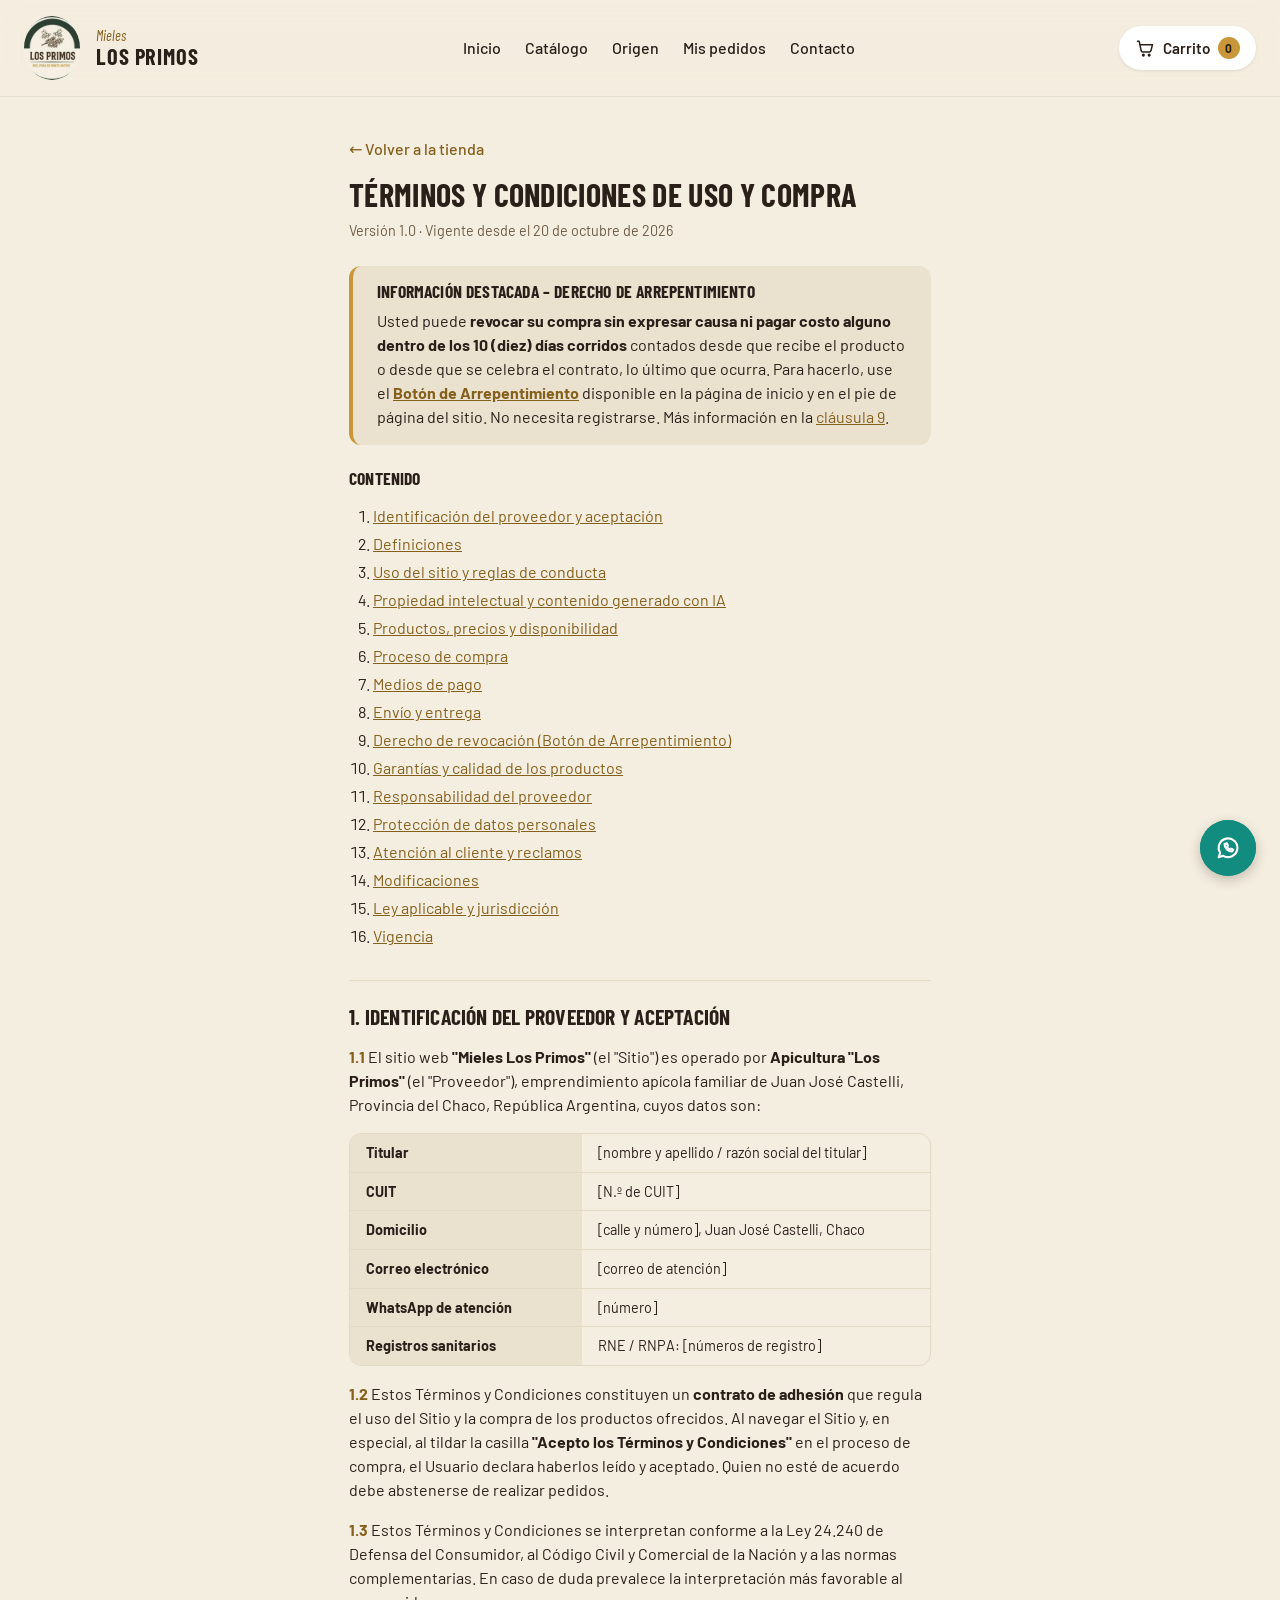
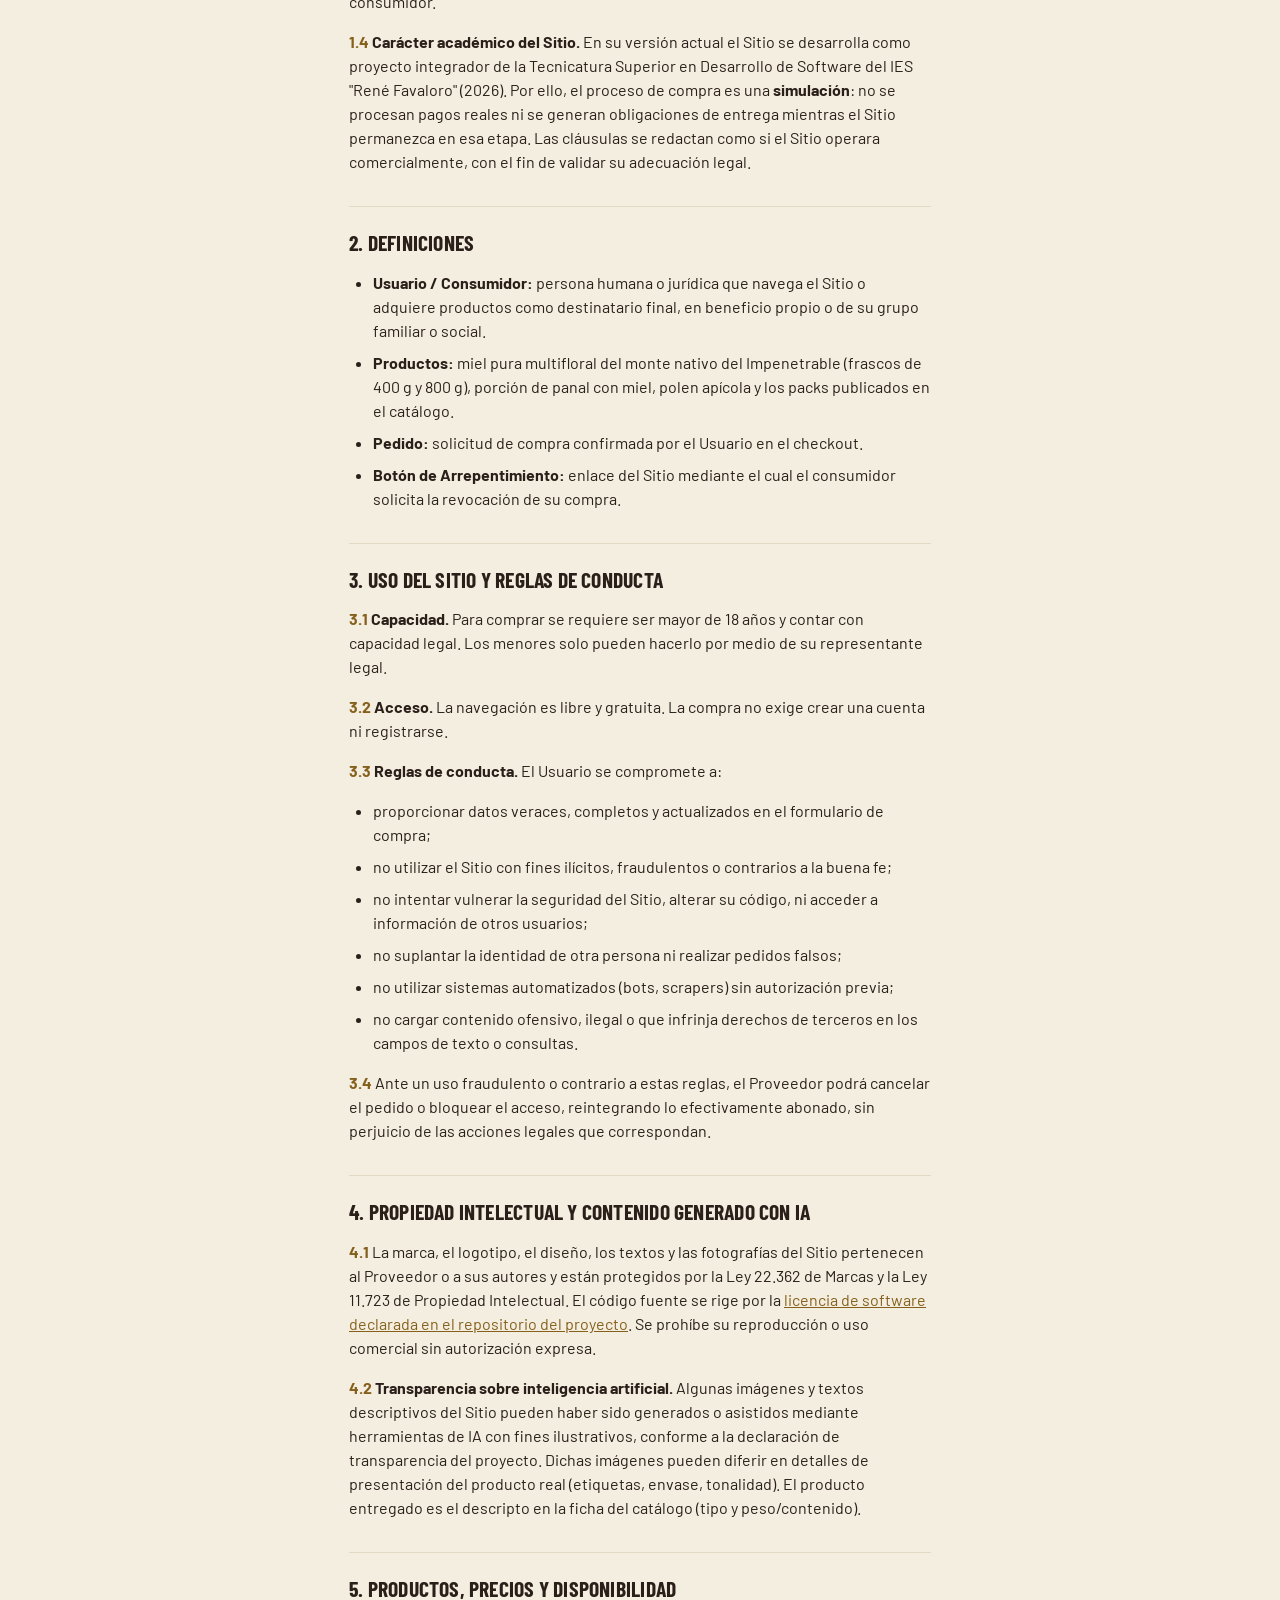
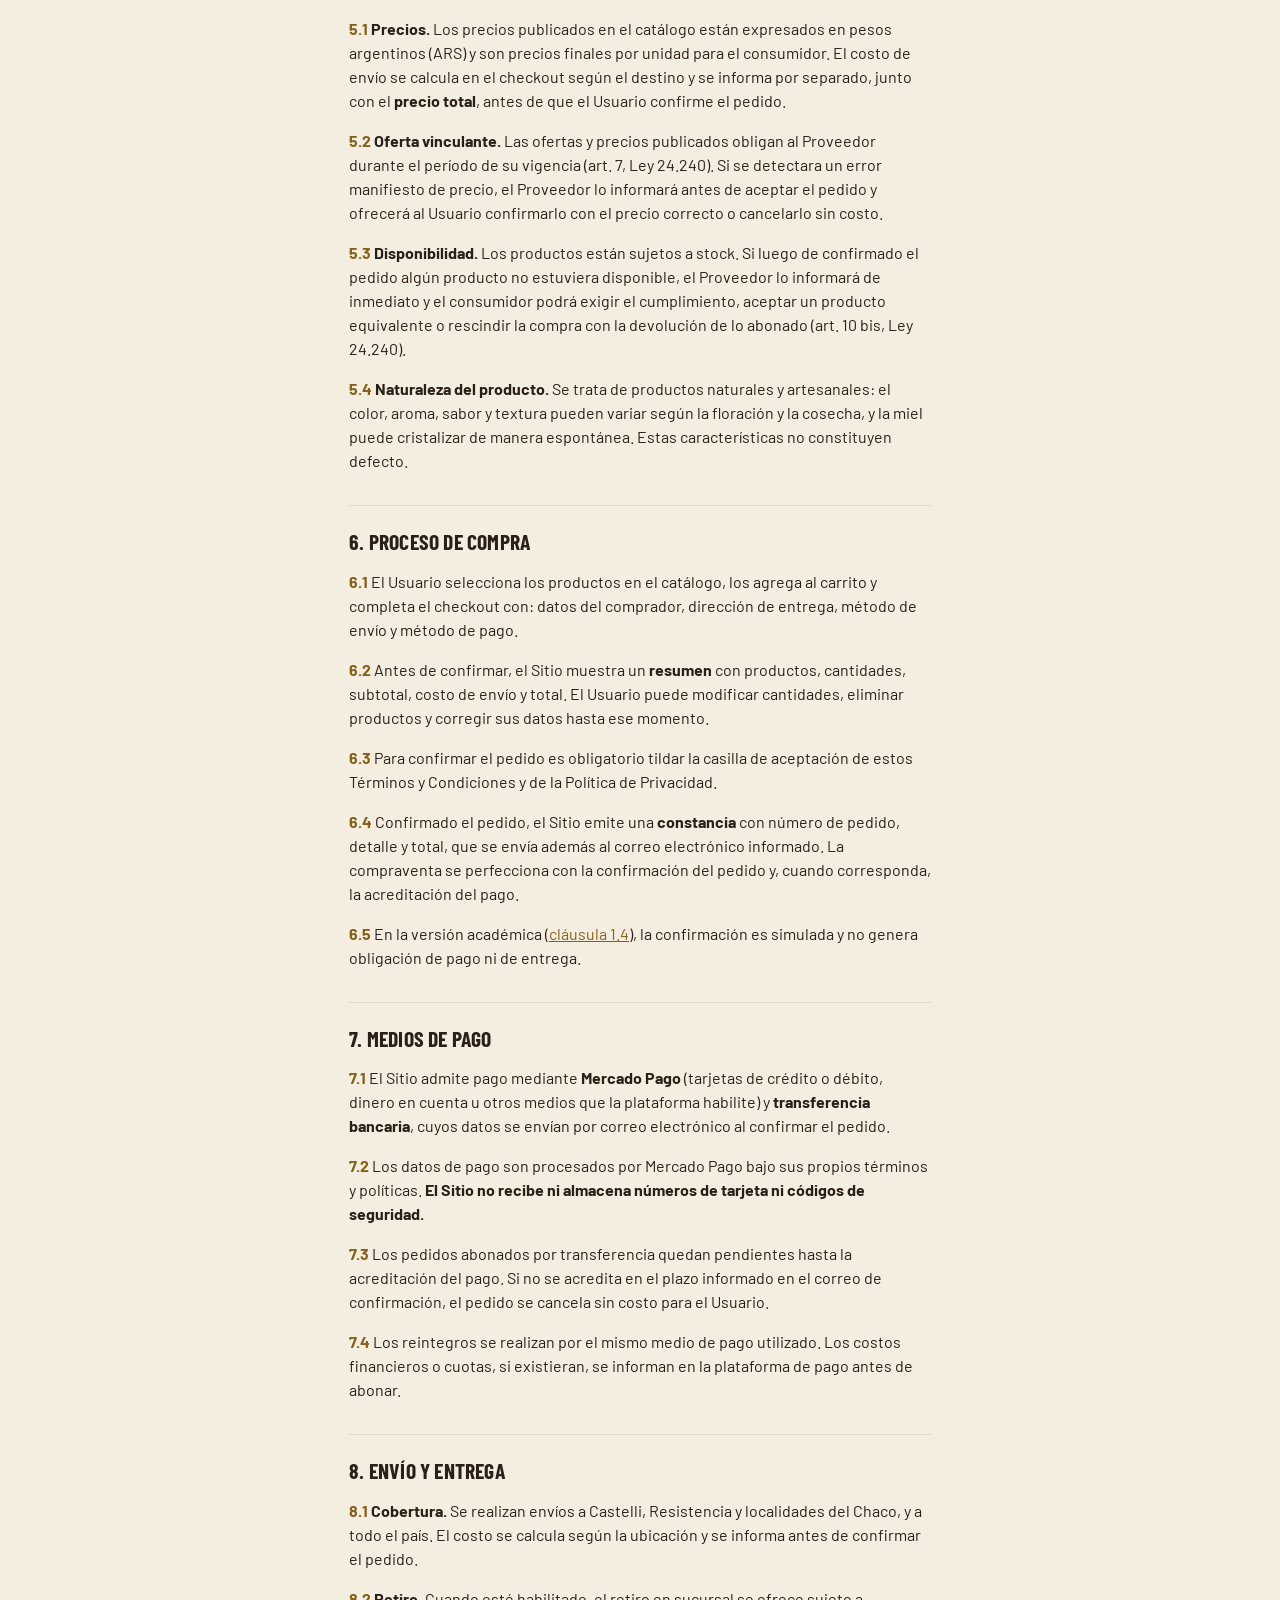
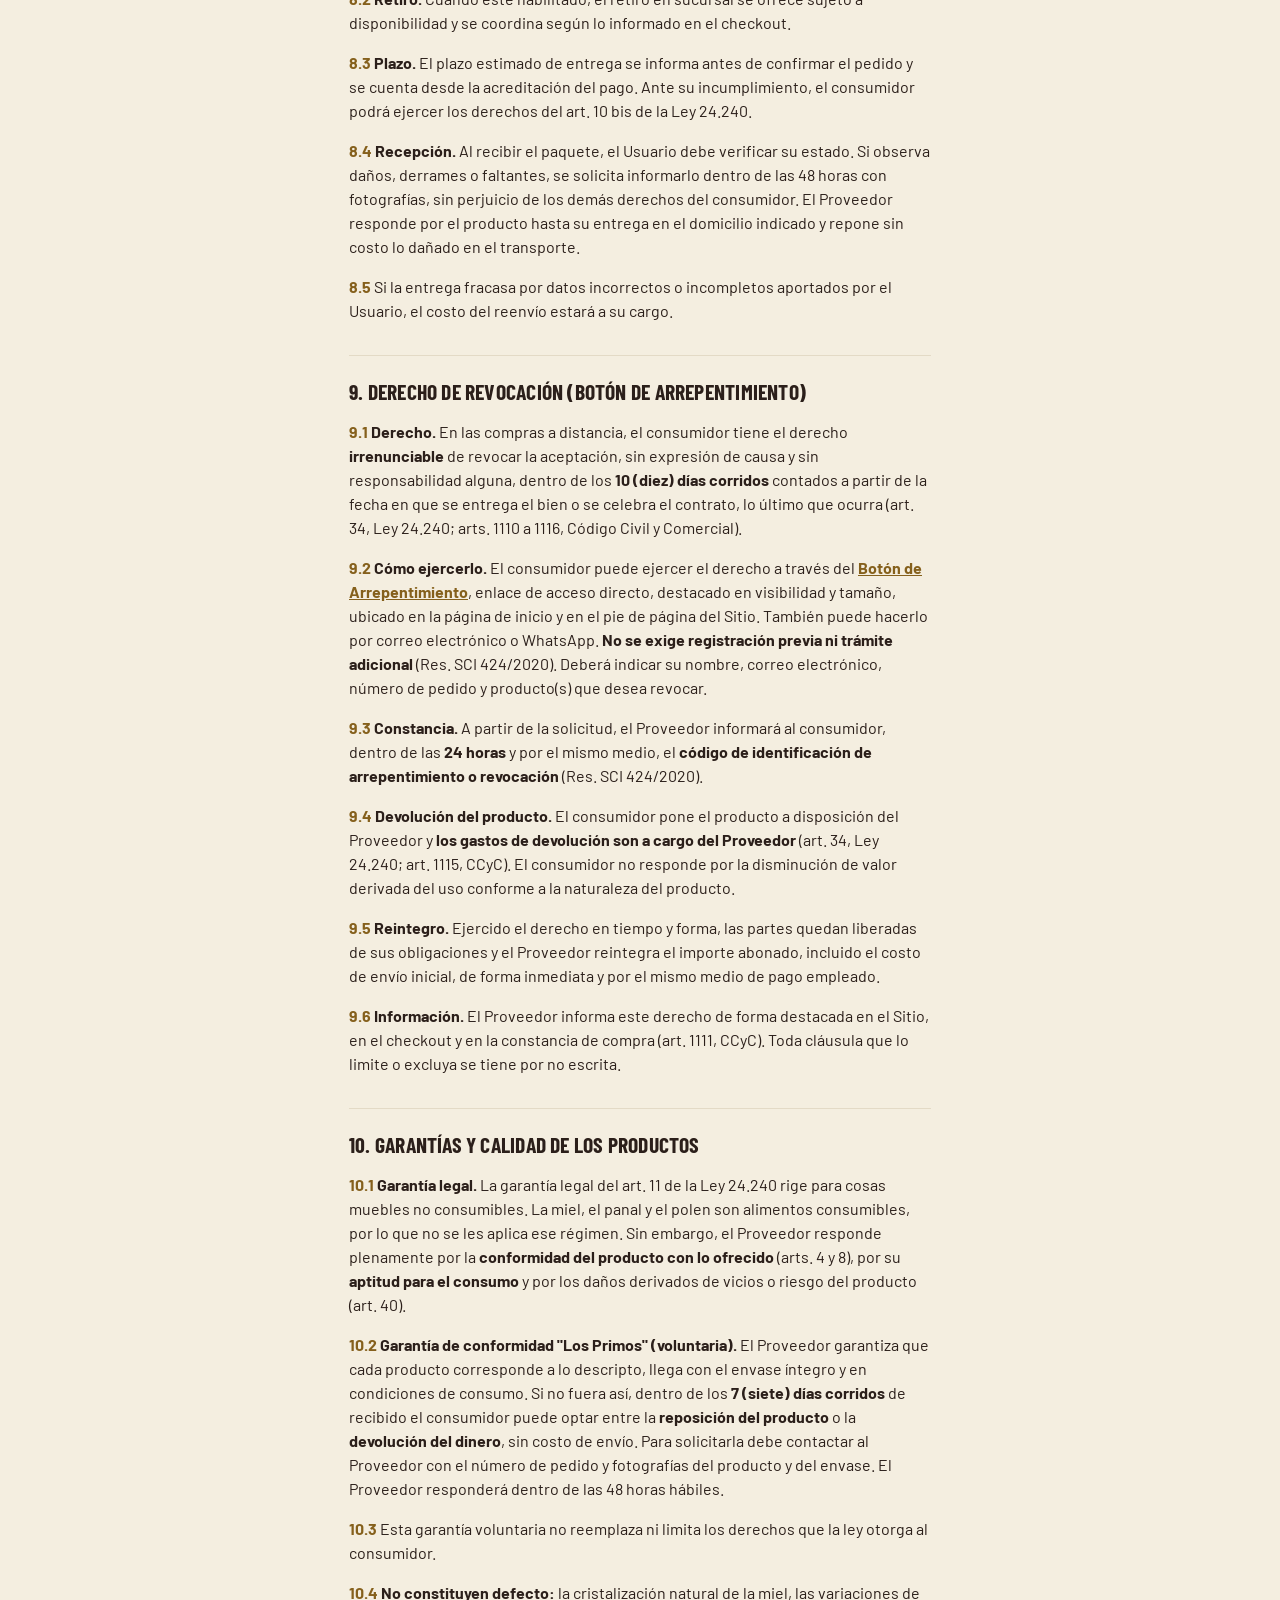
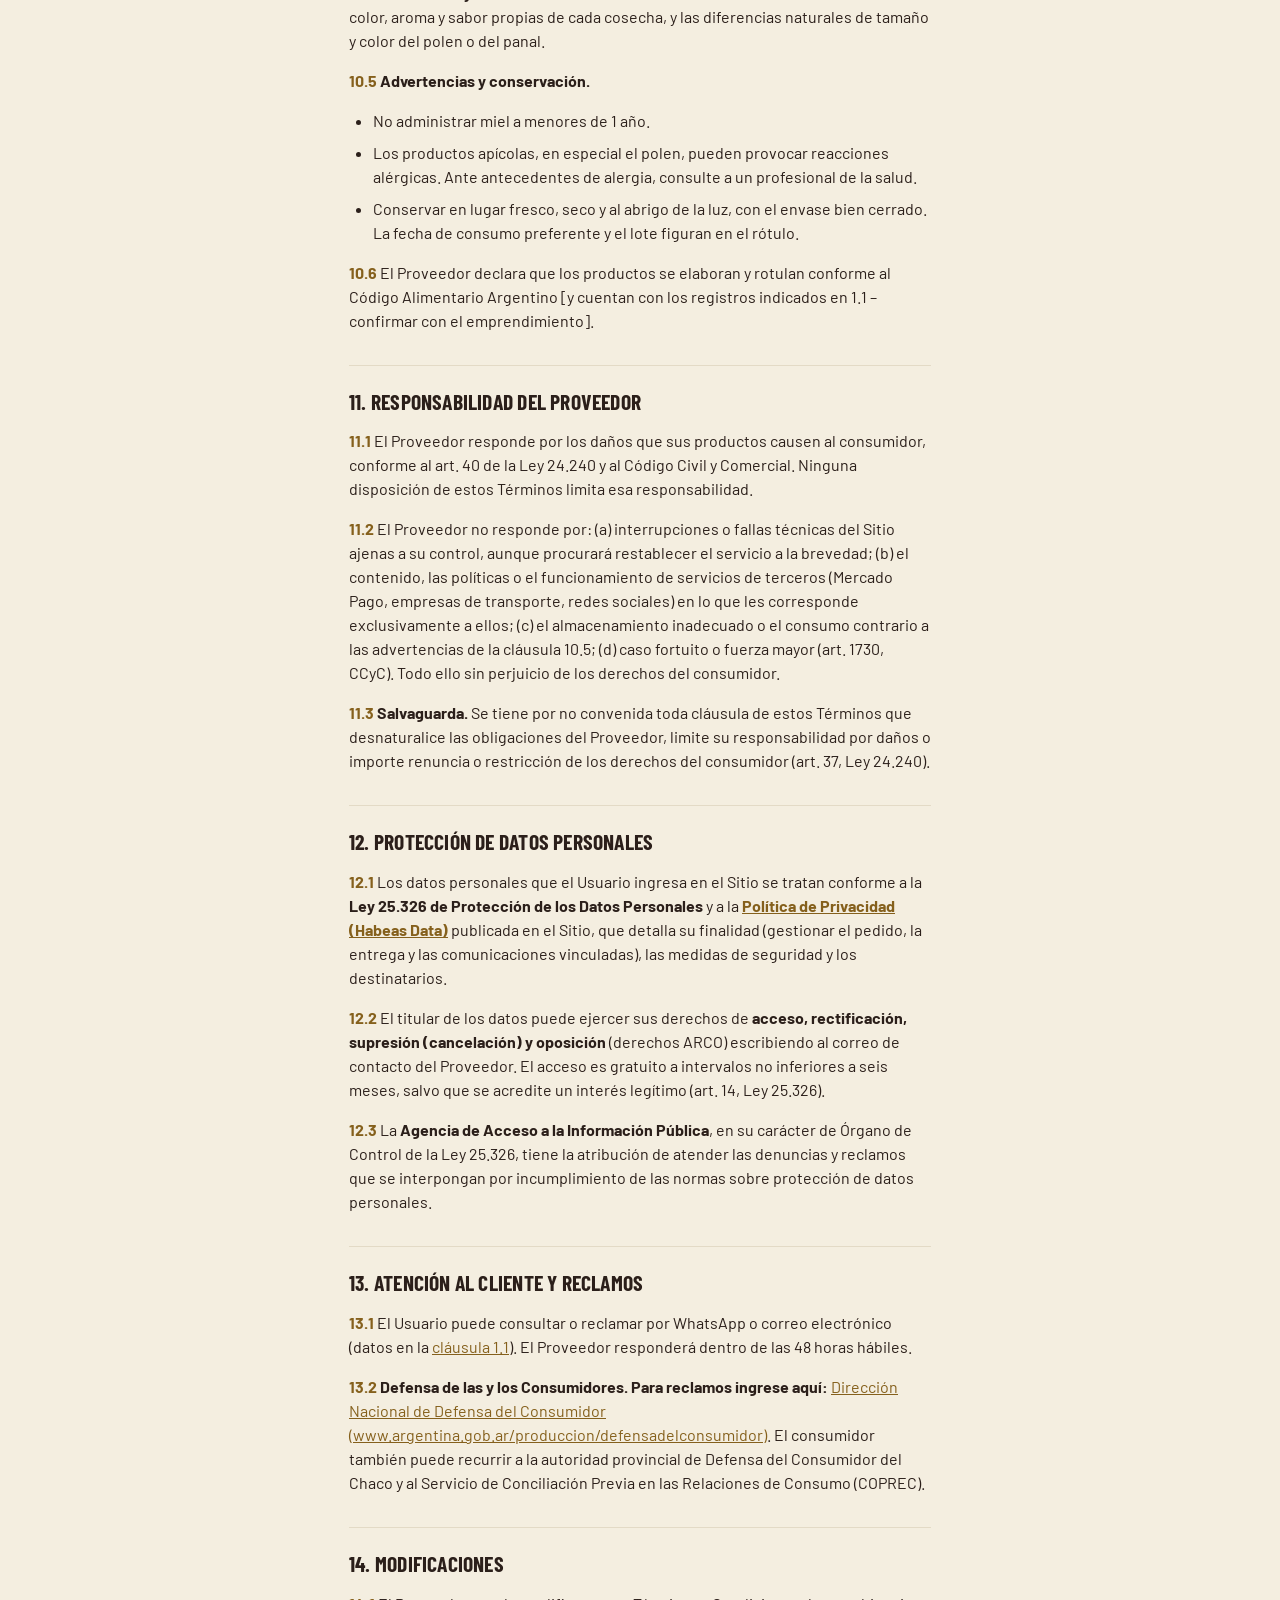
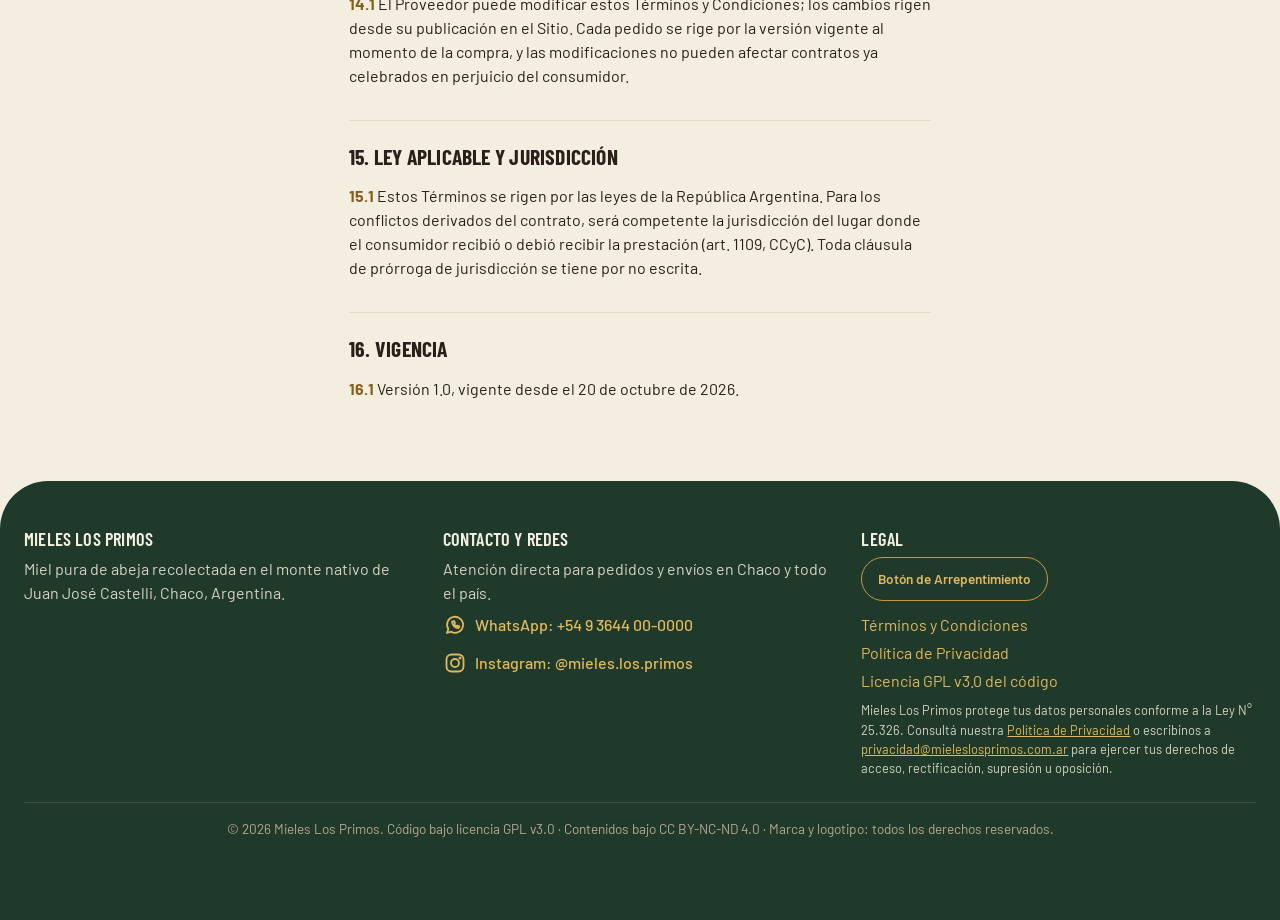
<file: terminos.html>
<!DOCTYPE html>
<html lang="es">
<head>
    <meta charset="UTF-8">
    <meta name="viewport" content="width=device-width, initial-scale=1.0">
    <title>Términos y Condiciones - Mieles Los Primos</title>

    <!-- Fuentes: Barlow Condensed para títulos, Barlow para texto -->
    <link rel="preconnect" href="https://fonts.googleapis.com">
    <link rel="preconnect" href="https://fonts.gstatic.com" crossorigin>
    <link href="https://fonts.googleapis.com/css2?family=Barlow+Condensed:wght@500;600;700&family=Barlow:wght@400;500;600;700&display=swap" rel="stylesheet">

    <!-- Hoja de estilos -->
    <link rel="stylesheet" href="css/styles.css">

    <!-- Ícono de la pestaña (favicon) y de acceso directo en celulares -->
    <link rel="icon" type="image/png" sizes="32x32" href="img/favicon-32.png">
    <link rel="apple-touch-icon" href="img/apple-touch-icon.png">
</head>
<body>

    <!-- Encabezado: igual en todas las páginas. aria-current marca la página actual -->
    <header>
        <a href="index.html" class="header-logo">
            <img src="img/logo.webp" alt="" width="48" height="48">
            <span class="logo-texto">
                <span class="logo-marca">Mieles</span>
                <span class="logo-nombre">LOS PRIMOS</span>
            </span>
        </a>

        <nav>
            <ul>
                <li><a href="index.html">Inicio</a></li>
                <li><a href="catalogo.html">Catálogo</a></li>
                <li><a href="origen.html">Origen</a></li>
                <li><a href="pedidos.html">Mis pedidos</a></li>
                <li><a href="#contacto">Contacto</a></li>
            </ul>
        </nav>

        <div class="header-carrito">
            <a href="carrito.html" aria-label="Carrito: 0 productos">
                <!-- Changuito (SVG decorativo: el aria-label del link dice qué es) -->
                <svg class="carrito-icono" viewBox="0 0 24 24" aria-hidden="true">
                    <path d="M3 4h2l2.4 11.2a2 2 0 0 0 2 1.6h7.7a2 2 0 0 0 2-1.5L21 8H6.2"/>
                    <circle cx="10" cy="20.5" r="1"/>
                    <circle cx="17" cy="20.5" r="1"/>
                </svg>
                <span class="carrito-texto">Carrito</span>
                <span class="carrito-contador">0</span>
            </a>
        </div>
    </header>

    <main>
        <!-- Términos y Condiciones de uso y compra (contrato de adhesión).
             Texto redactado por Juana Molina (Parte I del documento, versión 1.0).
             Anexo B de los Términos y Condiciones, ítem 1: publicado y accesible desde el footer. -->
        <article class="texto-legal" id="terminos">
            <a href="index.html" class="link-volver">&larr; Volver a la tienda</a>

            <h1>Términos y Condiciones de uso y compra</h1>
            <p class="legal-fecha">Versión 1.0 · Vigente desde el <time datetime="2026-10-20">20 de octubre de 2026</time></p>

            <!-- Información destacada del derecho de arrepentimiento (art. 1111, CCyC):
                 va antes de las cláusulas para que se lea primero -->
            <aside class="legal-destacado" aria-labelledby="titulo-destacado">
                <h2 id="titulo-destacado">Información destacada – Derecho de arrepentimiento</h2>
                <p>Usted puede <strong>revocar su compra sin expresar causa ni pagar costo alguno dentro de los 10 (diez) días corridos</strong> contados desde que recibe el producto o desde que se celebra el contrato, lo último que ocurra. Para hacerlo, use el <a href="arrepentimiento.html"><strong>Botón de Arrepentimiento</strong></a> disponible en la página de inicio y en el pie de página del sitio. No necesita registrarse. Más información en la <a href="#clausula-9">cláusula 9</a>.</p>
            </aside>

            <!-- Índice: cada link lleva a su cláusula (id="clausula-N") -->
            <nav class="legal-indice" aria-labelledby="titulo-indice">
                <h2 id="titulo-indice">Contenido</h2>
                <ol>
                    <li><a href="#clausula-1">Identificación del proveedor y aceptación</a></li>
                    <li><a href="#clausula-2">Definiciones</a></li>
                    <li><a href="#clausula-3">Uso del sitio y reglas de conducta</a></li>
                    <li><a href="#clausula-4">Propiedad intelectual y contenido generado con IA</a></li>
                    <li><a href="#clausula-5">Productos, precios y disponibilidad</a></li>
                    <li><a href="#clausula-6">Proceso de compra</a></li>
                    <li><a href="#clausula-7">Medios de pago</a></li>
                    <li><a href="#clausula-8">Envío y entrega</a></li>
                    <li><a href="#clausula-9">Derecho de revocación (Botón de Arrepentimiento)</a></li>
                    <li><a href="#clausula-10">Garantías y calidad de los productos</a></li>
                    <li><a href="#clausula-11">Responsabilidad del proveedor</a></li>
                    <li><a href="#clausula-12">Protección de datos personales</a></li>
                    <li><a href="#clausula-13">Atención al cliente y reclamos</a></li>
                    <li><a href="#clausula-14">Modificaciones</a></li>
                    <li><a href="#clausula-15">Ley aplicable y jurisdicción</a></li>
                    <li><a href="#clausula-16">Vigencia</a></li>
                </ol>
            </nav>

            <section id="clausula-1">
                <h2>1. Identificación del proveedor y aceptación</h2>
                <p><span class="clausula-numero">1.1</span> El sitio web <strong>"Mieles Los Primos"</strong> (el "Sitio") es operado por <strong>Apicultura "Los Primos"</strong> (el "Proveedor"), emprendimiento apícola familiar de Juan José Castelli, Provincia del Chaco, República Argentina, cuyos datos son:</p>

                <!-- DATOS A COMPLETAR: los valores entre corchetes los completa el emprendimiento -->
                <div class="tabla-scroll" role="region" aria-label="Datos del proveedor" tabindex="0">
                    <table class="tabla-legal tabla-datos">
                        <tbody>
                            <tr>
                                <th scope="row">Titular</th>
                                <td>[nombre y apellido / razón social del titular]</td>
                            </tr>
                            <tr>
                                <th scope="row">CUIT</th>
                                <td>[N.º de CUIT]</td>
                            </tr>
                            <tr>
                                <th scope="row">Domicilio</th>
                                <td>[calle y número], Juan José Castelli, Chaco</td>
                            </tr>
                            <tr>
                                <th scope="row">Correo electrónico</th>
                                <td>[correo de atención]</td>
                            </tr>
                            <tr>
                                <th scope="row">WhatsApp de atención</th>
                                <td>[número]</td>
                            </tr>
                            <tr>
                                <th scope="row">Registros sanitarios</th>
                                <td>RNE / RNPA: [números de registro]</td>
                            </tr>
                        </tbody>
                    </table>
                </div>

                <p><span class="clausula-numero">1.2</span> Estos Términos y Condiciones constituyen un <strong>contrato de adhesión</strong> que regula el uso del Sitio y la compra de los productos ofrecidos. Al navegar el Sitio y, en especial, al tildar la casilla <strong>"Acepto los Términos y Condiciones"</strong> en el proceso de compra, el Usuario declara haberlos leído y aceptado. Quien no esté de acuerdo debe abstenerse de realizar pedidos.</p>
                <p><span class="clausula-numero">1.3</span> Estos Términos y Condiciones se interpretan conforme a la Ley 24.240 de Defensa del Consumidor, al Código Civil y Comercial de la Nación y a las normas complementarias. En caso de duda prevalece la interpretación más favorable al consumidor.</p>
                <p><span class="clausula-numero">1.4</span> <strong>Carácter académico del Sitio.</strong> En su versión actual el Sitio se desarrolla como proyecto integrador de la Tecnicatura Superior en Desarrollo de Software del IES "René Favaloro" (2026). Por ello, el proceso de compra es una <strong>simulación</strong>: no se procesan pagos reales ni se generan obligaciones de entrega mientras el Sitio permanezca en esa etapa. Las cláusulas se redactan como si el Sitio operara comercialmente, con el fin de validar su adecuación legal.</p>
            </section>

            <section id="clausula-2">
                <h2>2. Definiciones</h2>
                <ul>
                    <li><strong>Usuario / Consumidor:</strong> persona humana o jurídica que navega el Sitio o adquiere productos como destinatario final, en beneficio propio o de su grupo familiar o social.</li>
                    <li><strong>Productos:</strong> miel pura multifloral del monte nativo del Impenetrable (frascos de 400 g y 800 g), porción de panal con miel, polen apícola y los packs publicados en el catálogo.</li>
                    <li><strong>Pedido:</strong> solicitud de compra confirmada por el Usuario en el checkout.</li>
                    <li><strong>Botón de Arrepentimiento:</strong> enlace del Sitio mediante el cual el consumidor solicita la revocación de su compra.</li>
                </ul>
            </section>

            <section id="clausula-3">
                <h2>3. Uso del sitio y reglas de conducta</h2>
                <p><span class="clausula-numero">3.1</span> <strong>Capacidad.</strong> Para comprar se requiere ser mayor de 18 años y contar con capacidad legal. Los menores solo pueden hacerlo por medio de su representante legal.</p>
                <p><span class="clausula-numero">3.2</span> <strong>Acceso.</strong> La navegación es libre y gratuita. La compra no exige crear una cuenta ni registrarse.</p>
                <p><span class="clausula-numero">3.3</span> <strong>Reglas de conducta.</strong> El Usuario se compromete a:</p>
                <ul>
                    <li>proporcionar datos veraces, completos y actualizados en el formulario de compra;</li>
                    <li>no utilizar el Sitio con fines ilícitos, fraudulentos o contrarios a la buena fe;</li>
                    <li>no intentar vulnerar la seguridad del Sitio, alterar su código, ni acceder a información de otros usuarios;</li>
                    <li>no suplantar la identidad de otra persona ni realizar pedidos falsos;</li>
                    <li>no utilizar sistemas automatizados (bots, scrapers) sin autorización previa;</li>
                    <li>no cargar contenido ofensivo, ilegal o que infrinja derechos de terceros en los campos de texto o consultas.</li>
                </ul>
                <p><span class="clausula-numero">3.4</span> Ante un uso fraudulento o contrario a estas reglas, el Proveedor podrá cancelar el pedido o bloquear el acceso, reintegrando lo efectivamente abonado, sin perjuicio de las acciones legales que correspondan.</p>
            </section>

            <section id="clausula-4">
                <h2>4. Propiedad intelectual y contenido generado con IA</h2>
                <p><span class="clausula-numero">4.1</span> La marca, el logotipo, el diseño, los textos y las fotografías del Sitio pertenecen al Proveedor o a sus autores y están protegidos por la Ley 22.362 de Marcas y la Ley 11.723 de Propiedad Intelectual. El código fuente se rige por la <a href="https://github.com/juanimol19/mieles-los-primos-web/blob/HEAD/LICENSE">licencia de software declarada en el repositorio del proyecto</a>. Se prohíbe su reproducción o uso comercial sin autorización expresa.</p>
                <p><span class="clausula-numero">4.2</span> <strong>Transparencia sobre inteligencia artificial.</strong> Algunas imágenes y textos descriptivos del Sitio pueden haber sido generados o asistidos mediante herramientas de IA con fines ilustrativos, conforme a la declaración de transparencia del proyecto. Dichas imágenes pueden diferir en detalles de presentación del producto real (etiquetas, envase, tonalidad). El producto entregado es el descripto en la ficha del catálogo (tipo y peso/contenido).</p>
            </section>

            <section id="clausula-5">
                <h2>5. Productos, precios y disponibilidad</h2>
                <p><span class="clausula-numero">5.1</span> <strong>Precios.</strong> Los precios publicados en el catálogo están expresados en pesos argentinos (ARS) y son precios finales por unidad para el consumidor. El costo de envío se calcula en el checkout según el destino y se informa por separado, junto con el <strong>precio total</strong>, antes de que el Usuario confirme el pedido.</p>
                <p><span class="clausula-numero">5.2</span> <strong>Oferta vinculante.</strong> Las ofertas y precios publicados obligan al Proveedor durante el período de su vigencia (art. 7, Ley 24.240). Si se detectara un error manifiesto de precio, el Proveedor lo informará antes de aceptar el pedido y ofrecerá al Usuario confirmarlo con el precio correcto o cancelarlo sin costo.</p>
                <p><span class="clausula-numero">5.3</span> <strong>Disponibilidad.</strong> Los productos están sujetos a stock. Si luego de confirmado el pedido algún producto no estuviera disponible, el Proveedor lo informará de inmediato y el consumidor podrá exigir el cumplimiento, aceptar un producto equivalente o rescindir la compra con la devolución de lo abonado (art. 10 bis, Ley 24.240).</p>
                <p><span class="clausula-numero">5.4</span> <strong>Naturaleza del producto.</strong> Se trata de productos naturales y artesanales: el color, aroma, sabor y textura pueden variar según la floración y la cosecha, y la miel puede cristalizar de manera espontánea. Estas características no constituyen defecto.</p>
            </section>

            <section id="clausula-6">
                <h2>6. Proceso de compra</h2>
                <p><span class="clausula-numero">6.1</span> El Usuario selecciona los productos en el catálogo, los agrega al carrito y completa el checkout con: datos del comprador, dirección de entrega, método de envío y método de pago.</p>
                <p><span class="clausula-numero">6.2</span> Antes de confirmar, el Sitio muestra un <strong>resumen</strong> con productos, cantidades, subtotal, costo de envío y total. El Usuario puede modificar cantidades, eliminar productos y corregir sus datos hasta ese momento.</p>
                <p><span class="clausula-numero">6.3</span> Para confirmar el pedido es obligatorio tildar la casilla de aceptación de estos Términos y Condiciones y de la Política de Privacidad.</p>
                <p><span class="clausula-numero">6.4</span> Confirmado el pedido, el Sitio emite una <strong>constancia</strong> con número de pedido, detalle y total, que se envía además al correo electrónico informado. La compraventa se perfecciona con la confirmación del pedido y, cuando corresponda, la acreditación del pago.</p>
                <p><span class="clausula-numero">6.5</span> En la versión académica (<a href="#clausula-1">cláusula 1.4</a>), la confirmación es simulada y no genera obligación de pago ni de entrega.</p>
            </section>

            <section id="clausula-7">
                <h2>7. Medios de pago</h2>
                <p><span class="clausula-numero">7.1</span> El Sitio admite pago mediante <strong>Mercado Pago</strong> (tarjetas de crédito o débito, dinero en cuenta u otros medios que la plataforma habilite) y <strong>transferencia bancaria</strong>, cuyos datos se envían por correo electrónico al confirmar el pedido.</p>
                <p><span class="clausula-numero">7.2</span> Los datos de pago son procesados por Mercado Pago bajo sus propios términos y políticas. <strong>El Sitio no recibe ni almacena números de tarjeta ni códigos de seguridad.</strong></p>
                <p><span class="clausula-numero">7.3</span> Los pedidos abonados por transferencia quedan pendientes hasta la acreditación del pago. Si no se acredita en el plazo informado en el correo de confirmación, el pedido se cancela sin costo para el Usuario.</p>
                <p><span class="clausula-numero">7.4</span> Los reintegros se realizan por el mismo medio de pago utilizado. Los costos financieros o cuotas, si existieran, se informan en la plataforma de pago antes de abonar.</p>
            </section>

            <section id="clausula-8">
                <h2>8. Envío y entrega</h2>
                <p><span class="clausula-numero">8.1</span> <strong>Cobertura.</strong> Se realizan envíos a Castelli, Resistencia y localidades del Chaco, y a todo el país. El costo se calcula según la ubicación y se informa antes de confirmar el pedido.</p>
                <p><span class="clausula-numero">8.2</span> <strong>Retiro.</strong> Cuando esté habilitado, el retiro en sucursal se ofrece sujeto a disponibilidad y se coordina según lo informado en el checkout.</p>
                <p><span class="clausula-numero">8.3</span> <strong>Plazo.</strong> El plazo estimado de entrega se informa antes de confirmar el pedido y se cuenta desde la acreditación del pago. Ante su incumplimiento, el consumidor podrá ejercer los derechos del art. 10 bis de la Ley 24.240.</p>
                <p><span class="clausula-numero">8.4</span> <strong>Recepción.</strong> Al recibir el paquete, el Usuario debe verificar su estado. Si observa daños, derrames o faltantes, se solicita informarlo dentro de las 48 horas con fotografías, sin perjuicio de los demás derechos del consumidor. El Proveedor responde por el producto hasta su entrega en el domicilio indicado y repone sin costo lo dañado en el transporte.</p>
                <p><span class="clausula-numero">8.5</span> Si la entrega fracasa por datos incorrectos o incompletos aportados por el Usuario, el costo del reenvío estará a su cargo.</p>
            </section>

            <section id="clausula-9">
                <h2>9. Derecho de revocación (Botón de Arrepentimiento)</h2>
                <p><span class="clausula-numero">9.1</span> <strong>Derecho.</strong> En las compras a distancia, el consumidor tiene el derecho <strong>irrenunciable</strong> de revocar la aceptación, sin expresión de causa y sin responsabilidad alguna, dentro de los <strong>10 (diez) días corridos</strong> contados a partir de la fecha en que se entrega el bien o se celebra el contrato, lo último que ocurra (art. 34, Ley 24.240; arts. 1110 a 1116, Código Civil y Comercial).</p>
                <p><span class="clausula-numero">9.2</span> <strong>Cómo ejercerlo.</strong> El consumidor puede ejercer el derecho a través del <a href="arrepentimiento.html"><strong>Botón de Arrepentimiento</strong></a>, enlace de acceso directo, destacado en visibilidad y tamaño, ubicado en la página de inicio y en el pie de página del Sitio. También puede hacerlo por correo electrónico o WhatsApp. <strong>No se exige registración previa ni trámite adicional</strong> (Res. SCI 424/2020). Deberá indicar su nombre, correo electrónico, número de pedido y producto(s) que desea revocar.</p>
                <p><span class="clausula-numero">9.3</span> <strong>Constancia.</strong> A partir de la solicitud, el Proveedor informará al consumidor, dentro de las <strong>24 horas</strong> y por el mismo medio, el <strong>código de identificación de arrepentimiento o revocación</strong> (Res. SCI 424/2020).</p>
                <p><span class="clausula-numero">9.4</span> <strong>Devolución del producto.</strong> El consumidor pone el producto a disposición del Proveedor y <strong>los gastos de devolución son a cargo del Proveedor</strong> (art. 34, Ley 24.240; art. 1115, CCyC). El consumidor no responde por la disminución de valor derivada del uso conforme a la naturaleza del producto.</p>
                <p><span class="clausula-numero">9.5</span> <strong>Reintegro.</strong> Ejercido el derecho en tiempo y forma, las partes quedan liberadas de sus obligaciones y el Proveedor reintegra el importe abonado, incluido el costo de envío inicial, de forma inmediata y por el mismo medio de pago empleado.</p>
                <p><span class="clausula-numero">9.6</span> <strong>Información.</strong> El Proveedor informa este derecho de forma destacada en el Sitio, en el checkout y en la constancia de compra (art. 1111, CCyC). Toda cláusula que lo limite o excluya se tiene por no escrita.</p>
            </section>

            <section id="clausula-10">
                <h2>10. Garantías y calidad de los productos</h2>
                <p><span class="clausula-numero">10.1</span> <strong>Garantía legal.</strong> La garantía legal del art. 11 de la Ley 24.240 rige para cosas muebles no consumibles. La miel, el panal y el polen son alimentos consumibles, por lo que no se les aplica ese régimen. Sin embargo, el Proveedor responde plenamente por la <strong>conformidad del producto con lo ofrecido</strong> (arts. 4 y 8), por su <strong>aptitud para el consumo</strong> y por los daños derivados de vicios o riesgo del producto (art. 40).</p>
                <p><span class="clausula-numero">10.2</span> <strong>Garantía de conformidad "Los Primos" (voluntaria).</strong> El Proveedor garantiza que cada producto corresponde a lo descripto, llega con el envase íntegro y en condiciones de consumo. Si no fuera así, dentro de los <strong>7 (siete) días corridos</strong> de recibido el consumidor puede optar entre la <strong>reposición del producto</strong> o la <strong>devolución del dinero</strong>, sin costo de envío. Para solicitarla debe contactar al Proveedor con el número de pedido y fotografías del producto y del envase. El Proveedor responderá dentro de las 48 horas hábiles.</p>
                <p><span class="clausula-numero">10.3</span> Esta garantía voluntaria no reemplaza ni limita los derechos que la ley otorga al consumidor.</p>
                <p><span class="clausula-numero">10.4</span> <strong>No constituyen defecto:</strong> la cristalización natural de la miel, las variaciones de color, aroma y sabor propias de cada cosecha, y las diferencias naturales de tamaño y color del polen o del panal.</p>
                <p><span class="clausula-numero">10.5</span> <strong>Advertencias y conservación.</strong></p>
                <ul>
                    <li>No administrar miel a menores de 1 año.</li>
                    <li>Los productos apícolas, en especial el polen, pueden provocar reacciones alérgicas. Ante antecedentes de alergia, consulte a un profesional de la salud.</li>
                    <li>Conservar en lugar fresco, seco y al abrigo de la luz, con el envase bien cerrado. La fecha de consumo preferente y el lote figuran en el rótulo.</li>
                </ul>
                <!-- DATOS A COMPLETAR: confirmar los registros con el emprendimiento (nota del texto original) -->
                <p><span class="clausula-numero">10.6</span> El Proveedor declara que los productos se elaboran y rotulan conforme al Código Alimentario Argentino [y cuentan con los registros indicados en 1.1 – confirmar con el emprendimiento].</p>
            </section>

            <section id="clausula-11">
                <h2>11. Responsabilidad del proveedor</h2>
                <p><span class="clausula-numero">11.1</span> El Proveedor responde por los daños que sus productos causen al consumidor, conforme al art. 40 de la Ley 24.240 y al Código Civil y Comercial. Ninguna disposición de estos Términos limita esa responsabilidad.</p>
                <p><span class="clausula-numero">11.2</span> El Proveedor no responde por: (a) interrupciones o fallas técnicas del Sitio ajenas a su control, aunque procurará restablecer el servicio a la brevedad; (b) el contenido, las políticas o el funcionamiento de servicios de terceros (Mercado Pago, empresas de transporte, redes sociales) en lo que les corresponde exclusivamente a ellos; (c) el almacenamiento inadecuado o el consumo contrario a las advertencias de la cláusula 10.5; (d) caso fortuito o fuerza mayor (art. 1730, CCyC). Todo ello sin perjuicio de los derechos del consumidor.</p>
                <p><span class="clausula-numero">11.3</span> <strong>Salvaguarda.</strong> Se tiene por no convenida toda cláusula de estos Términos que desnaturalice las obligaciones del Proveedor, limite su responsabilidad por daños o importe renuncia o restricción de los derechos del consumidor (art. 37, Ley 24.240).</p>
            </section>

            <section id="clausula-12">
                <h2>12. Protección de datos personales</h2>
                <p><span class="clausula-numero">12.1</span> Los datos personales que el Usuario ingresa en el Sitio se tratan conforme a la <strong>Ley 25.326 de Protección de los Datos Personales</strong> y a la <a href="privacidad.html"><strong>Política de Privacidad (Habeas Data)</strong></a> publicada en el Sitio, que detalla su finalidad (gestionar el pedido, la entrega y las comunicaciones vinculadas), las medidas de seguridad y los destinatarios.</p>
                <p><span class="clausula-numero">12.2</span> El titular de los datos puede ejercer sus derechos de <strong>acceso, rectificación, supresión (cancelación) y oposición</strong> (derechos ARCO) escribiendo al correo de contacto del Proveedor. El acceso es gratuito a intervalos no inferiores a seis meses, salvo que se acredite un interés legítimo (art. 14, Ley 25.326).</p>
                <p><span class="clausula-numero">12.3</span> La <strong>Agencia de Acceso a la Información Pública</strong>, en su carácter de Órgano de Control de la Ley 25.326, tiene la atribución de atender las denuncias y reclamos que se interpongan por incumplimiento de las normas sobre protección de datos personales.</p>
            </section>

            <section id="clausula-13">
                <h2>13. Atención al cliente y reclamos</h2>
                <p><span class="clausula-numero">13.1</span> El Usuario puede consultar o reclamar por WhatsApp o correo electrónico (datos en la <a href="#clausula-1">cláusula 1.1</a>). El Proveedor responderá dentro de las 48 horas hábiles.</p>
                <p><span class="clausula-numero">13.2</span> <strong>Defensa de las y los Consumidores. Para reclamos ingrese aquí:</strong> <a href="https://www.argentina.gob.ar/produccion/defensadelconsumidor" target="_blank" rel="noopener">Dirección Nacional de Defensa del Consumidor (www.argentina.gob.ar/produccion/defensadelconsumidor)</a>. El consumidor también puede recurrir a la autoridad provincial de Defensa del Consumidor del Chaco y al Servicio de Conciliación Previa en las Relaciones de Consumo (COPREC).</p>
            </section>

            <section id="clausula-14">
                <h2>14. Modificaciones</h2>
                <p><span class="clausula-numero">14.1</span> El Proveedor puede modificar estos Términos y Condiciones; los cambios rigen desde su publicación en el Sitio. Cada pedido se rige por la versión vigente al momento de la compra, y las modificaciones no pueden afectar contratos ya celebrados en perjuicio del consumidor.</p>
            </section>

            <section id="clausula-15">
                <h2>15. Ley aplicable y jurisdicción</h2>
                <p><span class="clausula-numero">15.1</span> Estos Términos se rigen por las leyes de la República Argentina. Para los conflictos derivados del contrato, será competente la jurisdicción del lugar donde el consumidor recibió o debió recibir la prestación (art. 1109, CCyC). Toda cláusula de prórroga de jurisdicción se tiene por no escrita.</p>
            </section>

            <section id="clausula-16">
                <h2>16. Vigencia</h2>
                <p><span class="clausula-numero">16.1</span> Versión 1.0, vigente desde el 20 de octubre de 2026.</p>
            </section>
        </article>
    </main>

    <!-- Pie de Página (Footer). Es el mismo en todas las páginas:
         si se cambia, hay que cambiarlo en todos los archivos .html. -->
    <footer>
        <section class="footer-marca">
            <h2>Mieles Los Primos</h2>
            <p>Miel pura de abeja recolectada en el monte nativo de Juan José Castelli, Chaco, Argentina.</p>
        </section>

        <!-- DATOS DE EJEMPLO: reemplazar el número de WhatsApp por el real (Instagram: cuenta de la campaña del Sprint 3, @mieles.los.primos; la de la marca es @losprimos.miel) -->
        <section id="contacto">
            <h2>Contacto y redes</h2>
            <p>Atención directa para pedidos y envíos en Chaco y todo el país.</p>
            <ul class="footer-redes">
                <li>
                    <a href="https://wa.me/5493644000000" target="_blank" rel="noopener">
                        <!-- Globo de chat con teléfono (WhatsApp) -->
                        <svg class="red-icono" viewBox="0 0 24 24" aria-hidden="true">
                            <path d="M4 20l1.3-3.9A8 8 0 1 1 8 18.7z"/>
                            <path d="M9 8.5c0 3.5 3 6.5 6.5 6.5l1-1.5-2-1-1 .8a4.5 4.5 0 0 1-2.3-2.3l.8-1-1-2z"/>
                        </svg>
                        <span>WhatsApp: +54 9 3644 00-0000</span>
                    </a>
                </li>
                <li>
                    <a href="https://www.instagram.com/mieles.los.primos/" target="_blank" rel="noopener">
                        <!-- Cámara (Instagram) -->
                        <svg class="red-icono" viewBox="0 0 24 24" aria-hidden="true">
                            <rect x="3.5" y="3.5" width="17" height="17" rx="5"/>
                            <circle cx="12" cy="12" r="4"/>
                            <circle cx="17" cy="7" r="0.6"/>
                        </svg>
                        <span>Instagram: @mieles.los.primos</span>
                    </a>
                </li>
            </ul>
        </section>

        <section class="footer-legal">
            <h2>Legal</h2>
            <ul>
                <!-- Botón de Arrepentimiento (Ley 24.240 y Res. SCI 424/2020): destacado y de acceso directo -->
                <li><a href="arrepentimiento.html" class="boton boton-secundario boton-arrepentimiento">Botón de Arrepentimiento</a></li>
                <li><a href="terminos.html" aria-current="page">Términos y Condiciones</a></li>
                <li><a href="privacidad.html">Política de Privacidad</a></li>
                <li><a href="https://github.com/juanimol19/mieles-los-primos-web/blob/HEAD/LICENSE">Licencia GPL v3.0 del código</a></li>
            </ul>
            <p class="footer-leyenda">Mieles Los Primos protege tus datos personales conforme a la Ley N° 25.326. Consultá nuestra <a href="privacidad.html">Política de Privacidad</a> o escribinos a <a href="mailto:privacidad@mieleslosprimos.com.ar">privacidad@mieleslosprimos.com.ar</a> para ejercer tus derechos de acceso, rectificación, supresión u oposición.</p>
        </section>

        <p class="footer-copyright">&copy; 2026 Mieles Los Primos. Código bajo licencia GPL v3.0 · Contenidos bajo CC BY-NC-ND 4.0 · Marca y logotipo: todos los derechos reservados.</p>
    </footer>

    <!-- Botón flotante de WhatsApp: fijo abajo a la derecha, visible en todas las secciones.
         DATOS DE EJEMPLO: reemplazar el número por el real -->
    <a href="https://wa.me/5493644000000" class="whatsapp-flotante" target="_blank" rel="noopener" aria-label="Escribinos por WhatsApp">
        <svg viewBox="0 0 24 24" aria-hidden="true">
            <path d="M4 20l1.3-3.9A8 8 0 1 1 8 18.7z"/>
            <path d="M9 8.5c0 3.5 3 6.5 6.5 6.5l1-1.5-2-1-1 .8a4.5 4.5 0 0 1-2.3-2.3l.8-1-1-2z"/>
        </svg>
    </a>

    <!-- Carrito: contador del header y botones "Agregar al carrito" (JavaScript puro, ES module) -->
    <script type="module" src="js/carrito.js"></script>

</body>
</html>
</file>
<file: css/styles.css>
/* ==========================================================================
   Mieles Los Primos — Hoja de estilos
   Mobile-first: los estilos base son para móvil, las media queries
   agregan/ajustan reglas para tablet (>=768px) y escritorio (>=1024px).
   ========================================================================== */

/* ==========================================================================
   1. VARIABLES
   ========================================================================== */
:root {
  /* Colores — identidad nueva (CR-07), sacada del logo:
     verde oscuro del arco, beige del fondo, marrón del nombre y dorado del lema.
     Los nombres de las variables se mantienen para no tocar el resto del CSS. */
  --color-amber: #C9973A;        /* dorado miel: botones, bordes y decoración */
  --color-amber-hover: #A97A26;
  --color-amber-texto: #85601C;  /* dorado oscuro para texto: contraste 5.7:1 sobre blanco */
  --color-cream: #F4EEE0;        /* beige del logo: fondo general del sitio */
  --color-arena: #EAE2CF;        /* superficies destacadas sobre el beige (avisos, paneles, fotos) */
  --color-brown: #2B1F1A;        /* marrón del nombre "LOS PRIMOS" */
  --color-brown-oscuro: #1F3A2B; /* verde oscuro del logo: sección de origen y footer */
  --color-verde: #24402F;        /* verde del arco del logo */
  --color-ladrillo: #B5442B;     /* rojo ladrillo de las etiquetas (solo acentos) */
  --color-dorado-claro: #E2B85C; /* texto dorado sobre el verde oscuro: contraste 6.6:1 */
  --color-texto-claro: #D8D2BF;  /* texto secundario sobre el verde oscuro */
  --color-border: #E3DAC6;
  --color-white: #FFFFFF;

  /* Texto */
  --color-text: var(--color-brown);
  --color-text-muted: #6E5C48; /* contraste 5.2:1 sobre arena y 6:1 sobre blanco */
  --color-error: #B3261E; /* rojo para errores del formulario: contraste 6.5:1 sobre blanco */

  /* Tipografías */
  /* Barlow Condensed se parece a la letra condensada del logo y las etiquetas */
  --font-heading: 'Barlow Condensed', 'Arial Narrow', sans-serif;
  --font-body: 'Barlow', system-ui, -apple-system, sans-serif;

  /* Espaciados (escala en rem) */
  --space-1: 0.25rem;
  --space-2: 0.5rem;
  --space-3: 1rem;
  --space-4: 1.5rem;
  --space-5: 2rem;
  --space-6: 3rem;

  /* Bordes y sombra */
  --radius: 0.75rem;
  --radius-grande: 1.75rem; /* tarjetas y bloques grandes */
  --radius-full: 999px;
  --shadow-suave: 0 1px 3px rgba(43, 31, 26, 0.1);
  --shadow-elevada: 0 1.75rem 3.5rem rgba(43, 31, 26, 0.16);
  --shadow-miel: 0 0.5rem 1.5rem rgba(201, 151, 58, 0.35); /* resplandor ámbar de los botones */

  /* Transiciones: misma duración y curva en todo el sitio.
     --curva arranca rápido y frena suave al final (se siente más "natural") */
  --transicion: 0.25s ease;
  --curva: cubic-bezier(0.2, 0.7, 0.2, 1);
}

/* ==========================================================================
   2. RESET BÁSICO
   ========================================================================== */
*,
*::before,
*::after {
  box-sizing: border-box;
  margin: 0;
  padding: 0;
}

html {
  -webkit-text-size-adjust: 100%;
  scroll-behavior: smooth;
  /* Al saltar a una sección (#catalogo), deja lugar para el header fijo.
     En móvil el header ocupa dos filas (logo + nav); desde 768px, una. */
  scroll-padding-top: 9.5rem;
}

ul,
ol {
  list-style: none;
}

a {
  text-decoration: none;
  color: inherit;
}

img,
picture {
  max-width: 100%;
  display: block;
}

button,
input,
select,
textarea {
  font: inherit;
  color: inherit;
}

button {
  cursor: pointer;
  background: none;
  border: none;
}

/* Botón deshabilitado (ej.: "−" con cantidad 1): se ve apagado y no invita a hacer clic */
button:disabled {
  cursor: not-allowed;
  opacity: 0.4;
}

/* El atributo hidden oculta siempre, aunque la clase del elemento tenga otro display
   (ej.: .tarjeta usa display: flex). Lo usa js/carrito.js. */
[hidden] {
  display: none !important;
}

/* Foco visible en ámbar oscuro: se distingue bien sobre el crema y el blanco */
:focus-visible {
  outline: 3px solid var(--color-amber-texto);
  outline-offset: 3px;
}

/* ==========================================================================
   3. BASE (mobile-first)
   ========================================================================== */
body {
  font-family: var(--font-body);
  color: var(--color-text);
  background-color: var(--color-cream);
  line-height: 1.5;
  -webkit-font-smoothing: antialiased;
}

h1, h2, h3, h4 {
  font-family: var(--font-heading);
  font-weight: 700;
  line-height: 1.1;
  letter-spacing: 0.01em;
}

/* Los h1 y h2 van en mayúsculas, como "LOS PRIMOS" en el logo */
h1, h2 {
  text-transform: uppercase;
}

/* Los acentos de los títulos se marcan con color, no con itálica */
h1 em, h2 em, h3 em {
  font-style: normal;
}

/* Separador entre secciones: línea fina con el color de bordes de la paleta */
hr {
  border: none;
  border-top: 1px solid var(--color-border);
}

/* Botón principal reutilizable (hero, carrito, checkout).
   Texto marrón sobre ámbar: el blanco sobre ámbar no llega al contraste mínimo. */
.boton {
  display: inline-flex;
  align-items: center;
  gap: var(--space-2);
  min-height: 2.75rem; /* 44 px: tamaño mínimo cómodo para tocar con el dedo */
  padding: var(--space-2) var(--space-4);
  font-weight: 600;
  color: var(--color-brown);
  background-color: var(--color-amber);
  border-radius: var(--radius-full);
  box-shadow: var(--shadow-miel);
  transition: background-color var(--transicion), transform var(--transicion), box-shadow var(--transicion);
}

/* Al pasar el mouse, el botón se eleva un poco y el resplandor crece */
.boton:hover {
  background-color: var(--color-amber-hover);
  transform: translateY(-2px);
  box-shadow: 0 0.875rem 2rem rgba(201, 151, 58, 0.5);
}

.boton:active {
  transform: translateY(0);
}

/* Botón secundario: mismo tamaño, pero con borde y fondo blanco */
.boton-secundario {
  background-color: var(--color-white);
  border: 2px solid var(--color-amber);
  box-shadow: none;
}

.boton-secundario:hover {
  background-color: var(--color-arena);
  box-shadow: var(--shadow-suave);
}

/* Flecha "→" dentro de un botón: se corre a la derecha al pasar el mouse */
.flecha {
  transition: transform var(--transicion);
}

.boton:hover .flecha {
  transform: translateX(4px);
}

/* ==========================================================================
   4. HEADER
   ========================================================================== */
header {
  display: flex;
  flex-wrap: wrap;
  align-items: center;
  justify-content: space-between;
  gap: var(--space-3);
  padding: var(--space-3);
  /* Crema semitransparente + desenfoque ("vidrio esmerilado"): al hacer scroll
     se intuye el contenido de atrás. saturate() aviva un poco esos colores. */
  background-color: rgba(244, 238, 224, 0.78);
  -webkit-backdrop-filter: blur(14px) saturate(1.4);
  backdrop-filter: blur(14px) saturate(1.4);
  border-bottom: 1px solid rgba(43, 31, 26, 0.08);
  position: sticky;
  top: 0;
  z-index: 10;
}

/* Logo: ícono + texto en dos líneas (Mieles / LOS PRIMOS) */
.header-logo {
  display: flex;
  align-items: center;
  gap: var(--space-3);
  order: 1;
}

/* Logo nuevo (CR-07): es un sello circular, así que se recorta en círculo */
.header-logo img {
  width: 3rem;
  height: 3rem;
  object-fit: cover;
  border-radius: 50%;
  transition: transform var(--transicion);
}

/* Al pasar el mouse por el logo, la celda gira apenas */
.header-logo:hover img {
  transform: rotate(-8deg) scale(1.05);
}

.logo-texto {
  display: flex;
  flex-direction: column;
  line-height: 1.1;
}

.logo-marca {
  font-family: var(--font-heading);
  font-size: 0.9rem;
  font-style: italic;
  color: var(--color-amber-texto);
}

.logo-nombre {
  font-family: var(--font-heading);
  font-weight: 700;
  font-size: 1.2rem;
  letter-spacing: 0.04em;
  color: var(--color-brown);
}

/* Nav: en móvil pasa a su propia fila, ancha, con los links envolviendo */
header nav {
  order: 3;
  flex-basis: 100%;
}

header nav ul {
  display: flex;
  flex-wrap: wrap;
  justify-content: center;
  gap: var(--space-4);
}

header nav a {
  position: relative;
  font-weight: 500;
  color: var(--color-text);
  padding-bottom: var(--space-1);
  transition: color var(--transicion);
}

/* Subrayado animado: una línea que crece desde la izquierda (scaleX de 0 a 1) */
header nav a::after {
  content: "";
  position: absolute;
  left: 0;
  bottom: 0;
  width: 100%;
  height: 2px;
  background-color: var(--color-amber);
  transform: scaleX(0);
  transform-origin: left;
  transition: transform var(--transicion);
}

header nav a:hover {
  color: var(--color-amber-texto);
}

header nav a:hover::after {
  transform: scaleX(1);
}

/* Link activo: se marca con aria-current, no con una clase.
   Texto en ámbar oscuro (contraste 4.7:1); el subrayado puede ser ámbar claro */
header nav a[aria-current="page"] {
  color: var(--color-amber-texto);
}

header nav a[aria-current="page"]::after {
  transform: scaleX(1);
}

/* Carrito con contador (badge) */
.header-carrito {
  order: 2;
}

/* Botón del carrito: píldora blanca con ícono, texto y contador en fila */
.header-carrito a {
  display: inline-flex;
  align-items: center;
  gap: var(--space-2);
  min-height: 2.75rem;
  padding: 0 var(--space-3);
  font-weight: 600;
  font-size: 0.95rem;
  background-color: var(--color-white);
  border-radius: var(--radius-full);
  box-shadow: var(--shadow-suave);
  transition: box-shadow var(--transicion), transform var(--transicion);
}

.header-carrito a:hover {
  transform: translateY(-1px);
  box-shadow: 0 0.5rem 1.25rem rgba(43, 31, 26, 0.14);
}

/* En móvil solo se ven el ícono y el número (el aria-label del link ya dice "Carrito");
   la palabra aparece desde 768px (ver media queries) */
.carrito-texto {
  display: none;
}

.carrito-icono {
  width: 1.25rem;
  height: 1.25rem;
  fill: none;
  stroke: currentColor;
  stroke-width: 1.8;
  stroke-linecap: round;
  stroke-linejoin: round;
}

.carrito-contador {
  display: inline-grid;
  place-items: center;
  min-width: 1.4rem;
  height: 1.4rem;
  padding: 0 0.35rem;
  font-family: var(--font-body);
  font-size: 0.75rem;
  font-weight: 700;
  color: var(--color-brown); /* marrón sobre ámbar: contraste 6:1 (blanco daba 2.3:1) */
  background-color: var(--color-amber);
  border-radius: var(--radius-full);
}

/* "Rebote" del contador cuando se agrega un producto. js/carrito.js le pone la
   clase .rebote; la curva pasa de 1 (cubic-bezier con 1.6) y por eso "se pasa"
   un poco del tamaño y vuelve, como un resorte. */
.carrito-contador.rebote {
  animation: rebote 0.5s cubic-bezier(0.3, 1.6, 0.5, 1);
}

@keyframes rebote {
  40% {
    transform: scale(1.5);
  }
}

/* ==========================================================================
   5. HERO / DESTACADOS
   ========================================================================== */

/* Inicio: recorta lo que se salga a los costados (la cinta inclinada) para que no aparezca scroll horizontal. Va en la sección
   y no en el body porque en el body se aplicaría a toda la ventana. */
#inicio {
  overflow-x: clip;
}

/* Botones de la primera pantalla del inicio en fila; si no entran, pasan abajo */
.hero-acciones {
  display: flex;
  flex-wrap: wrap;
  gap: var(--space-3);
}

/* --- Cinta animada con las flores del monte ---
   La lista está escrita dos veces seguidas en el HTML: la pista se corre
   hasta la mitad (-50%) y vuelve a empezar, y como la segunda mitad es
   igual a la primera, el salto no se nota (efecto "marquesina" infinita). */
.cinta {
  overflow: hidden;
  padding: var(--space-3) 0;
  margin: 0 -1rem;
  color: #2A1C0E;
  background-color: var(--color-amber);
  transform: rotate(-1.2deg);
}

.cinta-pista {
  display: flex;
  width: max-content;
  animation: deslizar 32s linear infinite;
}

.cinta-pista span {
  display: inline-flex;
  align-items: center;
  gap: 1.75rem;
  padding-right: 1.75rem;
  font-family: var(--font-heading);
  font-size: 1.5rem;
  font-style: italic;
  font-weight: 600;
  white-space: nowrap;
}

/* Hexagonito separador entre flor y flor, hecho con clip-path */
.cinta-pista span::after {
  content: "";
  width: 0.9rem;
  height: 1rem;
  background-color: #2A1C0E;
  clip-path: polygon(50% 0%, 100% 25%, 100% 75%, 50% 100%, 0% 75%, 0% 25%);
}

@keyframes deslizar {
  to {
    transform: translateX(-50%);
  }
}

/* Aparición subiendo: la usan las tarjetas y beneficios al hacer scroll (más abajo) */
@keyframes aparecer {
  from {
    opacity: 0;
    translate: 0 1.5rem;
  }
  to {
    opacity: 1;
    translate: 0 0;
  }
}

/* Nuestros productos: contenedor centrado con ancho máximo */
#productos-destacados {
  max-width: 77rem;
  margin: 0 auto;
  padding: var(--space-6) var(--space-4);
}

/* Encabezado de sección: "antetítulo" chico en mayúsculas + título grande */
.seccion-encabezado {
  display: flex;
  flex-direction: column;
  gap: var(--space-2);
  max-width: 40rem;
}

.seccion-antetitulo {
  font-size: 0.8rem;
  font-weight: 600;
  letter-spacing: 0.12em;
  text-transform: uppercase;
  color: var(--color-amber-texto);
}

.seccion-encabezado h2 {
  font-size: clamp(2rem, 4vw, 3.5rem);
  font-weight: 600;
  line-height: 1.05;
  letter-spacing: -0.02em;
}

/* Título con líneas decorativas a los costados, hechas con Flexbox y
   pseudo-elementos (no hace falta agregar HTML de más) */
.titulo-decorado {
  display: flex;
  align-items: center;
  justify-content: center;
  gap: var(--space-2);
  font-size: 1.5rem;
  text-align: center;
}

.titulo-decorado::before,
.titulo-decorado::after {
  content: "";
  width: 1.5rem;
  height: 1px;
  background-color: var(--color-amber);
}

.subtitulo {
  margin-top: var(--space-2);
  text-align: center;
  color: var(--color-text-muted);
}

/* Botón "Ver catálogo completo" centrado debajo de la grilla */
.ver-catalogo {
  margin-top: var(--space-5);
  text-align: center;
}

/* Grilla de tarjetas: auto-fit crea tantas columnas como entren
   (mínimo 9rem cada una), sin necesidad de media queries.
   En el celular entran 2 por fila y en escritorio las 5 del inicio en una sola fila. */
.tarjetas-destacadas {
  display: grid;
  grid-template-columns: repeat(auto-fit, minmax(9rem, 1fr));
  gap: var(--space-3);
  margin-top: var(--space-5);
}

/* Tarjeta reutilizable: esquinas bien redondeadas y sombra suave */
.tarjeta {
  display: flex;
  flex-direction: column;
  overflow: hidden; /* recorta la imagen con las esquinas redondeadas */
  background-color: var(--color-white);
  border: 1px solid var(--color-border);
  border-radius: var(--radius-grande);
  box-shadow: var(--shadow-suave);
}

/* Todas las imágenes con la misma proporción; el fondo arena se ve
   mientras la imagen carga (o si falta) */
.tarjeta img {
  width: 100%;
  aspect-ratio: 4 / 3;
  object-fit: cover;
  background-color: var(--color-arena);
  transition: transform 0.7s var(--curva);
}

/* En las tarjetas clickeables la foto se acerca al pasar el mouse
   (overflow: hidden de .tarjeta evita que se salga del borde) */
.tarjeta-link:hover img {
  transform: scale(1.08);
}

/* Inicio y "Otros productos": foto cuadrada con "contain" para que se vea
   entera (sin recortar las botellas). El espacio sobrante queda arena. */
.tarjetas-destacadas .tarjeta img {
  aspect-ratio: 1 / 1;
  object-fit: contain;
  padding: var(--space-3);
}

/* Contenedor de la foto: permite apoyar encima la etiqueta de categoría */
.tarjeta-foto {
  position: relative;
  overflow: hidden;
}

/* Etiqueta de categoría sobre la foto, con fondo blanco translúcido */
.tarjeta-categoria {
  position: absolute;
  top: 0.875rem;
  left: 0.875rem;
  padding: 0.3rem 0.75rem;
  font-size: 0.75rem;
  font-weight: 600;
  background-color: rgba(255, 255, 255, 0.88);
  -webkit-backdrop-filter: blur(6px);
  backdrop-filter: blur(6px);
  border-radius: var(--radius-full);
}

.tarjeta-texto {
  padding: var(--space-3) var(--space-4) var(--space-4);
}

.tarjeta-texto h2,
.tarjeta-texto h3 {
  font-size: 1.05rem;
  font-weight: 600;
  line-height: 1.25;
  text-wrap: balance; /* reparte el título en renglones parejos (evita una "g" sola abajo) */
}

/* En las tarjetas angostas del inicio, menos relleno para que entre el texto */
.tarjetas-destacadas .tarjeta-texto {
  padding: var(--space-3);
}

/* Tarjetas del inicio: el texto ocupa el alto que sobra y el pie
   (precio + botón) queda siempre abajo, aunque los títulos tengan distinto largo */
.tarjetas-destacadas .tarjeta-texto {
  flex: 1;
  display: flex;
  flex-direction: column;
  gap: var(--space-1);
}

/* flex-wrap: si el precio es largo ("Precio a confirmar"), lo de al lado pasa abajo */
.tarjeta-pie {
  margin-top: auto;
  padding-top: var(--space-3);
  display: flex;
  flex-wrap: wrap;
  align-items: center;
  justify-content: space-between;
  gap: var(--space-3);
}

.tarjeta-pie .precio {
  font-size: 1.1rem;
}

.tarjeta-pie .tarjeta-ver {
  margin-top: 0;
}

/* Botón redondo "+" para agregar al carrito: gira y se vuelve ámbar al pasar el mouse */
.boton-agregar {
  position: relative;
  z-index: 1; /* por encima del link estirado de .tarjeta-link */
  flex-shrink: 0;
  display: grid;
  place-items: center;
  width: 2.75rem;
  height: 2.75rem;
  color: var(--color-cream);
  background-color: var(--color-brown);
  border-radius: var(--radius-full);
  transition: transform var(--transicion), background-color var(--transicion), color var(--transicion);
}

.boton-agregar:hover {
  color: var(--color-brown);
  background-color: var(--color-amber);
  transform: rotate(90deg);
}

.boton-agregar svg {
  width: 1.25rem;
  height: 1.25rem;
  fill: none;
  stroke: currentColor;
  stroke-width: 2.2;
  stroke-linecap: round;
}

.tarjeta-texto p {
  font-size: 0.9rem;
  color: var(--color-text-muted);
}

/* Beneficios: franja crema con Grid (1 columna en móvil) */
#beneficios {
  padding: var(--space-4);
  background-color: var(--color-arena);
  border-top: 1px solid var(--color-border);
  border-bottom: 1px solid var(--color-border);
}

#beneficios ul {
  display: grid;
  grid-template-columns: 1fr;
  gap: var(--space-4);
}

/* Cada beneficio: ícono + texto en fila con Flexbox */
#beneficios li {
  display: flex;
  align-items: center;
  gap: var(--space-3);
}

/* Ícono dentro de un círculo blanco con sombra suave */
.beneficio-icono {
  flex-shrink: 0;
  width: 3rem;
  height: 3rem;
  padding: 0.65rem;
  background-color: var(--color-white);
  border-radius: var(--radius-full);
  box-shadow: var(--shadow-suave);
  fill: none;
  stroke: var(--color-amber-hover);
  stroke-width: 1.8;
  stroke-linecap: round;
  stroke-linejoin: round;
}

.beneficio-texto {
  display: flex;
  flex-direction: column;
}

.beneficio-texto strong {
  font-weight: 600;
}

.beneficio-texto span {
  font-size: 0.85rem;
  color: var(--color-text-muted);
}

/* --- Del monte a tu mesa: tres pasos sobre fondo oscuro (inicio) --- */
.pasos {
  margin: var(--space-6) var(--space-2) 0;
  color: var(--color-cream);
  background-color: var(--color-brown-oscuro);
  border-radius: 3rem 3rem 0 0;
}

.pasos-contenido {
  max-width: 77rem;
  margin: 0 auto;
  padding: 5rem var(--space-4) var(--space-6);
  display: flex;
  flex-direction: column;
  gap: var(--space-6);
}

/* Sobre el fondo oscuro, el antetítulo y los acentos van en dorado claro */
.pasos .seccion-antetitulo,
.pasos h2 em {
  color: var(--color-dorado-claro);
}

.pasos-bajada {
  max-width: 28rem;
  font-size: 1.05rem;
  line-height: 1.65;
  color: var(--color-texto-claro);
}

/* Grid auto-fit: 1 columna en móvil y 3 en escritorio, sin media queries.
   counter-reset + counter-increment numeran los pasos (01, 02, 03) solos. */
.pasos-lista {
  display: grid;
  grid-template-columns: repeat(auto-fit, minmax(16rem, 1fr));
  gap: var(--space-4);
  counter-reset: paso-origen;
}

.paso {
  padding: var(--space-5);
  border: 1px solid rgba(244, 238, 224, 0.14);
  border-radius: var(--radius-grande);
  counter-increment: paso-origen;
  transition: border-color var(--transicion), background-color var(--transicion), transform var(--transicion);
}

/* decimal-leading-zero escribe 01, 02, 03 */
.paso::before {
  content: counter(paso-origen, decimal-leading-zero);
  display: block;
  margin-bottom: var(--space-5);
  font-family: var(--font-heading);
  font-size: 3.5rem;
  font-weight: 600;
  line-height: 1;
  color: var(--color-dorado-claro);
}

.paso:hover {
  border-color: var(--color-amber);
  background-color: rgba(201, 151, 58, 0.06);
  transform: translateY(-4px);
}

.paso h3 {
  margin-bottom: var(--space-2);
  font-size: 1.5rem;
  font-weight: 600;
}

.paso p {
  line-height: 1.6;
  color: var(--color-texto-claro);
}

/* Bloque de contacto: caja ámbar con texto y botón (Flexbox con wrap) */
.contacto-cta {
  display: flex;
  flex-wrap: wrap;
  align-items: center;
  justify-content: space-between;
  gap: var(--space-4);
  padding: var(--space-5) var(--space-4);
  color: #2A1C0E;
  background-color: var(--color-amber);
  border-radius: 2.25rem;
}

.contacto-cta div {
  display: flex;
  flex-direction: column;
  gap: var(--space-2);
  max-width: 38rem;
}

.contacto-cta h2 {
  font-size: clamp(1.75rem, 3.4vw, 2.9rem);
  font-weight: 600;
  line-height: 1.1;
  letter-spacing: -0.02em;
}

.contacto-cta p {
  font-size: 1.05rem;
  line-height: 1.6;
}

/* Botón crema sobre la caja ámbar */
.boton-crema {
  background-color: var(--color-cream);
  box-shadow: none;
}

.boton-crema:hover {
  background-color: var(--color-white);
  box-shadow: 0 0.875rem 2rem rgba(0, 0, 0, 0.25);
}

/* En el inicio, la sección oscura se une con el footer (también oscuro):
   sin margen entre los dos y con el mismo ancho */
body:has(.pasos) footer {
  margin: 0 var(--space-2);
  border-radius: 0;
}

/* --- Aviso flotante al agregar un producto (lo crea js/carrito.js) ---
   Abajo al centro: left 50% + translateX(-50%) lo centra.
   Oculto: transparente y un poco más abajo; .visible lo hace subir y aparecer. */
.aviso-flotante {
  position: fixed;
  left: 50%;
  bottom: 1.75rem;
  z-index: 30; /* por encima del header y del botón de WhatsApp */
  display: flex;
  align-items: center;
  gap: var(--space-3);
  max-width: calc(100% - 2rem);
  padding: 0.875rem 1.375rem;
  font-weight: 500;
  color: var(--color-cream);
  background-color: var(--color-brown);
  border-radius: var(--radius-full);
  box-shadow: 0 1.125rem 2.5rem rgba(0, 0, 0, 0.25);
  opacity: 0;
  visibility: hidden;
  transform: translate(-50%, 1.25rem);
  transition: opacity 0.45s var(--curva), transform 0.45s var(--curva), visibility 0.45s;
}

.aviso-flotante.visible {
  opacity: 1;
  visibility: visible;
  transform: translate(-50%, 0);
}

/* Tilde dorada antes del texto, dibujada con bordes (sin imagen) */
.aviso-flotante::before {
  content: "";
  flex-shrink: 0;
  width: 0.45rem;
  height: 0.9rem;
  margin: 0 0.2rem 0.2rem;
  border: solid var(--color-dorado-claro);
  border-width: 0 2.5px 2.5px 0;
  transform: rotate(45deg);
}


/* ==========================================================================
   6. CATÁLOGO
   ========================================================================== */

/* Layout del catálogo con Grid y áreas con nombre.
   Móvil: todo en una columna (encabezado, categorías y productos).
   Tablet/escritorio: barra lateral + grilla (ver media queries). */
#catalogo {
  display: grid;
  grid-template-columns: 1fr;
  grid-template-areas:
    "encabezado"
    "categorias"
    "productos";
  gap: var(--space-4);
  max-width: 64rem;
  margin: 0 auto;
  padding: var(--space-5) var(--space-4);
}

.catalogo-encabezado {
  grid-area: encabezado;
}

.catalogo-encabezado h1 {
  font-size: 1.75rem;
}

/* El subtítulo del catálogo va alineado a la izquierda, no centrado */
.catalogo-encabezado .subtitulo {
  text-align: left;
}

.catalogo-categorias {
  grid-area: categorias;
}

.catalogo-categorias h2 {
  font-size: 1rem;
  margin-bottom: var(--space-2);
}

/* Móvil: categorías como botones horizontales (chips) con Flexbox */
.catalogo-categorias ul {
  display: flex;
  flex-wrap: wrap;
  gap: var(--space-2);
}

.categoria-boton {
  padding: var(--space-1) var(--space-3);
  font-weight: 500;
  border: 1px solid var(--color-border);
  border-radius: var(--radius-full);
  transition: background-color 0.2s;
}

.categoria-boton:hover {
  background-color: var(--color-arena);
}

/* Filtro activo: se marca con aria-pressed, no con una clase */
.categoria-boton[aria-pressed="true"] {
  background-color: var(--color-amber);
  border-color: var(--color-amber);
}

/* Grilla de productos: auto-fit con tarjetas de 16rem como mínimo */
#grilla-productos {
  grid-area: productos;
  display: grid;
  grid-template-columns: repeat(auto-fit, minmax(16rem, 1fr));
  gap: var(--space-4);
}

/* Tarjeta de producto: imagen a la izquierda y texto a la derecha.
   Reutiliza .tarjeta y .tarjeta-texto de "Nuestros productos". */
.tarjeta-producto {
  flex-direction: row;
  align-items: center;
}

.tarjeta-producto img {
  width: 7rem;
  aspect-ratio: 3 / 4;
  flex-shrink: 0;
}

.tarjeta-producto .tarjeta-texto {
  display: flex;
  flex-direction: column;
  align-items: flex-start;
  gap: var(--space-2);
}

/* .tarjeta-texto .precio le gana en especificidad a .tarjeta-texto p */
.tarjeta-texto .precio {
  font-size: 1.25rem;
  font-weight: 600;
  color: var(--color-amber-texto);
}

/* Botón más chico dentro de las tarjetas */
.tarjeta-producto .boton {
  padding: var(--space-1) var(--space-3);
  font-size: 0.85rem;
}

/* --- Tarjetas clickeables (inicio, catálogo y "Otros productos") ---
   El link está en el título, y su ::after se estira sobre toda la tarjeta:
   así se puede hacer clic en cualquier parte sin anidar elementos. */
.tarjeta-link {
  position: relative;
  transition: transform 0.4s var(--curva), box-shadow 0.4s ease;
}

.tarjeta-link h2 a::after,
.tarjeta-link h3 a::after {
  content: "";
  position: absolute;
  inset: 0;
}

/* Al pasar el mouse (o al llegar con el teclado) la tarjeta se eleva */
.tarjeta-link:hover,
.tarjeta-link:focus-within {
  transform: translateY(-8px);
  box-shadow: var(--shadow-elevada);
}

/* El foco visible se dibuja en toda la tarjeta, no solo en el título */
.tarjeta-link a:focus-visible {
  outline: none;
}

.tarjeta-link:focus-within {
  outline: 3px solid var(--color-amber-texto);
  outline-offset: 3px;
}

/* El botón queda por encima del link estirado para que siga siendo clickeable */
.tarjeta-link .boton {
  position: relative;
  z-index: 1;
}

/* "Ver detalle" en el pie de la tarjeta: solo visual (el clic lo toma el link) */
.tarjeta-ver {
  display: block;
  margin-top: var(--space-2);
  font-size: 0.85rem;
  font-weight: 600;
  color: var(--color-amber-texto);
}


/* ==========================================================================
   6.b DETALLE DE PRODUCTO (producto.html)
   ========================================================================== */
/* Migas de pan: Inicio / Catálogo / Producto (Flexbox) */
.migas {
  max-width: 64rem;
  margin: 0 auto;
  padding: var(--space-4) var(--space-4) 0;
  font-size: 0.85rem;
  color: var(--color-text-muted);
}

.migas ol {
  display: flex;
  flex-wrap: wrap;
  gap: var(--space-2);
}

/* Separador "/" entre migas, hecho con CSS */
.migas li + li::before {
  content: "/";
  margin-right: var(--space-2);
}

.migas a {
  text-decoration: underline;
}

.migas a:hover {
  color: var(--color-amber-texto);
}

/* Móvil: imagen arriba e información abajo (una columna de Grid) */
#producto-detalle {
  display: grid;
  grid-template-columns: 1fr;
  gap: var(--space-5);
  max-width: 64rem;
  margin: 0 auto;
  padding: var(--space-4);
}

/* Mensajes de "Cargando…" y de error. .catalogo-mensaje es el mismo estilo
   para las grillas que arma js/catalogo.js (catálogo e inicio). */
.producto-mensaje,
.catalogo-mensaje {
  grid-column: 1 / -1; /* ocupa todo el ancho aunque la grilla tenga varias columnas */
  padding: var(--space-6) 0;
  text-align: center;
  color: var(--color-text-muted);
}

.producto-mensaje a {
  font-weight: 600;
  color: var(--color-amber-texto);
  text-decoration: underline;
}

/* Imagen grande sobre fondo crema, sin recortar la foto */
.producto-imagen {
  display: flex;
  justify-content: center;
  padding: var(--space-4);
  background-color: var(--color-arena);
  border: 1px solid var(--color-border);
  border-radius: var(--radius);
}

.producto-imagen img {
  max-height: 28rem;
  object-fit: contain;
}

/* Información: todo en columna con Flexbox */
.producto-info {
  display: flex;
  flex-direction: column;
  align-items: flex-start;
  gap: var(--space-3);
}

/* Etiqueta de categoría con forma de "píldora" */
.producto-categoria {
  padding: var(--space-1) var(--space-3);
  font-size: 0.8rem;
  font-weight: 600;
  text-transform: uppercase;
  letter-spacing: 0.05em;
  background-color: var(--color-arena);
  border: 1px solid var(--color-amber);
  border-radius: var(--radius-full);
}

.producto-info h1 {
  font-size: 1.75rem;
}

.producto-presentacion,
.producto-mayorista {
  color: var(--color-text-muted);
}

.producto-precio {
  font-family: var(--font-heading);
  font-size: 2rem;
  font-weight: 700;
  color: var(--color-amber-texto);
}

.producto-descripcion {
  max-width: 55ch;
}

/* Cantidad + botón en fila; el aviso ocupa la fila de abajo */
.producto-compra {
  display: flex;
  flex-wrap: wrap;
  align-items: center;
  gap: var(--space-3);
  padding-top: var(--space-3);
  border-top: 1px solid var(--color-border);
  width: 100%;
}

.producto-aviso {
  flex-basis: 100%;
  font-weight: 500;
}

/* Vacío no ocupa lugar; con texto aparece con un borde ámbar a la izquierda */
.producto-aviso:empty {
  display: none;
}

.producto-aviso:not(:empty) {
  padding-left: var(--space-3);
  border-left: 3px solid var(--color-amber);
}

/* Otros productos: mismo ancho y grilla que "Nuestros productos" */
#otros-productos {
  max-width: 64rem;
  margin: 0 auto;
  padding: var(--space-5) var(--space-4);
}


/* ==========================================================================
   7. ORIGEN
   ========================================================================== */
#origen {
  max-width: 64rem;
  margin: 0 auto;
  padding: var(--space-5) var(--space-4);
}

.origen-encabezado {
  margin-bottom: var(--space-5);
}

/* Historia: dos bloques de texto con Grid (1 columna en móvil, 2 en escritorio) */
.origen-historia {
  display: grid;
  grid-template-columns: 1fr;
  gap: var(--space-5);
}

.origen-historia h2 {
  font-size: 1.25rem;
  margin-bottom: var(--space-3);
}

.origen-historia p + p {
  margin-top: var(--space-3);
}

/* Destacados: tarjetas con Grid auto-fit (reutilizan .tarjeta) */
.origen-destacados {
  display: grid;
  grid-template-columns: repeat(auto-fit, minmax(15rem, 1fr));
  gap: var(--space-4);
  margin-top: var(--space-5);
}

.origen-destacados .tarjeta {
  align-items: center;
  gap: var(--space-2);
  padding: var(--space-4);
  text-align: center;
}

.origen-destacados h2 {
  font-size: 1.05rem;
}

.origen-destacados p {
  font-size: 0.9rem;
  color: var(--color-text-muted);
}

.origen-icono {
  width: 2.5rem;
  height: 2.5rem;
  fill: none;
  stroke: var(--color-amber-hover);
  stroke-width: 1.6;
  stroke-linecap: round;
  stroke-linejoin: round;
}

/* ==========================================================================
   8. CARRITO
   ========================================================================== */

/* Layout del carrito con Grid y áreas con nombre.
   Móvil: una columna (productos, resumen y aviso apilados).
   Escritorio: 2fr 1fr, con el resumen a la derecha (ver media queries). */
#carrito {
  display: grid;
  grid-template-columns: 1fr;
  grid-template-areas:
    "encabezado"
    "items"
    "resumen"
    "aviso";
  gap: var(--space-4);
  max-width: 64rem;
  margin: 0 auto;
  padding: var(--space-5) var(--space-4);
}

.carrito-encabezado {
  grid-area: encabezado;
}

.carrito-encabezado h1 {
  font-size: 1.75rem;
}

.carrito-encabezado .subtitulo {
  text-align: left;
}

.carrito-items {
  grid-area: items;
}

/* --- Tabla: en móvil cada fila se ve como una tarjeta apilada --- */
.carrito-tabla {
  width: 100%;
  border-collapse: collapse;
}

/* El encabezado de la tabla se oculta en móvil: cada celda
   muestra su propio título con data-label */
.carrito-tabla thead {
  display: none;
}

.carrito-tabla tr {
  display: block;
  margin-bottom: var(--space-3);
  padding: var(--space-3);
  border: 1px solid var(--color-border);
  border-radius: var(--radius);
  box-shadow: var(--shadow-suave);
}

/* Cada celda: título a la izquierda y valor a la derecha (Flexbox) */
.carrito-tabla td {
  display: flex;
  justify-content: space-between;
  align-items: center;
  gap: var(--space-3);
  padding: var(--space-2) 0;
}

.carrito-tabla td::before {
  content: attr(data-label);
  font-size: 0.85rem;
  color: var(--color-text-muted);
}

/* La celda del producto no necesita título: la imagen y el nombre ya lo dicen */
.carrito-tabla .carrito-producto::before {
  content: none;
}

/* Con .carrito-tabla delante le gana a ".carrito-tabla td" (space-between) */
.carrito-tabla .carrito-producto {
  justify-content: flex-start;
  font-weight: 600;
}

.carrito-producto img {
  width: 3.5rem;
  height: 3.5rem;
  object-fit: cover;
  border-radius: var(--radius);
  background-color: var(--color-arena);
}

/* Selector de cantidad: − [1] + en fila */
.cantidad {
  display: flex;
  align-items: center;
  border: 1px solid var(--color-border);
  border-radius: var(--radius-full);
}

.cantidad button {
  width: 2rem;
  height: 2rem;
  font-weight: 600;
  border-radius: var(--radius-full);
}

.cantidad button:hover:not(:disabled) {
  background-color: var(--color-arena);
}

.cantidad input {
  width: 2.5rem;
  text-align: center;
  border: none;
  background: none;
  -moz-appearance: textfield; /* oculta las flechitas del input number en Firefox */
}

/* Oculta las flechitas del input number en Chrome/Edge */
.cantidad input::-webkit-inner-spin-button,
.cantidad input::-webkit-outer-spin-button {
  -webkit-appearance: none;
}

.boton-eliminar {
  padding: var(--space-1) var(--space-2);
  border-radius: var(--radius);
}

.boton-eliminar:hover {
  background-color: var(--color-arena);
}

/* Aviso de carrito vacío */
.carrito-vacio {
  padding: var(--space-4);
  text-align: center;
  background-color: var(--color-arena);
  border-radius: var(--radius);
}

.carrito-vacio a {
  font-weight: 600;
  color: var(--color-amber-texto);
  text-decoration: underline;
}

.link-volver {
  display: inline-block;
  margin-top: var(--space-2);
  font-weight: 500;
  color: var(--color-amber-texto);
}

.link-volver:hover {
  text-decoration: underline;
}

/* --- Resumen del pedido (reutiliza .tarjeta) --- */
.carrito-resumen {
  grid-area: resumen;
  gap: var(--space-3);
  padding: var(--space-4);
}

.carrito-resumen h2 {
  font-size: 1.125rem;
}

/* Cada fila del resumen: concepto a la izquierda, importe a la derecha */
.resumen-fila {
  display: flex;
  justify-content: space-between;
  color: var(--color-text-muted);
}

.resumen-total {
  padding-top: var(--space-3);
  border-top: 1px solid var(--color-border);
  font-size: 1.25rem;
  font-weight: 600;
  color: var(--color-text);
}

.carrito-resumen .boton {
  justify-content: center;
}

/* --- Aviso de envíos --- */
.carrito-aviso {
  grid-area: aviso;
  display: flex;
  align-items: center;
  gap: var(--space-3);
  padding: var(--space-3);
  font-size: 0.9rem;
  background-color: var(--color-arena);
  border-radius: var(--radius);
}

.aviso-icono {
  flex-shrink: 0;
  width: 2rem;
  height: 2rem;
  fill: none;
  stroke: var(--color-amber-hover);
  stroke-width: 1.8;
  stroke-linecap: round;
  stroke-linejoin: round;
}


/* ==========================================================================
   9. CHECKOUT
   ========================================================================== */
#checkout {
  max-width: 64rem;
  margin: 0 auto;
  padding: var(--space-5) var(--space-4);
}

#checkout h1 {
  font-size: 1.75rem;
}

#checkout .subtitulo {
  text-align: left;
}

/* Formulario con Grid: bloques y resumen apilados en móvil,
   2fr 1fr en escritorio (ver media queries) */
.checkout-form {
  display: grid;
  grid-template-columns: 1fr;
  gap: var(--space-4);
  margin-top: var(--space-4);
  align-items: start;
}

.checkout-bloques {
  display: flex;
  flex-direction: column;
  gap: var(--space-4);
}

/* Cada bloque del formulario es un fieldset con estilo de tarjeta */
.checkout-bloques fieldset {
  padding: var(--space-4);
  border: 1px solid var(--color-border);
  border-radius: var(--radius);
}

/* Numeración automática de los pasos con contadores CSS: un bloque oculto
   (display: none) no incrementa el contador, así que si se oculta la
   dirección los pasos se renumeran solos (1, 2, 3) */
.checkout-bloques {
  counter-reset: paso;
}

.checkout-bloques fieldset {
  counter-increment: paso;
}

.checkout-bloques legend::before {
  content: counter(paso) ". ";
}

.checkout-bloques legend {
  padding: 0 var(--space-2);
  font-family: var(--font-heading);
  font-weight: 600;
}

.bloque-nota {
  margin-bottom: var(--space-3);
  font-size: 0.85rem;
  color: var(--color-text-muted);
}

/* Sub-grid de campos: 1 columna en móvil; 2 o 3 en tablet/escritorio */
.campos {
  display: grid;
  grid-template-columns: 1fr;
  gap: var(--space-3);
}

/* Cada campo: label arriba e input abajo */
.campo {
  display: flex;
  flex-direction: column;
  gap: var(--space-1);
}

.campo label {
  font-size: 0.85rem;
  font-weight: 500;
}

.campo input,
.campo select {
  width: 100%;
  padding: var(--space-2) var(--space-3);
  background-color: var(--color-white);
  border: 1px solid var(--color-border);
  border-radius: var(--radius);
}

.campo input:focus,
.campo select:focus {
  border-color: var(--color-amber);
}

/* Opciones de envío y pago: tarjetas con radio (Flexbox) */
.opciones {
  display: flex;
  flex-direction: column;
  gap: var(--space-3);
}

.opcion {
  display: flex;
  align-items: flex-start;
  gap: var(--space-3);
  padding: var(--space-3);
  border: 1px solid var(--color-border);
  border-radius: var(--radius);
}

/* La opción elegida se resalta con borde ámbar y fondo crema.
   :has() permite darle estilo al contenedor según el radio que tiene adentro */
.opcion:has(input:checked) {
  border-color: var(--color-amber);
  background-color: var(--color-arena);
}

.opcion input,
.casilla input {
  margin-top: 0.3rem;
  accent-color: var(--color-amber-texto);
}

.opcion label {
  display: flex;
  flex-direction: column;
  cursor: pointer;
}

.opcion label span {
  font-size: 0.85rem;
  color: var(--color-text-muted);
}

/* Dirección condicional: si se elige "Retiro en sucursal", el bloque de
   dirección se oculta (y no se piden esos datos). Solo CSS, sin JavaScript. */
.checkout-form:has(#retiro-sucursal:checked) .bloque-direccion {
  display: none;
}

/* Casillas de consentimiento */
.consentimientos {
  display: flex;
  flex-direction: column;
  gap: var(--space-2);
}

.casilla {
  display: flex;
  align-items: flex-start;
  gap: var(--space-2);
  font-size: 0.9rem;
}

.casilla a {
  color: var(--color-amber-texto);
  text-decoration: underline;
}

/* Resumen lateral: reutiliza .tarjeta, .resumen-fila y .resumen-total del carrito */
.checkout-resumen {
  gap: var(--space-3);
  padding: var(--space-4);
}

.checkout-resumen h2 {
  font-size: 1.125rem;
}

.resumen-items {
  display: flex;
  flex-direction: column;
  gap: var(--space-2);
  padding-bottom: var(--space-3);
  border-bottom: 1px solid var(--color-border);
}

.checkout-resumen .boton {
  justify-content: center;
}

.resumen-seguro {
  text-align: center;
  font-size: 0.85rem;
  color: var(--color-text-muted);
}


/* ==========================================================================
   9.b VALIDACIÓN Y CONFIRMACIÓN DEL CHECKOUT (js/checkout.js)
   Reutiliza .tarjeta, .resumen-items, .resumen-fila, .resumen-total,
   .aviso-simulado y .leyenda-arrepentimiento.
   ========================================================================== */

/* Aviso "Versión académica – compra simulada" debajo del subtítulo */
#checkout .aviso-simulado {
  margin-top: var(--space-3);
}

/* Campo con error: borde rojo (más grueso) y mensaje debajo.
   El error no depende solo del color: siempre lleva un texto que lo explica. */
.campo [aria-invalid="true"] {
  border-color: var(--color-error);
  box-shadow: 0 0 0 1px var(--color-error);
}

.casilla [aria-invalid="true"] {
  outline: 2px solid var(--color-error);
  outline-offset: 2px;
}

.campo-error {
  font-size: 0.85rem;
  font-weight: 500;
  color: var(--color-error);
}

/* En la casilla el mensaje pasa a una fila propia, debajo del texto */
.casilla {
  flex-wrap: wrap;
}

.casilla .campo-error {
  flex-basis: 100%;
}

/* El texto ocupa el resto de la fila, al lado de la casilla
   (sin esto, con flex-wrap el texto largo bajaba a otra línea) */
.casilla label {
  flex: 1;
}

/* Confirmación: misma caja angosta y centrada que el checkout */
.checkout-confirmacion {
  max-width: 40rem;
  margin: 0 auto;
  padding: var(--space-5) var(--space-4);
}

.checkout-confirmacion h1 {
  margin-bottom: var(--space-3);
  font-size: 1.75rem;
}

.confirmacion-tarjeta {
  gap: var(--space-3);
  margin-top: var(--space-4);
  padding: var(--space-4);
}

.confirmacion-tarjeta h2 {
  margin-top: var(--space-2);
  font-size: 1.125rem;
}

.confirmacion-etiqueta,
.confirmacion-nota {
  font-size: 0.85rem;
  color: var(--color-text-muted);
}

/* El número de pedido en letra monoespaciada y grande, como el código de arrepentimiento */
.confirmacion-numero {
  font-family: Consolas, "Courier New", monospace;
  font-size: 1.75rem;
  font-weight: 700;
  letter-spacing: 0.05em;
  color: var(--color-amber-texto);
}

/* Datos de la compra con Grid: etiqueta a la izquierda y valor a la derecha */
.confirmacion-datos {
  display: grid;
  grid-template-columns: auto 1fr;
  gap: var(--space-2) var(--space-3);
  font-size: 0.9rem;
}

.confirmacion-datos dt {
  font-weight: 600;
}

.confirmacion-tarjeta .boton {
  align-self: flex-start;
}

/* Seguimiento del pedido (CR-07): línea de tiempo horizontal.
   Las 4 etapas van en una grilla de 4 columnas iguales; el centro de cada
   columna está en el 12.5 %, 37.5 %, 62.5 % y 87.5 % del ancho. La línea va
   del primer centro al último (75 % del ancho) y --avance (de 0 a 1, lo
   cambia js/checkout.js) dice cuánto está llena y dónde está la abeja. */
.seguimiento {
  padding: var(--space-4);
  border-radius: var(--radius-grande);
  background-color: var(--color-arena);
}

.seguimiento-pista {
  --avance: 0;
  position: relative;
  padding-top: 2.75rem; /* lugar para la abeja arriba de la línea */
}

/* Línea de fondo y línea llena (dorada) */
.seguimiento-pista::before,
.seguimiento-pista::after {
  content: "";
  position: absolute;
  top: calc(2.75rem + 0.5rem - 2px); /* a la altura del centro de los puntos */
  left: 12.5%;
  height: 4px;
  border-radius: var(--radius-full);
}

.seguimiento-pista::before {
  width: 75%;
  background-color: var(--color-border);
}

.seguimiento-pista::after {
  width: calc(75% * var(--avance));
  background-color: var(--color-amber);
  transition: width 1.6s var(--curva);
}

.seguimiento-etapas {
  position: relative;
  z-index: 1; /* los puntos quedan encima de la línea */
  display: grid;
  grid-template-columns: repeat(4, 1fr);
  text-align: center;
}

.seguimiento-etapas li {
  display: flex;
  flex-direction: column;
  align-items: center;
  gap: var(--space-2);
}

.seguimiento-punto {
  width: 1rem;
  height: 1rem;
  border-radius: 50%;
  background-color: var(--color-white);
  border: 3px solid var(--color-border);
  transition: background-color 0.4s ease, border-color 0.4s ease;
}

.seguimiento-etapas .hecha .seguimiento-punto {
  background-color: var(--color-amber);
  border-color: var(--color-amber);
}

/* Etapa actual: borde dorado y un anillo que "late" */
.seguimiento-etapas .actual .seguimiento-punto {
  border-color: var(--color-amber);
  animation: latido-seguimiento 1.4s ease-out infinite;
}

@keyframes latido-seguimiento {
  from { box-shadow: 0 0 0 0 rgba(201, 151, 58, 0.55); }
  to { box-shadow: 0 0 0 0.6rem rgba(201, 151, 58, 0); }
}

.seguimiento-texto {
  font-size: 0.78rem;
  line-height: 1.25;
  color: var(--color-text-muted);
}

/* La etapa actual se marca también con texto en negrita (no solo con color) */
.seguimiento-etapas .actual .seguimiento-texto {
  font-weight: 700;
  color: var(--color-text);
}

/* La abeja vuela a la etapa actual (transición de "left") y flota arriba y abajo */
.seguimiento-abeja {
  position: absolute;
  top: 0;
  left: calc(12.5% + 75% * var(--avance));
  width: 2.5rem;
  transform: translateX(-50%);
  transition: left 1.6s var(--curva);
  animation: flotar-abeja 0.9s ease-in-out infinite alternate;
  filter: drop-shadow(0 0.3rem 0.35rem rgba(43, 31, 26, 0.2));
}

.seguimiento-abeja .ala {
  transform-box: fill-box;
  transform-origin: 50% 100%;
  animation: aletear-seguimiento 0.11s ease-in-out infinite alternate;
}

.seguimiento-abeja .ala-atras {
  animation-delay: 0.05s;
}

@keyframes flotar-abeja {
  from { margin-top: 0; }
  to { margin-top: -0.4rem; }
}

@keyframes aletear-seguimiento {
  to { transform: scaleY(0.35); }
}

.seguimiento-estado {
  margin-top: var(--space-4);
  font-weight: 600;
  text-align: center;
}

.seguimiento-nota {
  margin-top: var(--space-1);
  font-size: 0.8rem;
  text-align: center;
  color: var(--color-text-muted);
}

/* Botones al final de la confirmación: en fila y, si no entran, uno debajo del otro */
.confirmacion-acciones {
  display: flex;
  flex-wrap: wrap;
  gap: var(--space-2) var(--space-3);
  align-items: center;
}

/* ==========================================================================
   9.b MIS PEDIDOS (pedidos.html, CR-07)
   Historial guardado en localStorage. Cada pedido es una tarjeta (Flexbox
   en columna) y la lista es una grilla que pasa a 2 columnas en pantallas anchas.
   ========================================================================== */
#pedidos {
  max-width: 72rem;
  margin: 0 auto;
  padding: var(--space-5) var(--space-3) var(--space-6);
}

.pedidos-lista {
  display: grid;
  grid-template-columns: repeat(auto-fit, minmax(min(100%, 26rem), 1fr));
  gap: var(--space-4);
  margin-top: var(--space-4);
}

.pedido {
  display: flex;
  flex-direction: column;
  gap: var(--space-3);
  padding: var(--space-4);
}

.pedido-encabezado {
  display: flex;
  flex-wrap: wrap;
  align-items: baseline;
  gap: var(--space-1) var(--space-3);
}

.pedido-numero {
  font-size: 1.5rem;
  letter-spacing: 0.04em;
}

.pedido-fecha {
  font-size: 0.875rem;
  color: var(--color-text-muted);
}

/* Estado en una "pastilla" dorada, a la derecha */
.pedido-estado {
  margin-left: auto;
  padding: 0.2rem 0.75rem;
  font-size: 0.8rem;
  font-weight: 700;
  border-radius: var(--radius-full);
  background-color: var(--color-arena);
  color: var(--color-amber-texto);
}

.pedido-entrega {
  font-size: 0.875rem;
  color: var(--color-text-muted);
}

.pedido .boton-arrepentimiento {
  align-self: flex-start;
}

/* Seguimiento compacto (sin abeja): la línea va más arriba */
.seguimiento-pista-compacta {
  padding-top: 0;
}

.seguimiento-pista-compacta::before,
.seguimiento-pista-compacta::after {
  top: calc(0.5rem - 2px);
}

.pedidos-privacidad {
  display: flex;
  flex-wrap: wrap;
  align-items: center;
  gap: var(--space-3);
  margin-top: var(--space-5);
  font-size: 0.875rem;
  color: var(--color-text-muted);
}

.pedidos-privacidad p {
  flex: 1 1 20rem;
}

.pedidos-aviso:empty {
  display: none;
}


/* ==========================================================================
   10. FOOTER
   ========================================================================== */
/* Footer oscuro (marrón algarrobo) con texto claro y esquinas de arriba redondeadas */
footer {
  display: flex;
  flex-direction: column;
  gap: var(--space-4);
  padding: var(--space-6) var(--space-4) var(--space-5);
  margin-top: var(--space-6);
  color: var(--color-texto-claro);
  background-color: var(--color-brown-oscuro);
  border-radius: 3rem 3rem 0 0;
}

footer > section {
  display: flex;
  flex-direction: column;
  gap: var(--space-2);
}

footer h2 {
  font-size: 1.15rem;
  font-weight: 600;
  color: var(--color-cream);
}

/* Links del footer: dorado claro (contraste 9.6:1 con el fondo) y subrayados al pasar el mouse */
footer a {
  color: var(--color-dorado-claro);
}

footer a:hover {
  color: var(--color-white);
  text-decoration: underline;
}

/* El Botón de Arrepentimiento del footer: píldora con borde ámbar sobre el fondo oscuro */
footer .boton-arrepentimiento {
  color: var(--color-dorado-claro);
  background-color: transparent;
  border: 1px solid var(--color-amber);
}

footer .boton-arrepentimiento:hover {
  color: var(--color-brown);
  background-color: var(--color-amber);
  text-decoration: none;
}

/* Redes: ícono + texto en fila con Flexbox */
.footer-redes {
  display: flex;
  flex-direction: column;
  gap: var(--space-2);
}

.footer-redes a {
  display: inline-flex;
  align-items: center;
  gap: var(--space-2);
  font-weight: 500;
}

.red-icono {
  flex-shrink: 0;
  width: 1.5rem;
  height: 1.5rem;
  fill: none;
  stroke: currentColor;
  stroke-width: 1.8;
  stroke-linecap: round;
  stroke-linejoin: round;
}

.footer-legal ul {
  display: flex;
  flex-direction: column;
  gap: var(--space-1);
}

/* Leyenda de privacidad (Ley 25.326): texto chico, links siempre subrayados */
.footer-leyenda {
  font-size: 0.8rem;
}

.footer-leyenda a {
  text-decoration: underline;
}

/* Copyright: fila propia, separada con un borde superior.
   El padding de abajo deja lugar para que el botón flotante no lo tape. */
footer > p {
  padding-top: var(--space-3);
  padding-bottom: var(--space-6);
  border-top: 1px solid rgba(244, 238, 224, 0.12);
  text-align: center;
  font-size: 0.85rem;
  color: #B8A88F; /* contraste 7.3:1 con el fondo oscuro */
}

/* Botón flotante de WhatsApp: position fixed lo deja siempre en la misma
   esquina de la pantalla, aunque se haga scroll. Verde oscuro de WhatsApp
   (#128C7E): con el ícono blanco da contraste 4.1:1. */
.whatsapp-flotante {
  position: fixed;
  right: var(--space-4);
  bottom: var(--space-4);
  z-index: 20; /* por encima del header (z-index: 10) */
  display: flex;
  align-items: center;
  justify-content: center;
  width: 3.5rem;
  height: 3.5rem;
  color: var(--color-white);
  background-color: #128C7E;
  border-radius: var(--radius-full);
  box-shadow: 0 4px 12px rgba(43, 31, 26, 0.25);
  transition: transform 0.2s;
}

/* "Latido": un aro del mismo color que se agranda y se desvanece cada 2,5 s.
   z-index: -1 lo deja detrás del ícono (el botón fijo crea su propio contexto de apilado). */
.whatsapp-flotante::before {
  content: "";
  position: absolute;
  inset: 0;
  z-index: -1;
  border-radius: inherit;
  background-color: inherit;
  animation: latido 2.5s ease-out infinite;
}

@keyframes latido {
  from {
    transform: scale(1);
    opacity: 0.5;
  }
  to {
    transform: scale(1.6);
    opacity: 0;
  }
}

.whatsapp-flotante:hover {
  transform: scale(1.08);
}

.whatsapp-flotante svg {
  width: 1.75rem;
  height: 1.75rem;
  fill: none;
  stroke: currentColor;
  stroke-width: 1.8;
  stroke-linecap: round;
  stroke-linejoin: round;
}

/* ==========================================================================
   11. PÁGINAS LEGALES (privacidad.html y terminos.html)
   ========================================================================== */

/* Ancho máximo de ~70 caracteres por línea: es lo cómodo para leer texto largo */
.texto-legal {
  max-width: 70ch;
  margin: 0 auto;
  padding: var(--space-5) var(--space-4);
}

/* Las URL largas no tienen espacios donde cortar la línea: sin esto,
   en el celular se salen de la pantalla y aparece scroll horizontal */
.texto-legal a {
  overflow-wrap: anywhere;
}

.texto-legal h1 {
  margin-top: var(--space-3);
  font-size: 2rem;
}

.legal-fecha {
  margin-top: var(--space-2);
  font-size: 0.9rem;
  color: var(--color-text-muted);
}

/* Cada sección de la política, separada con una línea */
.texto-legal section {
  margin-top: var(--space-5);
  padding-top: var(--space-4);
  border-top: 1px solid var(--color-border);
}

.texto-legal h2 {
  font-size: 1.35rem;
  margin-bottom: var(--space-3);
}

.texto-legal h3 {
  font-size: 1.1rem;
  margin: var(--space-4) 0 var(--space-2);
}

.texto-legal p + p {
  margin-top: var(--space-3);
}

/* Las listas del texto legal sí llevan viñetas (el reset las quita) */
.texto-legal ul,
.texto-legal ol {
  margin: var(--space-3) 0;
  padding-left: var(--space-4);
}

.texto-legal ul {
  list-style: disc;
}

.texto-legal ol {
  list-style: decimal;
}

.texto-legal li + li {
  margin-top: var(--space-2);
}

/* Tablas del texto legal: si no entran en pantalla (móvil), el contenedor
   se desplaza en horizontal en lugar de romper el ancho de la página */
.tabla-scroll {
  margin: var(--space-3) 0;
  overflow-x: auto;
  border: 1px solid var(--color-border);
  border-radius: var(--radius);
}

.tabla-legal {
  width: 100%;
  min-width: 36rem;
  border-collapse: collapse;
  font-size: 0.9rem;
}

.tabla-legal th,
.tabla-legal td {
  padding: var(--space-2) var(--space-3);
  text-align: left;
  vertical-align: top;
  border-bottom: 1px solid var(--color-border);
}

.tabla-legal thead th {
  font-weight: 600;
  background-color: var(--color-arena);
}

.tabla-legal tbody tr:last-child > * {
  border-bottom: none;
}

.texto-legal a:not(.link-volver) {
  color: var(--color-amber-texto);
  text-decoration: underline;
}

/* Términos y Condiciones: recuadro de "Información destacada" del derecho
   de arrepentimiento, igual que la leyenda del checkout pero más grande */
.legal-destacado {
  margin-top: var(--space-4);
  padding: var(--space-3) var(--space-4);
  background-color: var(--color-arena);
  border-left: 4px solid var(--color-amber);
  border-radius: var(--radius);
}

.texto-legal .legal-destacado h2 {
  font-size: 1.1rem;
  margin-bottom: var(--space-2);
}

/* Índice de cláusulas */
.legal-indice {
  margin-top: var(--space-4);
}

.texto-legal .legal-indice h2 {
  font-size: 1.1rem;
  margin-bottom: 0;
}

.texto-legal .legal-indice li + li {
  margin-top: var(--space-1);
}

/* Número de cada cláusula (1.1, 1.2...): en negrita y color ámbar para ubicarlas rápido */
.clausula-numero {
  font-weight: 700;
  color: var(--color-amber-texto);
}

/* Tabla de datos del proveedor: solo 2 columnas, entra en móvil sin scroll */
.tabla-datos {
  min-width: 0;
}

.tabla-datos th {
  width: 40%;
  background-color: var(--color-arena);
}

/* ==========================================================================
   11.b BOTÓN DE ARREPENTIMIENTO (arrepentimiento.html, footer, checkout y mis pedidos)
   Ley 24.240 y Res. SCI 424/2020: el acceso tiene que estar destacado en
   visibilidad y tamaño. Reutiliza .boton, .campos y .campo.
   ========================================================================== */

/* Botón más chico que el principal, para el footer, la confirmación y "Mis pedidos" */
.boton-arrepentimiento {
  padding: var(--space-1) var(--space-3);
  font-size: 0.85rem;
}

/* Footer: un poco de aire debajo del botón, antes de los otros links */
.footer-legal .boton-arrepentimiento {
  margin-bottom: var(--space-2);
}

/* Checkout: leyenda de los 10 días y aviso de compra simulada.
   Recuadro crema con borde ámbar a la izquierda para que se distinga del resto. */
.leyenda-arrepentimiento,
.aviso-simulado {
  padding: var(--space-2) var(--space-3);
  font-size: 0.85rem;
  background-color: var(--color-arena);
  border-left: 3px solid var(--color-amber);
  border-radius: var(--radius);
}

.leyenda-arrepentimiento a {
  font-weight: 600;
  color: var(--color-amber-texto);
  text-decoration: underline;
}

/* Formulario: campos en Grid (.campos-2) y el botón al final, sin estirarse */
.form-arrepentimiento {
  display: flex;
  flex-direction: column;
  gap: var(--space-3);
  margin-top: var(--space-3);
}

.form-arrepentimiento .boton {
  align-self: flex-start;
}

/* Confirmación con el código: recuadro con borde ámbar */
.arrepentimiento-confirmacion {
  margin-top: var(--space-3);
  padding: var(--space-4);
  background-color: var(--color-arena);
  border: 2px solid var(--color-amber);
  border-radius: var(--radius);
}

.texto-legal .arrepentimiento-confirmacion h3 {
  margin-top: 0;
}

/* El código en letra monoespaciada y grande, para copiarlo sin confundir caracteres */
.arrepentimiento-codigo {
  font-family: Consolas, "Courier New", monospace;
  font-size: 1.5rem;
  font-weight: 700;
  letter-spacing: 0.05em;
}

/* ==========================================================================
   12. MEDIA QUERIES
   ========================================================================== */

/* Tablet: >= 768px */
@media (min-width: 768px) {
  /* El header ocupa una sola fila: hace falta menos espacio arriba */
  html {
    scroll-padding-top: 7rem;
  }

  .titulo-decorado {
    gap: var(--space-3);
    font-size: 1.75rem;
  }

  .titulo-decorado::before,
  .titulo-decorado::after {
    width: 3rem;
  }

  /* Detalle de producto: imagen y texto lado a lado */
  #producto-detalle {
    grid-template-columns: 1fr 1fr;
    align-items: start;
  }

  .producto-info h1 {
    font-size: 2.25rem;
  }

  /* Header: con más lugar, logo más grande y la palabra "Carrito" visible */
  header {
    padding: var(--space-3) var(--space-4);
  }

  .header-logo img {
    width: 3.5rem;
    height: 4rem;
  }

  .logo-nombre {
    font-size: 1.4rem;
  }

  .carrito-texto {
    display: inline;
  }

  /* Tarjetas del inicio: más separación entre ellas */
  .tarjetas-destacadas {
    grid-template-columns: repeat(auto-fit, minmax(12rem, 1fr));
    gap: var(--space-4);
  }

  /* Header: logo, nav y carrito vuelven a una sola fila */
  header nav {
    order: 2;
    flex-basis: auto;
  }

  /* Footer: secciones lado a lado, copyright ocupa toda la fila */
  footer {
    flex-direction: row;
    flex-wrap: wrap;
    justify-content: space-between;
  }

  footer > section {
    flex: 1 1 240px;
  }

  footer > p {
    flex-basis: 100%;
  }

  /* Contacto: más relleno a los costados */
  .contacto-cta {
    padding: 3.5rem var(--space-6);
  }

  /* Beneficios: 2 columnas */
  #beneficios ul {
    grid-template-columns: repeat(2, 1fr);
  }

  /* Catálogo: barra lateral fija de 13rem + grilla que ocupa el resto */
  #catalogo {
    grid-template-columns: 13rem 1fr;
    grid-template-areas:
      "encabezado encabezado"
      "categorias productos";
    align-items: start;
  }

  /* Categorías: panel crema con los botones en columna */
  .catalogo-categorias {
    padding: var(--space-3);
    background-color: var(--color-arena);
    border: 1px solid var(--color-border);
    border-radius: var(--radius);
  }

  .catalogo-categorias ul {
    flex-direction: column;
  }

  .categoria-boton {
    width: 100%;
    text-align: left;
    border-radius: var(--radius);
    border-color: transparent;
  }

  /* Sobre el panel crema, el hover se nota mejor en blanco
     (salvo en el filtro activo, que sigue en ámbar) */
  .categoria-boton:not([aria-pressed="true"]):hover {
    background-color: var(--color-white);
  }

  /* Carrito: la tabla vuelve a verse como tabla (filas y columnas) */
  .carrito-tabla thead {
    display: table-header-group;
  }

  .carrito-tabla tr {
    display: table-row;
    margin: 0;
    padding: 0;
    border: none;
    box-shadow: none;
  }

  .carrito-tabla th {
    padding: var(--space-3) var(--space-2);
    font-size: 0.85rem;
    font-weight: 500;
    text-align: left;
    color: var(--color-text-muted);
    background-color: var(--color-arena);
  }

  .carrito-tabla td {
    display: table-cell;
    vertical-align: middle;
    padding: var(--space-3) var(--space-2);
    border-bottom: 1px solid var(--color-border);
  }

  /* Ya hay encabezado de tabla: los títulos por celda sobran */
  .carrito-tabla td::before {
    content: none;
  }

  .carrito-producto img {
    display: inline-block;
    vertical-align: middle;
    margin-right: var(--space-2);
  }

  /* Checkout: sub-grids de campos en 2 columnas */
  .campos-2,
  .campos-3 {
    grid-template-columns: repeat(2, 1fr);
  }

  /* Envío y pago: opciones lado a lado */
  .opciones {
    flex-direction: row;
  }

  .opcion {
    flex: 1;
  }
}

/* Escritorio: >= 1024px */
@media (min-width: 1024px) {
  /* Origen: los dos bloques de la historia lado a lado */
  .origen-historia {
    grid-template-columns: 1fr 1fr;
  }

  /* Beneficios: 4 columnas, una por beneficio */
  #beneficios ul {
    grid-template-columns: repeat(4, 1fr);
  }

  /* Carrito: productos a la izquierda (2fr) y resumen a la derecha (1fr) */
  #carrito {
    grid-template-columns: 2fr 1fr;
    grid-template-areas:
      "encabezado encabezado"
      "items      resumen"
      "aviso      resumen";
    align-items: start;
  }

  /* Checkout: bloques del formulario (2fr) y resumen lateral (1fr) */
  .checkout-form {
    grid-template-columns: 2fr 1fr;
  }

  /* Datos del comprador: 3 columnas (nombre, email, teléfono) */
  .campos-3 {
    grid-template-columns: repeat(3, 1fr);
  }
}

/* Aparición al hacer scroll, solo con CSS: animation-timeline: view() conecta la
   animación con la posición del elemento en la pantalla (no con el tiempo).
   Mejora progresiva: @supports la aplica solo en navegadores que la entienden;
   en los demás, el contenido se ve normal, sin animación. */
@supports (animation-timeline: view()) {
  @media (prefers-reduced-motion: no-preference) {
    .tarjeta,
    #beneficios li,
    .titulo-decorado {
      animation: aparecer linear both;
      animation-timeline: view();
      animation-range: entry 0% entry 70%;
    }
  }
}

/* Si la persona pidió reducir el movimiento en su sistema, se desactivan
   animaciones y transiciones en todo el sitio */
@media (prefers-reduced-motion: reduce) {
  html {
    scroll-behavior: auto;
  }

  *,
  *::before,
  *::after {
    animation-duration: 0.01ms !important;
    animation-iteration-count: 1 !important;
    transition-duration: 0.01ms !important;
  }

  .tarjeta-link:hover,
  .tarjeta-link:focus-within,
  .tarjeta-link:hover img,
  .boton:hover,
  .boton-agregar:hover,
  .paso:hover {
    transform: none;
  }

  /* La cinta queda quieta en su posición inicial (si no, terminaría corrida) */
  .cinta-pista {
    animation: none;
  }
}
</file>
